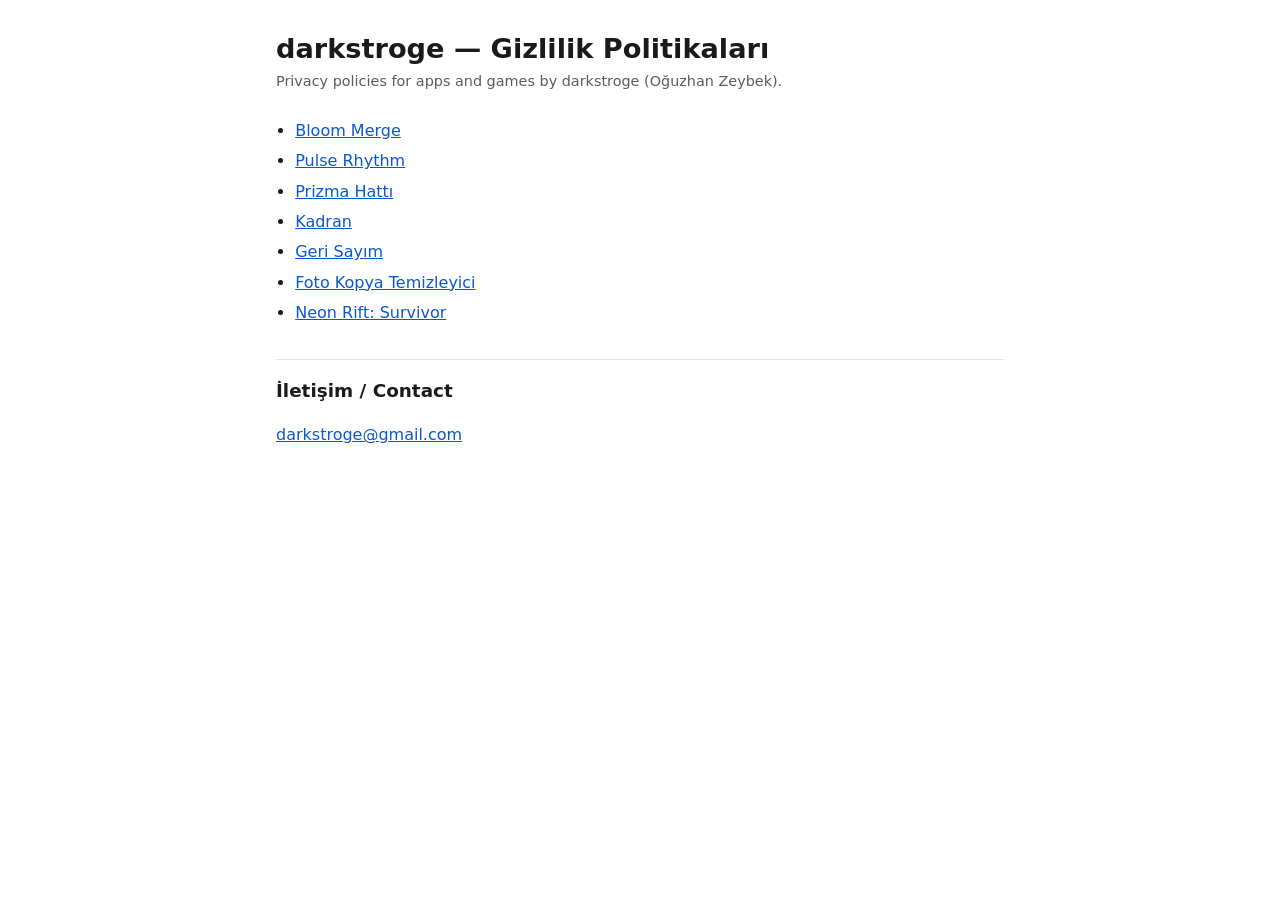
<file: index.html>
<!doctype html>
<html lang="tr"><head><meta charset="utf-8"><meta name="viewport" content="width=device-width,initial-scale=1">
<title>darkstroge — Gizlilik Politikaları</title><link rel="stylesheet" href="style.css"></head>
<body><main>
<h1>darkstroge — Gizlilik Politikaları</h1>
<p class="meta">Privacy policies for apps and games by darkstroge (Oğuzhan Zeybek).</p>
<ul id="apps">
<!-- APPS -->
<li><a href="bloom/">Bloom Merge</a></li>
<li><a href="pulse/">Pulse Rhythm</a></li>
<li><a href="prizma/">Prizma Hattı</a></li>
<li><a href="kadran/">Kadran</a></li>
<li><a href="gerisayim/">Geri Sayım</a></li>
<li><a href="fotokopya/">Foto Kopya Temizleyici</a></li>
<li><a href="neonrift/">Neon Rift: Survivor</a></li>
</ul>
<h2>İletişim / Contact</h2>
<p><a href="mailto:darkstroge@gmail.com">darkstroge@gmail.com</a></p>
</main></body></html>
</file>
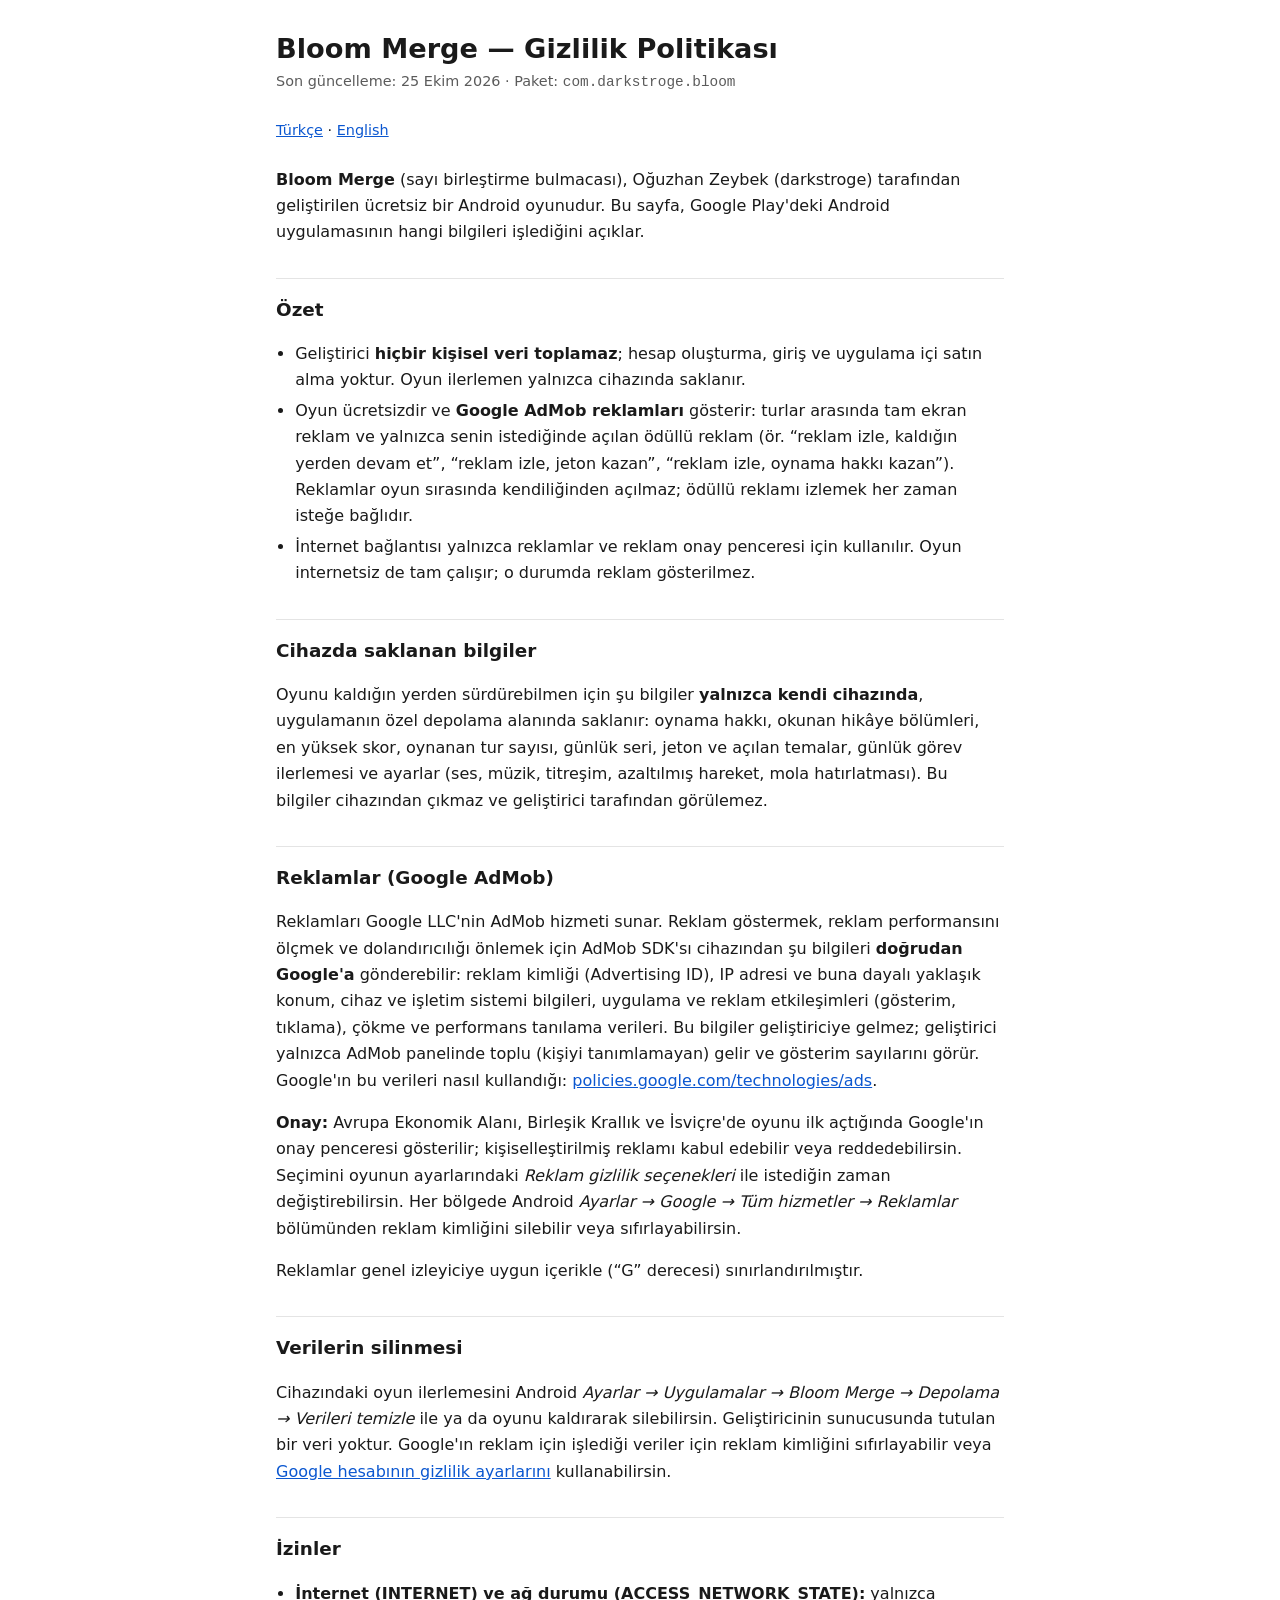
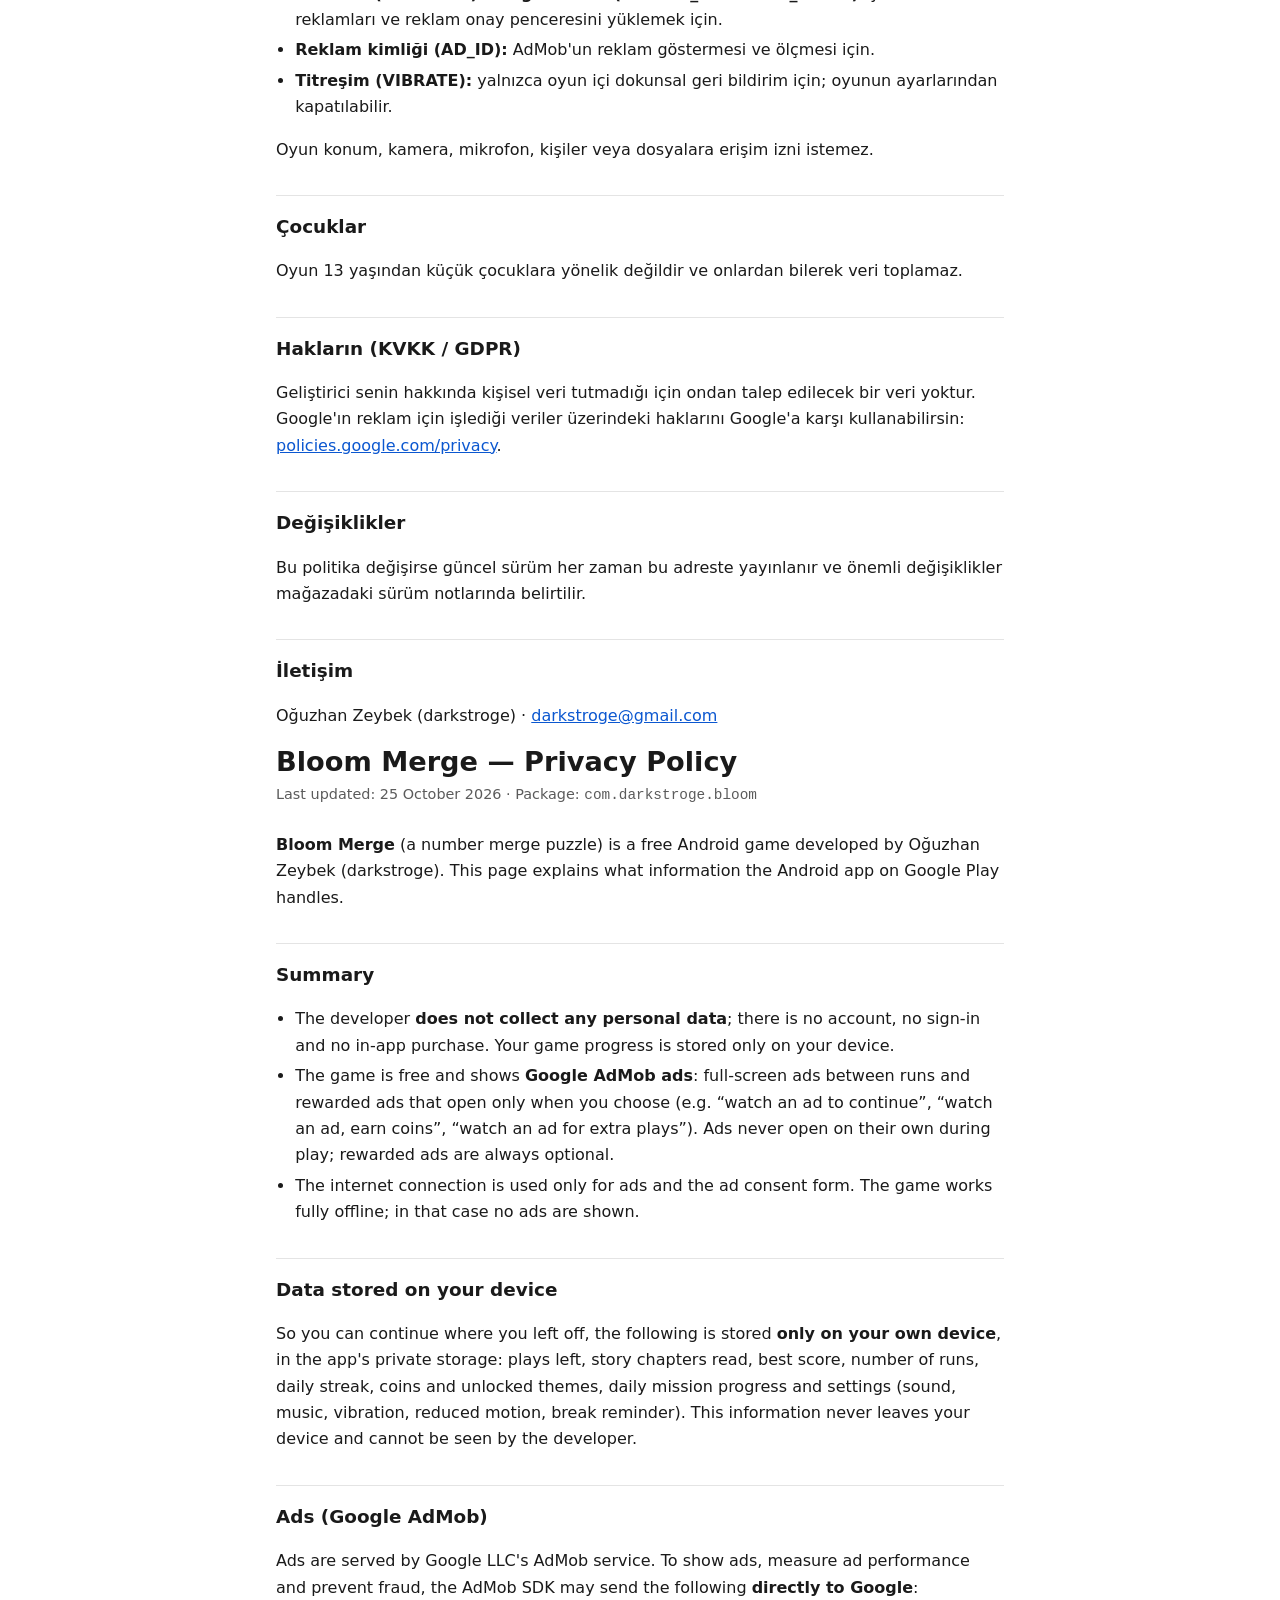
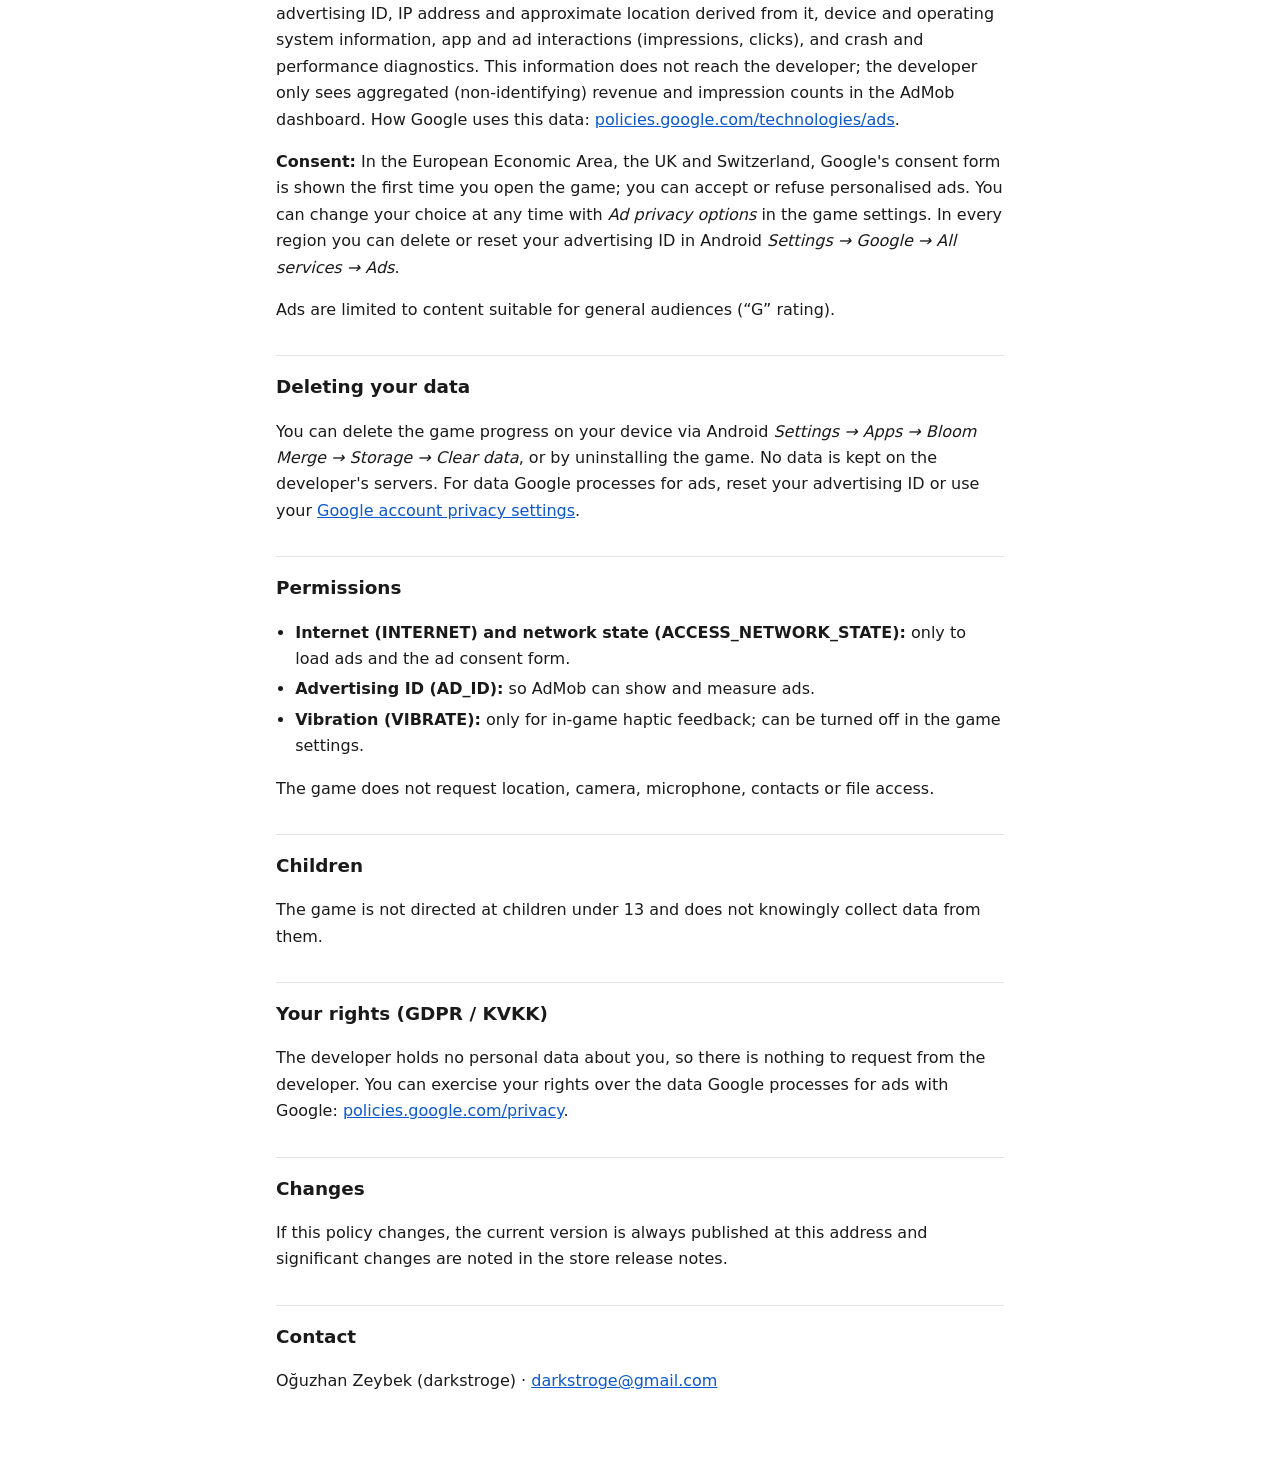
<file: bloom/index.html>
<!doctype html>
<html lang="tr">
<head>
<meta charset="utf-8">
<meta name="viewport" content="width=device-width,initial-scale=1">
<title>Bloom Merge — Gizlilik Politikası / Privacy Policy</title>
<link rel="stylesheet" href="../style.css">
</head>
<body><main>
<h1>Bloom Merge — Gizlilik Politikası</h1>
<p class="meta">Son güncelleme: 25 Ekim 2026 · Paket: <code>com.darkstroge.bloom</code></p>
<nav class="lang"><a href="#tr">Türkçe</a> · <a href="#en">English</a></nav>

<section id="tr" lang="tr">
<p><strong>Bloom Merge</strong> (sayı birleştirme bulmacası), Oğuzhan Zeybek (darkstroge) tarafından geliştirilen ücretsiz bir Android oyunudur. Bu sayfa, Google Play'deki Android uygulamasının hangi bilgileri işlediğini açıklar.</p>

<h2>Özet</h2>
<ul>
<li>Geliştirici <strong>hiçbir kişisel veri toplamaz</strong>; hesap oluşturma, giriş ve uygulama içi satın alma yoktur. Oyun ilerlemen yalnızca cihazında saklanır.</li>
<li>Oyun ücretsizdir ve <strong>Google AdMob reklamları</strong> gösterir: turlar arasında tam ekran reklam ve yalnızca senin istediğinde açılan ödüllü reklam (ör. “reklam izle, kaldığın yerden devam et”, “reklam izle, jeton kazan”, “reklam izle, oynama hakkı kazan”). Reklamlar oyun sırasında kendiliğinden açılmaz; ödüllü reklamı izlemek her zaman isteğe bağlıdır.</li>
<li>İnternet bağlantısı yalnızca reklamlar ve reklam onay penceresi için kullanılır. Oyun internetsiz de tam çalışır; o durumda reklam gösterilmez.</li>
</ul>

<h2>Cihazda saklanan bilgiler</h2>
<p>Oyunu kaldığın yerden sürdürebilmen için şu bilgiler <strong>yalnızca kendi cihazında</strong>, uygulamanın özel depolama alanında saklanır: oynama hakkı, okunan hikâye bölümleri, en yüksek skor, oynanan tur sayısı, günlük seri, jeton ve açılan temalar, günlük görev ilerlemesi ve ayarlar (ses, müzik, titreşim, azaltılmış hareket, mola hatırlatması). Bu bilgiler cihazından çıkmaz ve geliştirici tarafından görülemez.</p>

<h2>Reklamlar (Google AdMob)</h2>
<p>Reklamları Google LLC'nin AdMob hizmeti sunar. Reklam göstermek, reklam performansını ölçmek ve dolandırıcılığı önlemek için AdMob SDK'sı cihazından şu bilgileri <strong>doğrudan Google'a</strong> gönderebilir: reklam kimliği (Advertising ID), IP adresi ve buna dayalı yaklaşık konum, cihaz ve işletim sistemi bilgileri, uygulama ve reklam etkileşimleri (gösterim, tıklama), çökme ve performans tanılama verileri. Bu bilgiler geliştiriciye gelmez; geliştirici yalnızca AdMob panelinde toplu (kişiyi tanımlamayan) gelir ve gösterim sayılarını görür. Google'ın bu verileri nasıl kullandığı: <a href="https://policies.google.com/technologies/ads">policies.google.com/technologies/ads</a>.</p>
<p><strong>Onay:</strong> Avrupa Ekonomik Alanı, Birleşik Krallık ve İsviçre'de oyunu ilk açtığında Google'ın onay penceresi gösterilir; kişiselleştirilmiş reklamı kabul edebilir veya reddedebilirsin. Seçimini oyunun ayarlarındaki <em>Reklam gizlilik seçenekleri</em> ile istediğin zaman değiştirebilirsin. Her bölgede Android <em>Ayarlar → Google → Tüm hizmetler → Reklamlar</em> bölümünden reklam kimliğini silebilir veya sıfırlayabilirsin.</p>
<p>Reklamlar genel izleyiciye uygun içerikle (“G” derecesi) sınırlandırılmıştır.</p>

<h2>Verilerin silinmesi</h2>
<p>Cihazındaki oyun ilerlemesini Android <em>Ayarlar → Uygulamalar → Bloom Merge → Depolama → Verileri temizle</em> ile ya da oyunu kaldırarak silebilirsin. Geliştiricinin sunucusunda tutulan bir veri yoktur. Google'ın reklam için işlediği veriler için reklam kimliğini sıfırlayabilir veya <a href="https://myaccount.google.com/data-and-privacy">Google hesabının gizlilik ayarlarını</a> kullanabilirsin.</p>

<h2>İzinler</h2>
<ul>
<li><strong>İnternet (INTERNET) ve ağ durumu (ACCESS_NETWORK_STATE):</strong> yalnızca reklamları ve reklam onay penceresini yüklemek için.</li>
<li><strong>Reklam kimliği (AD_ID):</strong> AdMob'un reklam göstermesi ve ölçmesi için.</li>
<li><strong>Titreşim (VIBRATE):</strong> yalnızca oyun içi dokunsal geri bildirim için; oyunun ayarlarından kapatılabilir.</li>
</ul>
<p>Oyun konum, kamera, mikrofon, kişiler veya dosyalara erişim izni istemez.</p>

<h2>Çocuklar</h2>
<p>Oyun 13 yaşından küçük çocuklara yönelik değildir ve onlardan bilerek veri toplamaz.</p>

<h2>Hakların (KVKK / GDPR)</h2>
<p>Geliştirici senin hakkında kişisel veri tutmadığı için ondan talep edilecek bir veri yoktur. Google'ın reklam için işlediği veriler üzerindeki haklarını Google'a karşı kullanabilirsin: <a href="https://policies.google.com/privacy">policies.google.com/privacy</a>.</p>

<h2>Değişiklikler</h2>
<p>Bu politika değişirse güncel sürüm her zaman bu adreste yayınlanır ve önemli değişiklikler mağazadaki sürüm notlarında belirtilir.</p>

<h2>İletişim</h2>
<p>Oğuzhan Zeybek (darkstroge) · <a href="mailto:darkstroge@gmail.com">darkstroge@gmail.com</a></p>
</section>

<section id="en" lang="en">
<h1>Bloom Merge — Privacy Policy</h1>
<p class="meta">Last updated: 25 October 2026 · Package: <code>com.darkstroge.bloom</code></p>
<p><strong>Bloom Merge</strong> (a number merge puzzle) is a free Android game developed by Oğuzhan Zeybek (darkstroge). This page explains what information the Android app on Google Play handles.</p>

<h2>Summary</h2>
<ul>
<li>The developer <strong>does not collect any personal data</strong>; there is no account, no sign-in and no in-app purchase. Your game progress is stored only on your device.</li>
<li>The game is free and shows <strong>Google AdMob ads</strong>: full-screen ads between runs and rewarded ads that open only when you choose (e.g. “watch an ad to continue”, “watch an ad, earn coins”, “watch an ad for extra plays”). Ads never open on their own during play; rewarded ads are always optional.</li>
<li>The internet connection is used only for ads and the ad consent form. The game works fully offline; in that case no ads are shown.</li>
</ul>

<h2>Data stored on your device</h2>
<p>So you can continue where you left off, the following is stored <strong>only on your own device</strong>, in the app's private storage: plays left, story chapters read, best score, number of runs, daily streak, coins and unlocked themes, daily mission progress and settings (sound, music, vibration, reduced motion, break reminder). This information never leaves your device and cannot be seen by the developer.</p>

<h2>Ads (Google AdMob)</h2>
<p>Ads are served by Google LLC's AdMob service. To show ads, measure ad performance and prevent fraud, the AdMob SDK may send the following <strong>directly to Google</strong>: advertising ID, IP address and approximate location derived from it, device and operating system information, app and ad interactions (impressions, clicks), and crash and performance diagnostics. This information does not reach the developer; the developer only sees aggregated (non-identifying) revenue and impression counts in the AdMob dashboard. How Google uses this data: <a href="https://policies.google.com/technologies/ads">policies.google.com/technologies/ads</a>.</p>
<p><strong>Consent:</strong> In the European Economic Area, the UK and Switzerland, Google's consent form is shown the first time you open the game; you can accept or refuse personalised ads. You can change your choice at any time with <em>Ad privacy options</em> in the game settings. In every region you can delete or reset your advertising ID in Android <em>Settings → Google → All services → Ads</em>.</p>
<p>Ads are limited to content suitable for general audiences (“G” rating).</p>

<h2>Deleting your data</h2>
<p>You can delete the game progress on your device via Android <em>Settings → Apps → Bloom Merge → Storage → Clear data</em>, or by uninstalling the game. No data is kept on the developer's servers. For data Google processes for ads, reset your advertising ID or use your <a href="https://myaccount.google.com/data-and-privacy">Google account privacy settings</a>.</p>

<h2>Permissions</h2>
<ul>
<li><strong>Internet (INTERNET) and network state (ACCESS_NETWORK_STATE):</strong> only to load ads and the ad consent form.</li>
<li><strong>Advertising ID (AD_ID):</strong> so AdMob can show and measure ads.</li>
<li><strong>Vibration (VIBRATE):</strong> only for in-game haptic feedback; can be turned off in the game settings.</li>
</ul>
<p>The game does not request location, camera, microphone, contacts or file access.</p>

<h2>Children</h2>
<p>The game is not directed at children under 13 and does not knowingly collect data from them.</p>

<h2>Your rights (GDPR / KVKK)</h2>
<p>The developer holds no personal data about you, so there is nothing to request from the developer. You can exercise your rights over the data Google processes for ads with Google: <a href="https://policies.google.com/privacy">policies.google.com/privacy</a>.</p>

<h2>Changes</h2>
<p>If this policy changes, the current version is always published at this address and significant changes are noted in the store release notes.</p>

<h2>Contact</h2>
<p>Oğuzhan Zeybek (darkstroge) · <a href="mailto:darkstroge@gmail.com">darkstroge@gmail.com</a></p>
</section>
</main></body>
</html>
</file>
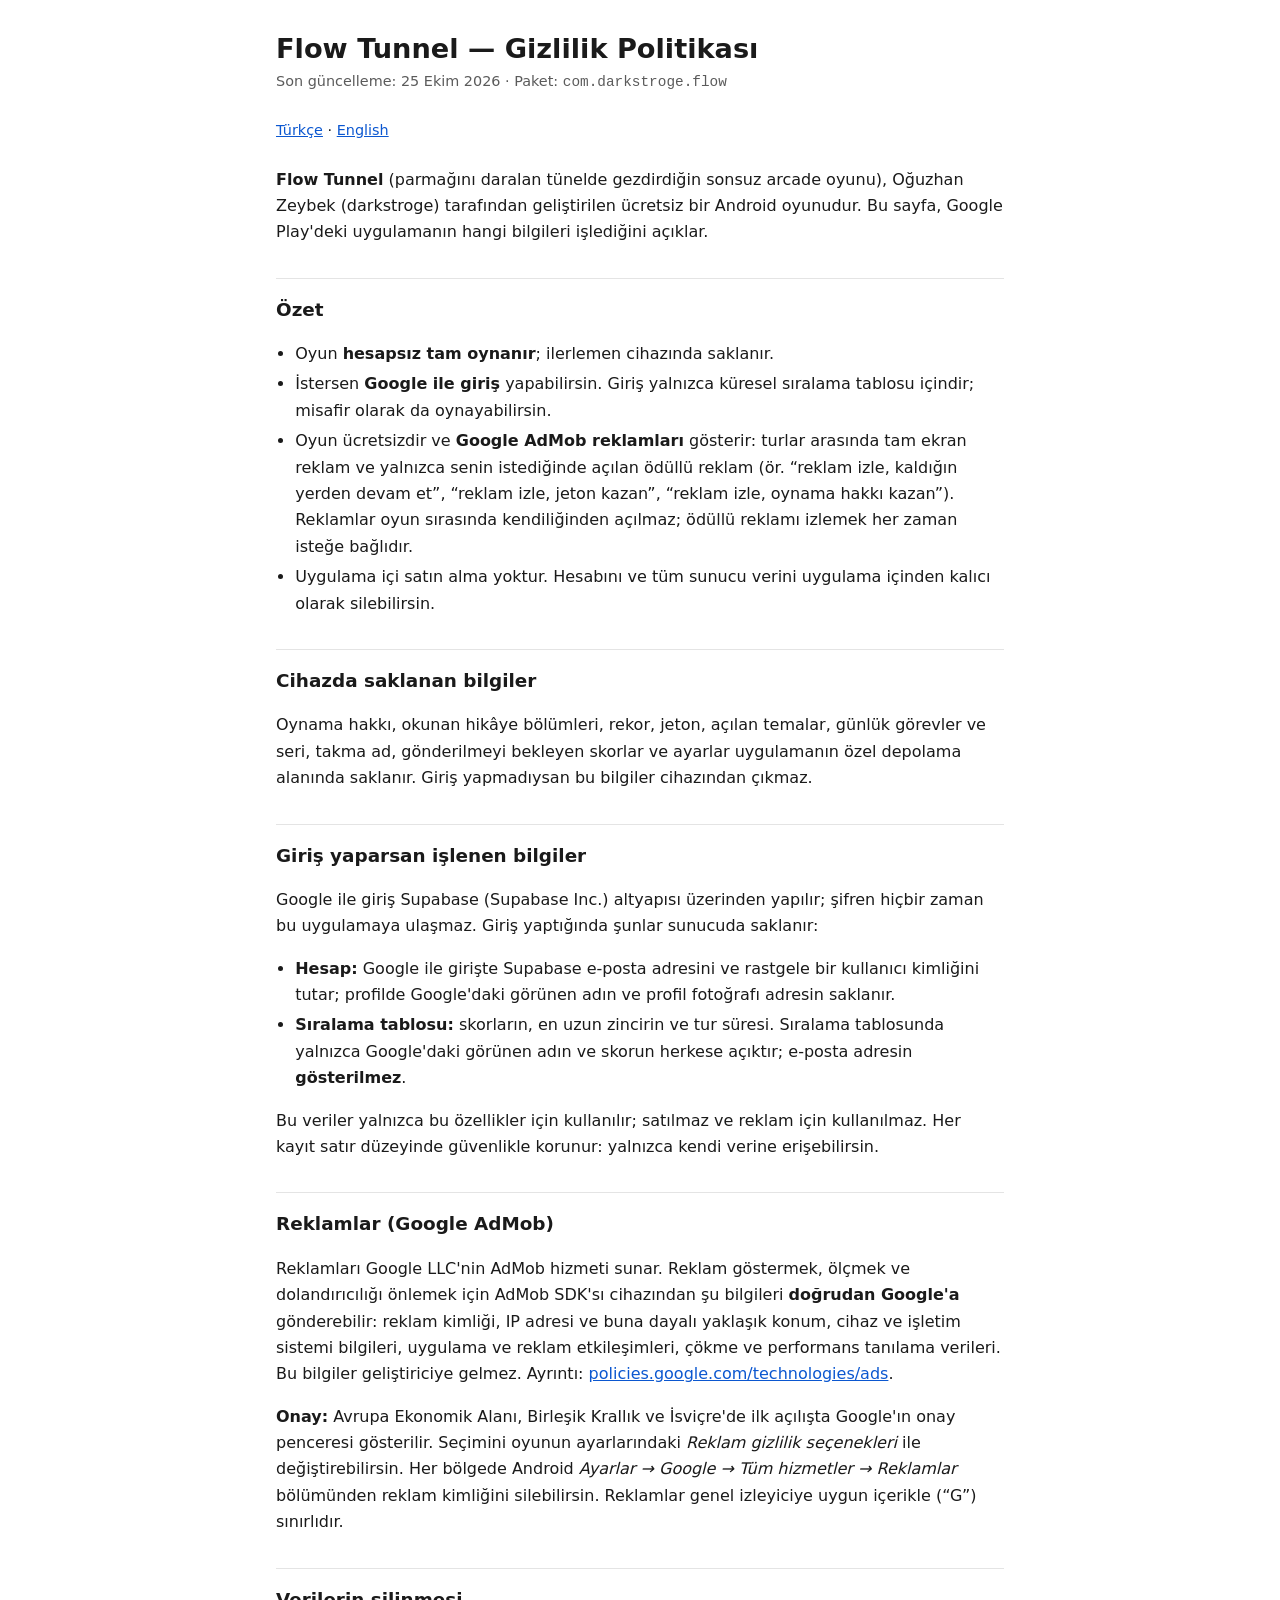
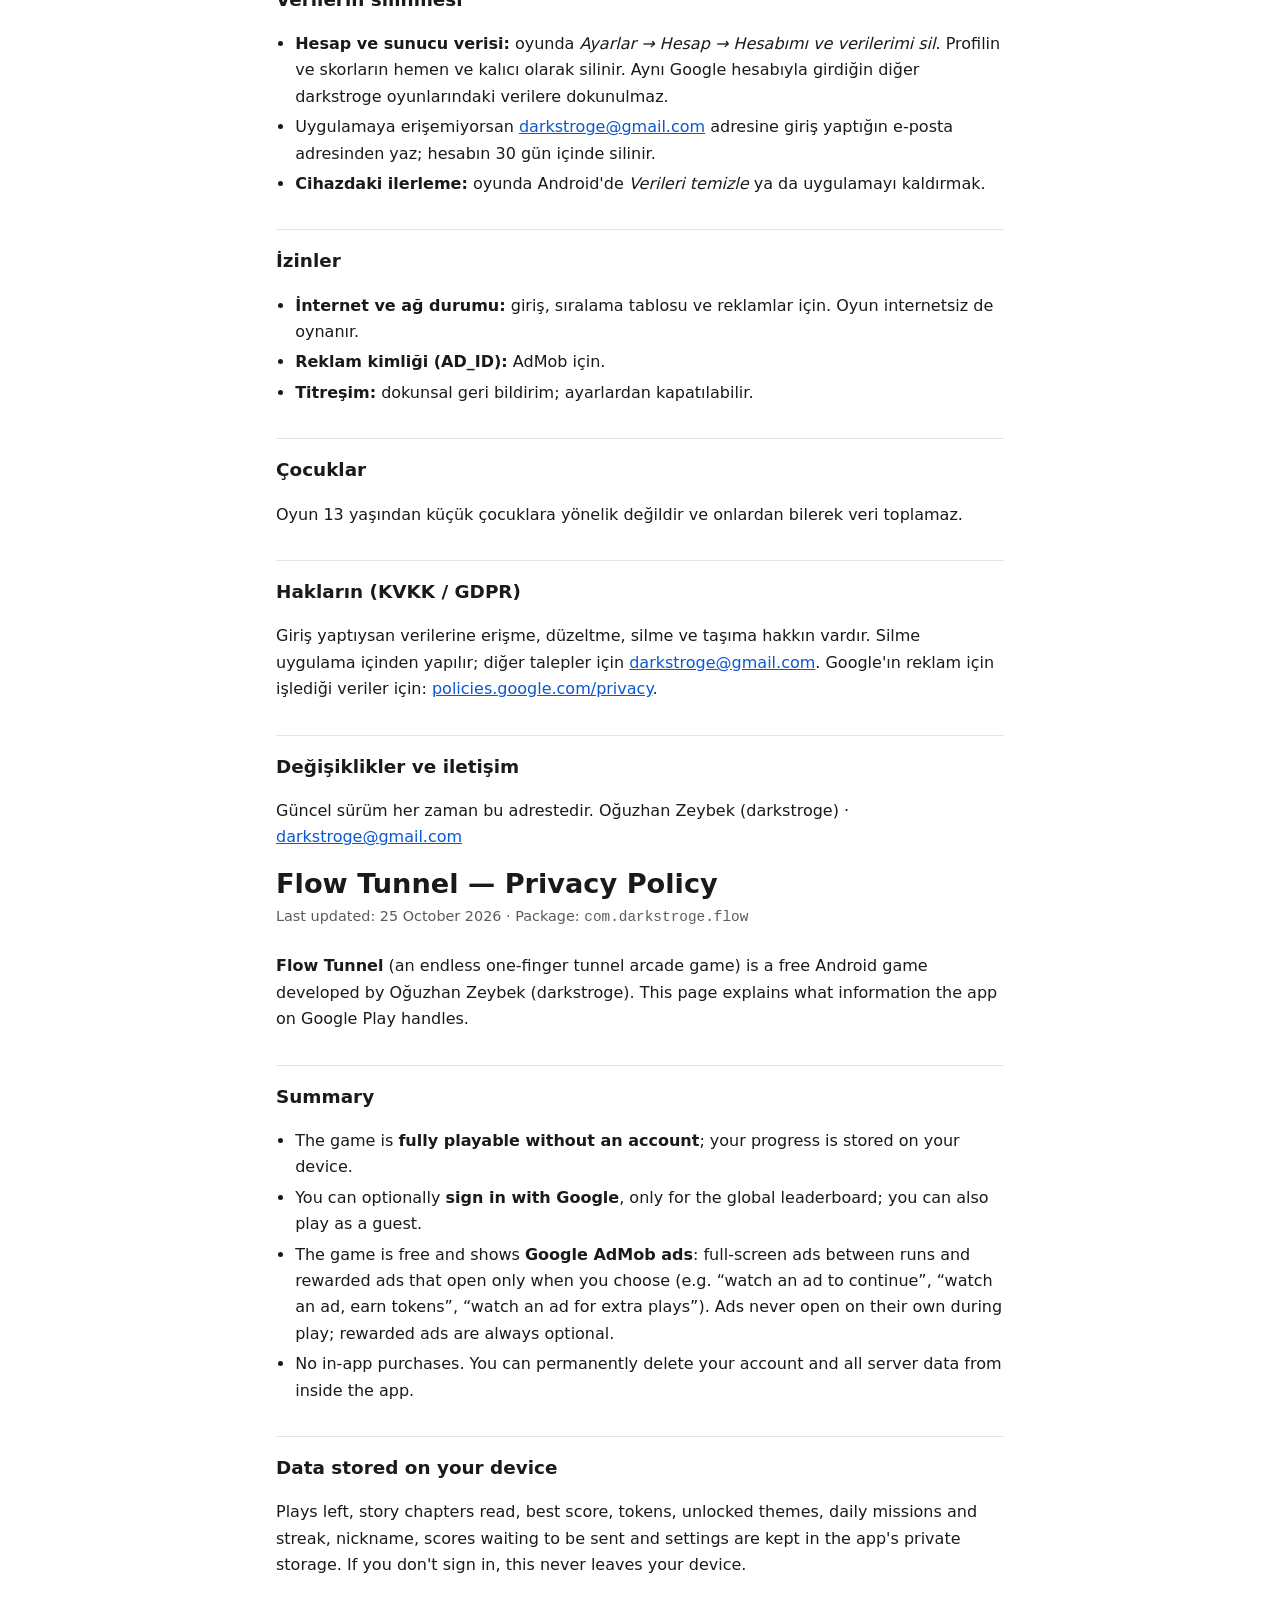
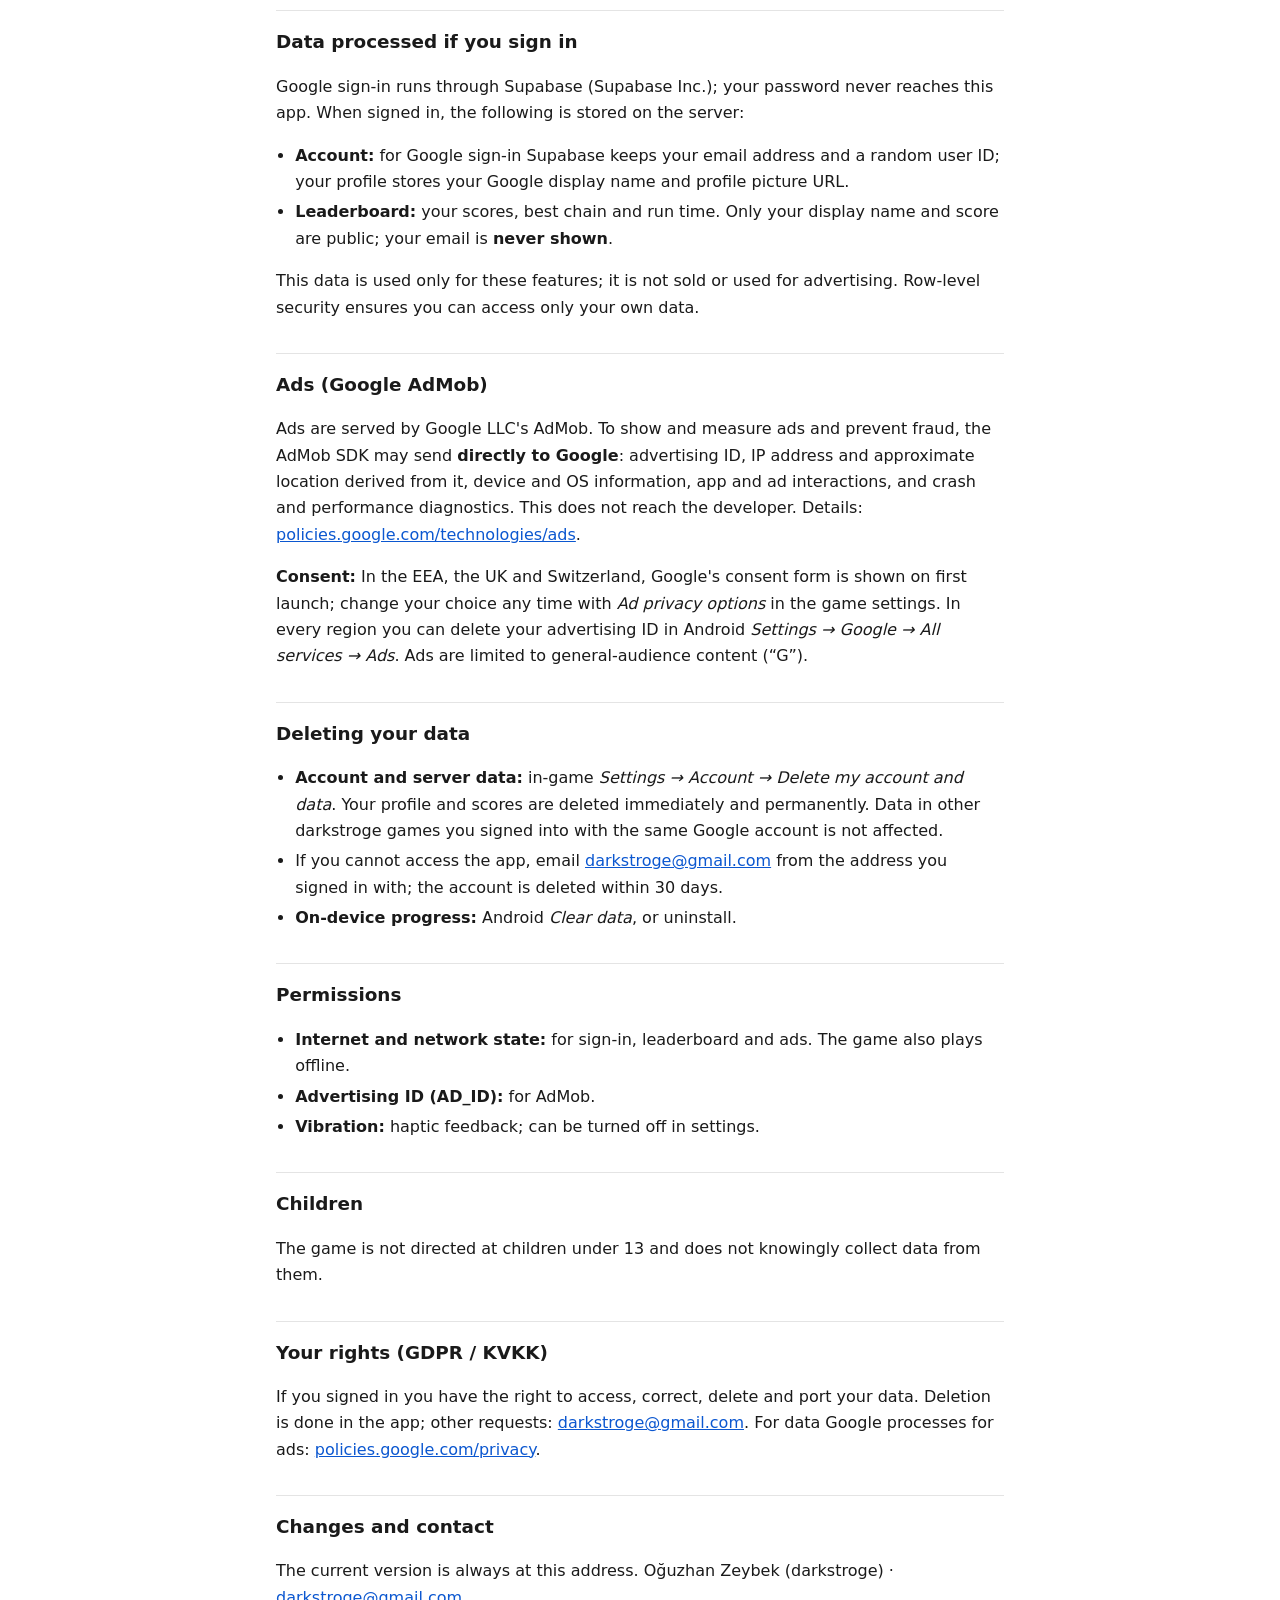
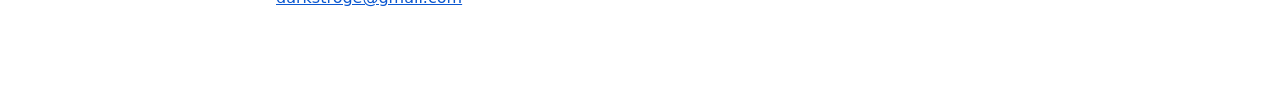
<file: flow/index.html>
<!doctype html>
<html lang="tr">
<head>
<meta charset="utf-8">
<meta name="viewport" content="width=device-width,initial-scale=1">
<title>Flow Tunnel — Gizlilik Politikası / Privacy Policy</title>
<link rel="stylesheet" href="../style.css">
</head>
<body><main>
<h1>Flow Tunnel — Gizlilik Politikası</h1>
<p class="meta">Son güncelleme: 25 Ekim 2026 · Paket: <code>com.darkstroge.flow</code></p>
<nav class="lang"><a href="#tr">Türkçe</a> · <a href="#en">English</a></nav>

<section id="tr" lang="tr">
<p><strong>Flow Tunnel</strong> (parmağını daralan tünelde gezdirdiğin sonsuz arcade oyunu), Oğuzhan Zeybek (darkstroge) tarafından geliştirilen ücretsiz bir Android oyunudur. Bu sayfa, Google Play'deki uygulamanın hangi bilgileri işlediğini açıklar.</p>

<h2>Özet</h2>
<ul>
<li>Oyun <strong>hesapsız tam oynanır</strong>; ilerlemen cihazında saklanır.</li>
<li>İstersen <strong>Google ile giriş</strong> yapabilirsin. Giriş yalnızca küresel sıralama tablosu içindir; misafir olarak da oynayabilirsin.</li>
<li>Oyun ücretsizdir ve <strong>Google AdMob reklamları</strong> gösterir: turlar arasında tam ekran reklam ve yalnızca senin istediğinde açılan ödüllü reklam (ör. “reklam izle, kaldığın yerden devam et”, “reklam izle, jeton kazan”, “reklam izle, oynama hakkı kazan”). Reklamlar oyun sırasında kendiliğinden açılmaz; ödüllü reklamı izlemek her zaman isteğe bağlıdır.</li>
<li>Uygulama içi satın alma yoktur. Hesabını ve tüm sunucu verini uygulama içinden kalıcı olarak silebilirsin.</li>
</ul>

<h2>Cihazda saklanan bilgiler</h2>
<p>Oynama hakkı, okunan hikâye bölümleri, rekor, jeton, açılan temalar, günlük görevler ve seri, takma ad, gönderilmeyi bekleyen skorlar ve ayarlar uygulamanın özel depolama alanında saklanır. Giriş yapmadıysan bu bilgiler cihazından çıkmaz.</p>

<h2>Giriş yaparsan işlenen bilgiler</h2>
<p>Google ile giriş Supabase (Supabase Inc.) altyapısı üzerinden yapılır; şifren hiçbir zaman bu uygulamaya ulaşmaz. Giriş yaptığında şunlar sunucuda saklanır:</p>
<ul>
<li><strong>Hesap:</strong> Google ile girişte Supabase e-posta adresini ve rastgele bir kullanıcı kimliğini tutar; profilde Google'daki görünen adın ve profil fotoğrafı adresin saklanır.</li>
<li><strong>Sıralama tablosu:</strong> skorların, en uzun zincirin ve tur süresi. Sıralama tablosunda yalnızca Google'daki görünen adın ve skorun herkese açıktır; e-posta adresin <strong>gösterilmez</strong>.</li>
</ul>
<p>Bu veriler yalnızca bu özellikler için kullanılır; satılmaz ve reklam için kullanılmaz. Her kayıt satır düzeyinde güvenlikle korunur: yalnızca kendi verine erişebilirsin.</p>

<h2>Reklamlar (Google AdMob)</h2>
<p>Reklamları Google LLC'nin AdMob hizmeti sunar. Reklam göstermek, ölçmek ve dolandırıcılığı önlemek için AdMob SDK'sı cihazından şu bilgileri <strong>doğrudan Google'a</strong> gönderebilir: reklam kimliği, IP adresi ve buna dayalı yaklaşık konum, cihaz ve işletim sistemi bilgileri, uygulama ve reklam etkileşimleri, çökme ve performans tanılama verileri. Bu bilgiler geliştiriciye gelmez. Ayrıntı: <a href="https://policies.google.com/technologies/ads">policies.google.com/technologies/ads</a>.</p>
<p><strong>Onay:</strong> Avrupa Ekonomik Alanı, Birleşik Krallık ve İsviçre'de ilk açılışta Google'ın onay penceresi gösterilir. Seçimini oyunun ayarlarındaki <em>Reklam gizlilik seçenekleri</em> ile değiştirebilirsin. Her bölgede Android <em>Ayarlar → Google → Tüm hizmetler → Reklamlar</em> bölümünden reklam kimliğini silebilirsin. Reklamlar genel izleyiciye uygun içerikle (“G”) sınırlıdır.</p>

<h2>Verilerin silinmesi</h2>
<ul>
<li><strong>Hesap ve sunucu verisi:</strong> oyunda <em>Ayarlar → Hesap → Hesabımı ve verilerimi sil</em>. Profilin ve skorların hemen ve kalıcı olarak silinir. Aynı Google hesabıyla girdiğin diğer darkstroge oyunlarındaki verilere dokunulmaz.</li>
<li>Uygulamaya erişemiyorsan <a href="mailto:darkstroge@gmail.com?subject=Flow%20Tunnel%20hesap%20silme">darkstroge@gmail.com</a> adresine giriş yaptığın e-posta adresinden yaz; hesabın 30 gün içinde silinir.</li>
<li><strong>Cihazdaki ilerleme:</strong> oyunda Android'de <em>Verileri temizle</em> ya da uygulamayı kaldırmak.</li>
</ul>

<h2>İzinler</h2>
<ul>
<li><strong>İnternet ve ağ durumu:</strong> giriş, sıralama tablosu ve reklamlar için. Oyun internetsiz de oynanır.</li>
<li><strong>Reklam kimliği (AD_ID):</strong> AdMob için.</li>
<li><strong>Titreşim:</strong> dokunsal geri bildirim; ayarlardan kapatılabilir.</li>
</ul>

<h2>Çocuklar</h2>
<p>Oyun 13 yaşından küçük çocuklara yönelik değildir ve onlardan bilerek veri toplamaz.</p>

<h2>Hakların (KVKK / GDPR)</h2>
<p>Giriş yaptıysan verilerine erişme, düzeltme, silme ve taşıma hakkın vardır. Silme uygulama içinden yapılır; diğer talepler için <a href="mailto:darkstroge@gmail.com">darkstroge@gmail.com</a>. Google'ın reklam için işlediği veriler için: <a href="https://policies.google.com/privacy">policies.google.com/privacy</a>.</p>

<h2>Değişiklikler ve iletişim</h2>
<p>Güncel sürüm her zaman bu adrestedir. Oğuzhan Zeybek (darkstroge) · <a href="mailto:darkstroge@gmail.com">darkstroge@gmail.com</a></p>
</section>

<section id="en" lang="en">
<h1>Flow Tunnel — Privacy Policy</h1>
<p class="meta">Last updated: 25 October 2026 · Package: <code>com.darkstroge.flow</code></p>
<p><strong>Flow Tunnel</strong> (an endless one-finger tunnel arcade game) is a free Android game developed by Oğuzhan Zeybek (darkstroge). This page explains what information the app on Google Play handles.</p>

<h2>Summary</h2>
<ul>
<li>The game is <strong>fully playable without an account</strong>; your progress is stored on your device.</li>
<li>You can optionally <strong>sign in with Google</strong>, only for the global leaderboard; you can also play as a guest.</li>
<li>The game is free and shows <strong>Google AdMob ads</strong>: full-screen ads between runs and rewarded ads that open only when you choose (e.g. “watch an ad to continue”, “watch an ad, earn tokens”, “watch an ad for extra plays”). Ads never open on their own during play; rewarded ads are always optional.</li>
<li>No in-app purchases. You can permanently delete your account and all server data from inside the app.</li>
</ul>

<h2>Data stored on your device</h2>
<p>Plays left, story chapters read, best score, tokens, unlocked themes, daily missions and streak, nickname, scores waiting to be sent and settings are kept in the app's private storage. If you don't sign in, this never leaves your device.</p>

<h2>Data processed if you sign in</h2>
<p>Google sign-in runs through Supabase (Supabase Inc.); your password never reaches this app. When signed in, the following is stored on the server:</p>
<ul>
<li><strong>Account:</strong> for Google sign-in Supabase keeps your email address and a random user ID; your profile stores your Google display name and profile picture URL.</li>
<li><strong>Leaderboard:</strong> your scores, best chain and run time. Only your display name and score are public; your email is <strong>never shown</strong>.</li>
</ul>
<p>This data is used only for these features; it is not sold or used for advertising. Row-level security ensures you can access only your own data.</p>

<h2>Ads (Google AdMob)</h2>
<p>Ads are served by Google LLC's AdMob. To show and measure ads and prevent fraud, the AdMob SDK may send <strong>directly to Google</strong>: advertising ID, IP address and approximate location derived from it, device and OS information, app and ad interactions, and crash and performance diagnostics. This does not reach the developer. Details: <a href="https://policies.google.com/technologies/ads">policies.google.com/technologies/ads</a>.</p>
<p><strong>Consent:</strong> In the EEA, the UK and Switzerland, Google's consent form is shown on first launch; change your choice any time with <em>Ad privacy options</em> in the game settings. In every region you can delete your advertising ID in Android <em>Settings → Google → All services → Ads</em>. Ads are limited to general-audience content (“G”).</p>

<h2>Deleting your data</h2>
<ul>
<li><strong>Account and server data:</strong> in-game <em>Settings → Account → Delete my account and data</em>. Your profile and scores are deleted immediately and permanently. Data in other darkstroge games you signed into with the same Google account is not affected.</li>
<li>If you cannot access the app, email <a href="mailto:darkstroge@gmail.com?subject=Flow%20Tunnel%20account%20deletion">darkstroge@gmail.com</a> from the address you signed in with; the account is deleted within 30 days.</li>
<li><strong>On-device progress:</strong> Android <em>Clear data</em>, or uninstall.</li>
</ul>

<h2>Permissions</h2>
<ul>
<li><strong>Internet and network state:</strong> for sign-in, leaderboard and ads. The game also plays offline.</li>
<li><strong>Advertising ID (AD_ID):</strong> for AdMob.</li>
<li><strong>Vibration:</strong> haptic feedback; can be turned off in settings.</li>
</ul>

<h2>Children</h2>
<p>The game is not directed at children under 13 and does not knowingly collect data from them.</p>

<h2>Your rights (GDPR / KVKK)</h2>
<p>If you signed in you have the right to access, correct, delete and port your data. Deletion is done in the app; other requests: <a href="mailto:darkstroge@gmail.com">darkstroge@gmail.com</a>. For data Google processes for ads: <a href="https://policies.google.com/privacy">policies.google.com/privacy</a>.</p>

<h2>Changes and contact</h2>
<p>The current version is always at this address. Oğuzhan Zeybek (darkstroge) · <a href="mailto:darkstroge@gmail.com">darkstroge@gmail.com</a></p>
</section>
</main></body>
</html>
</file>
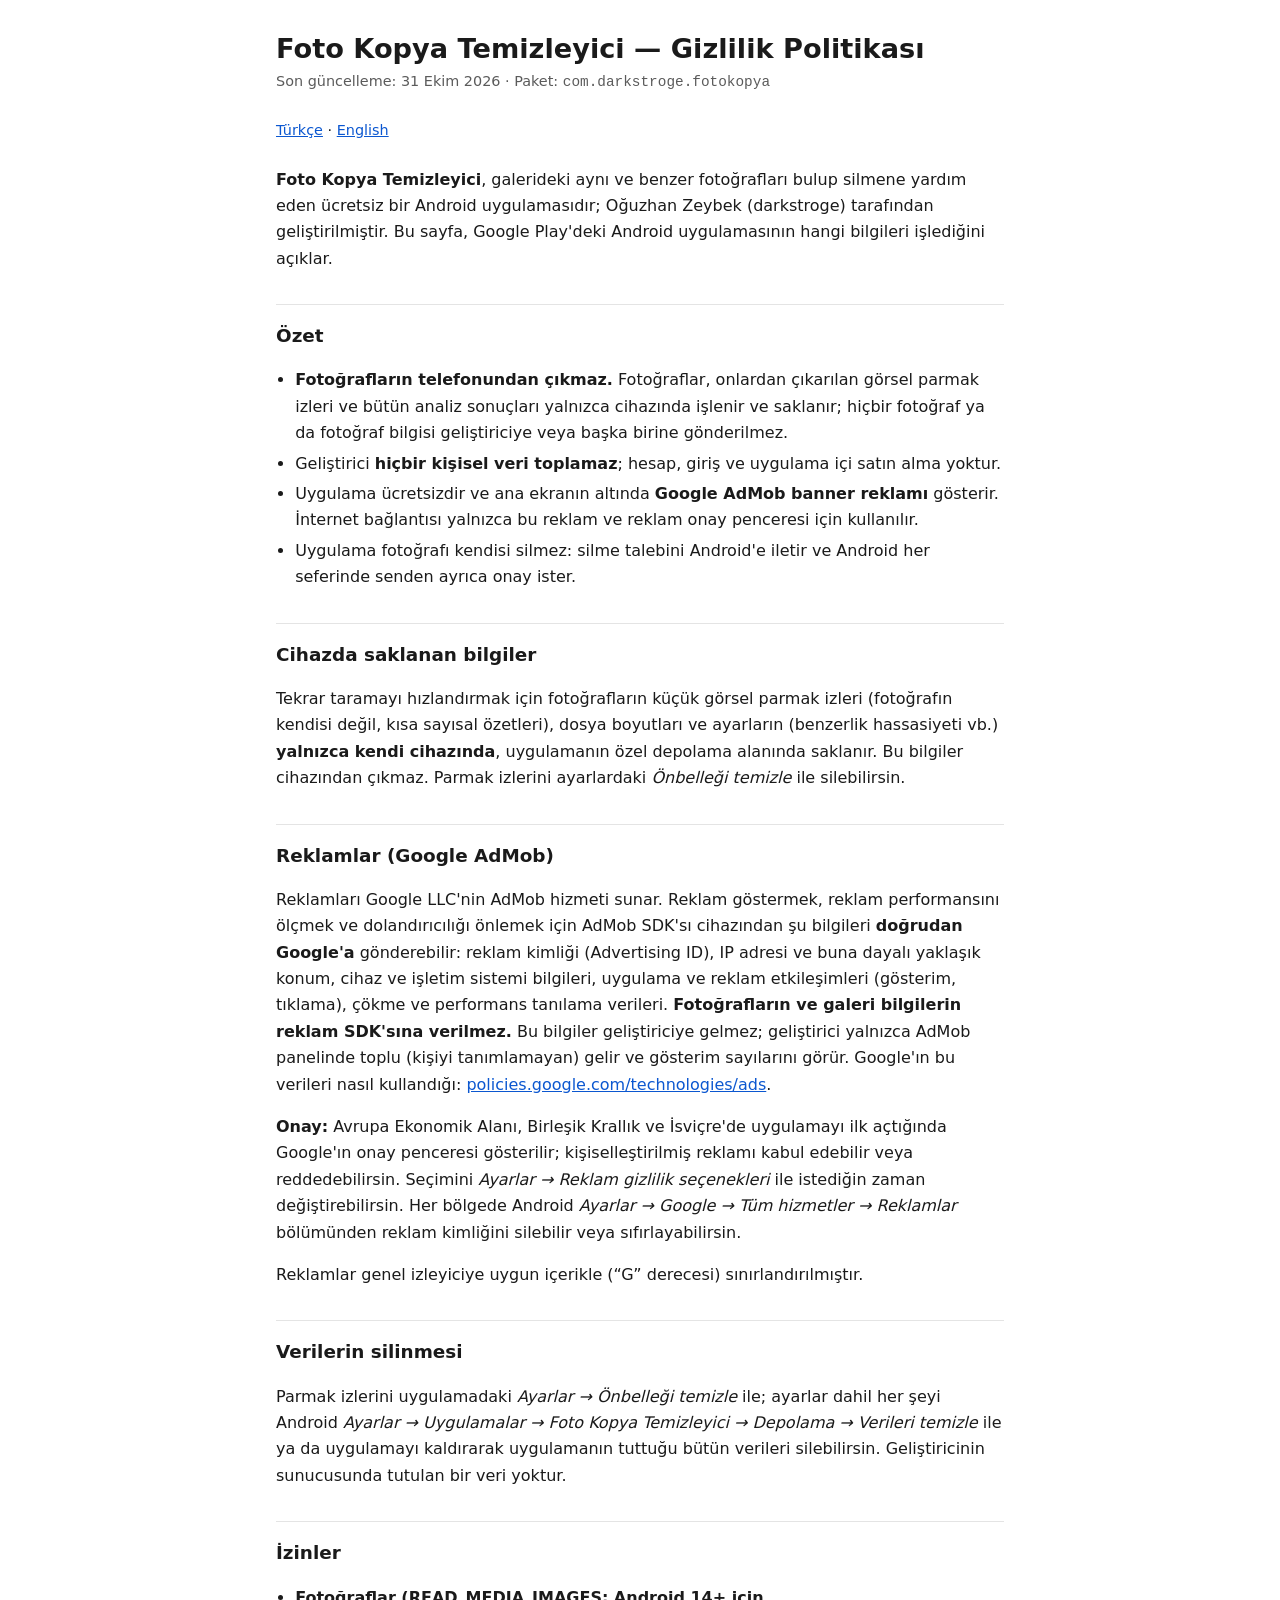
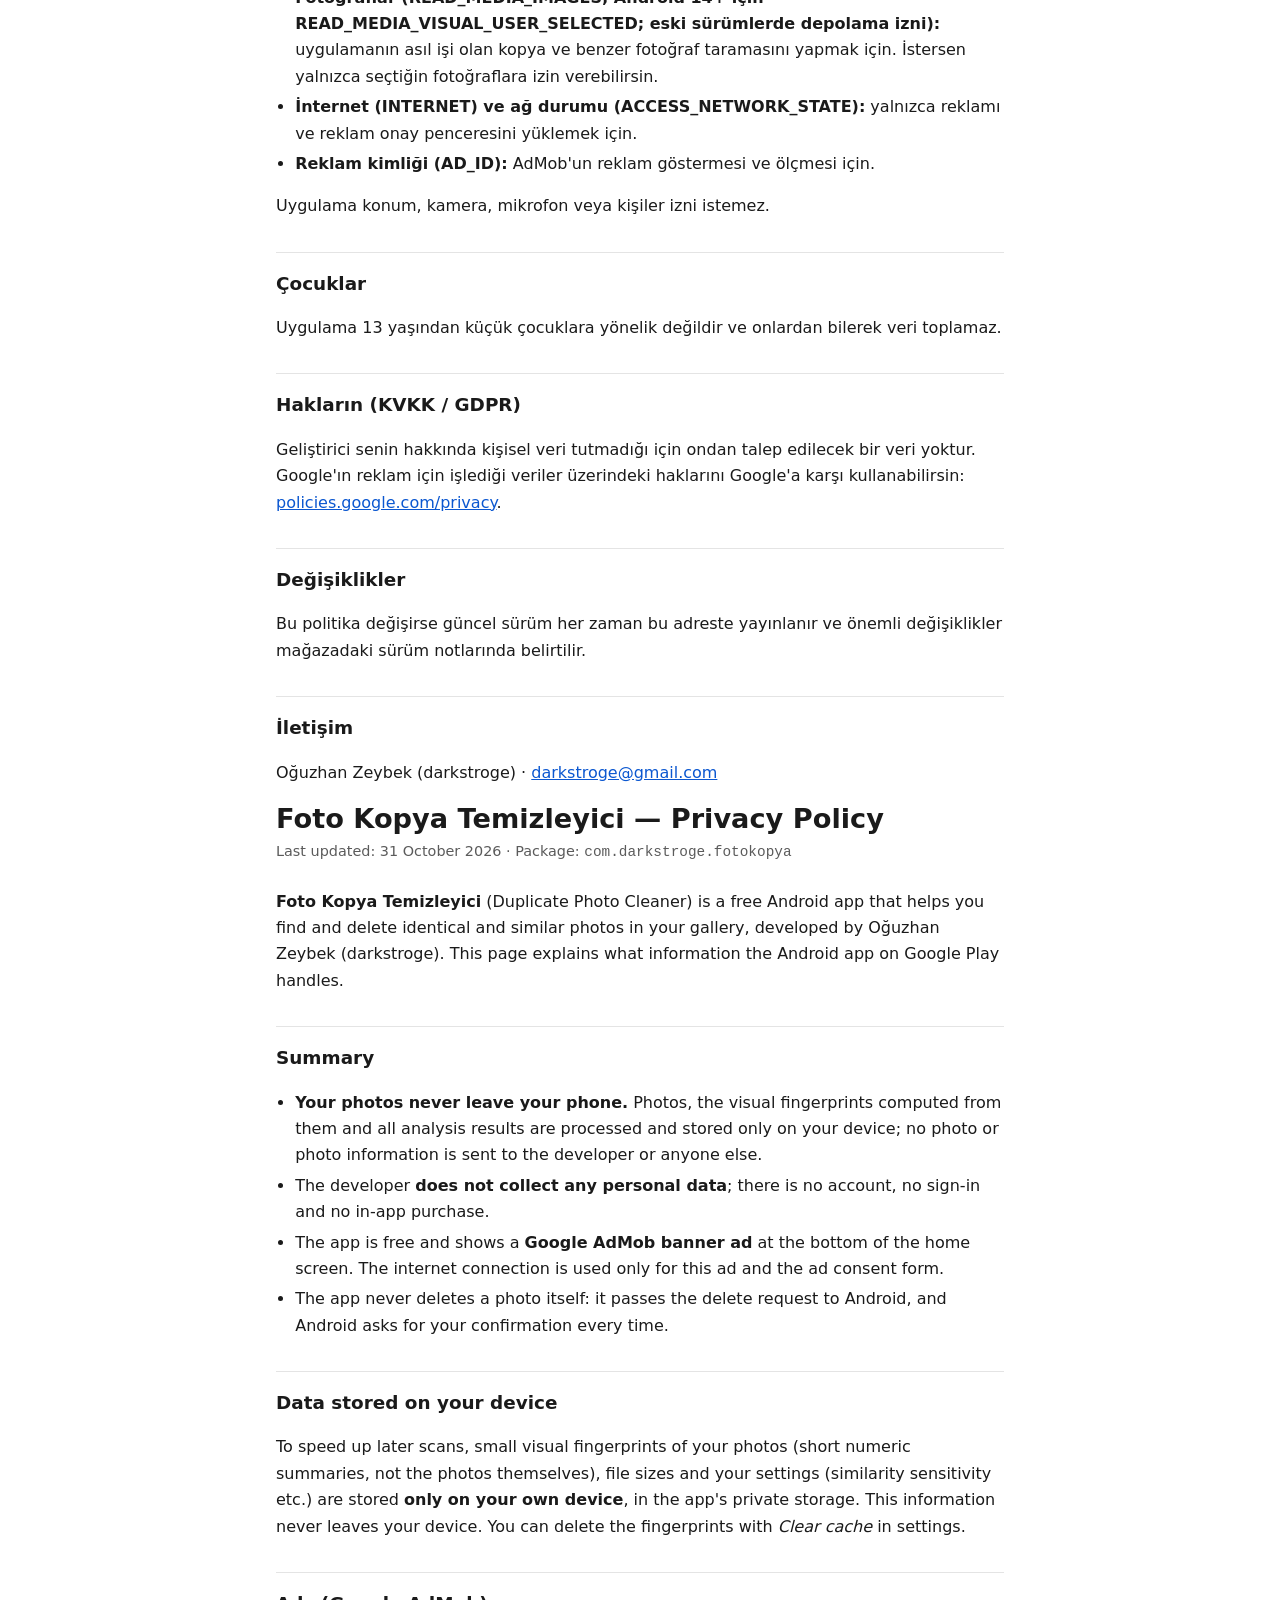
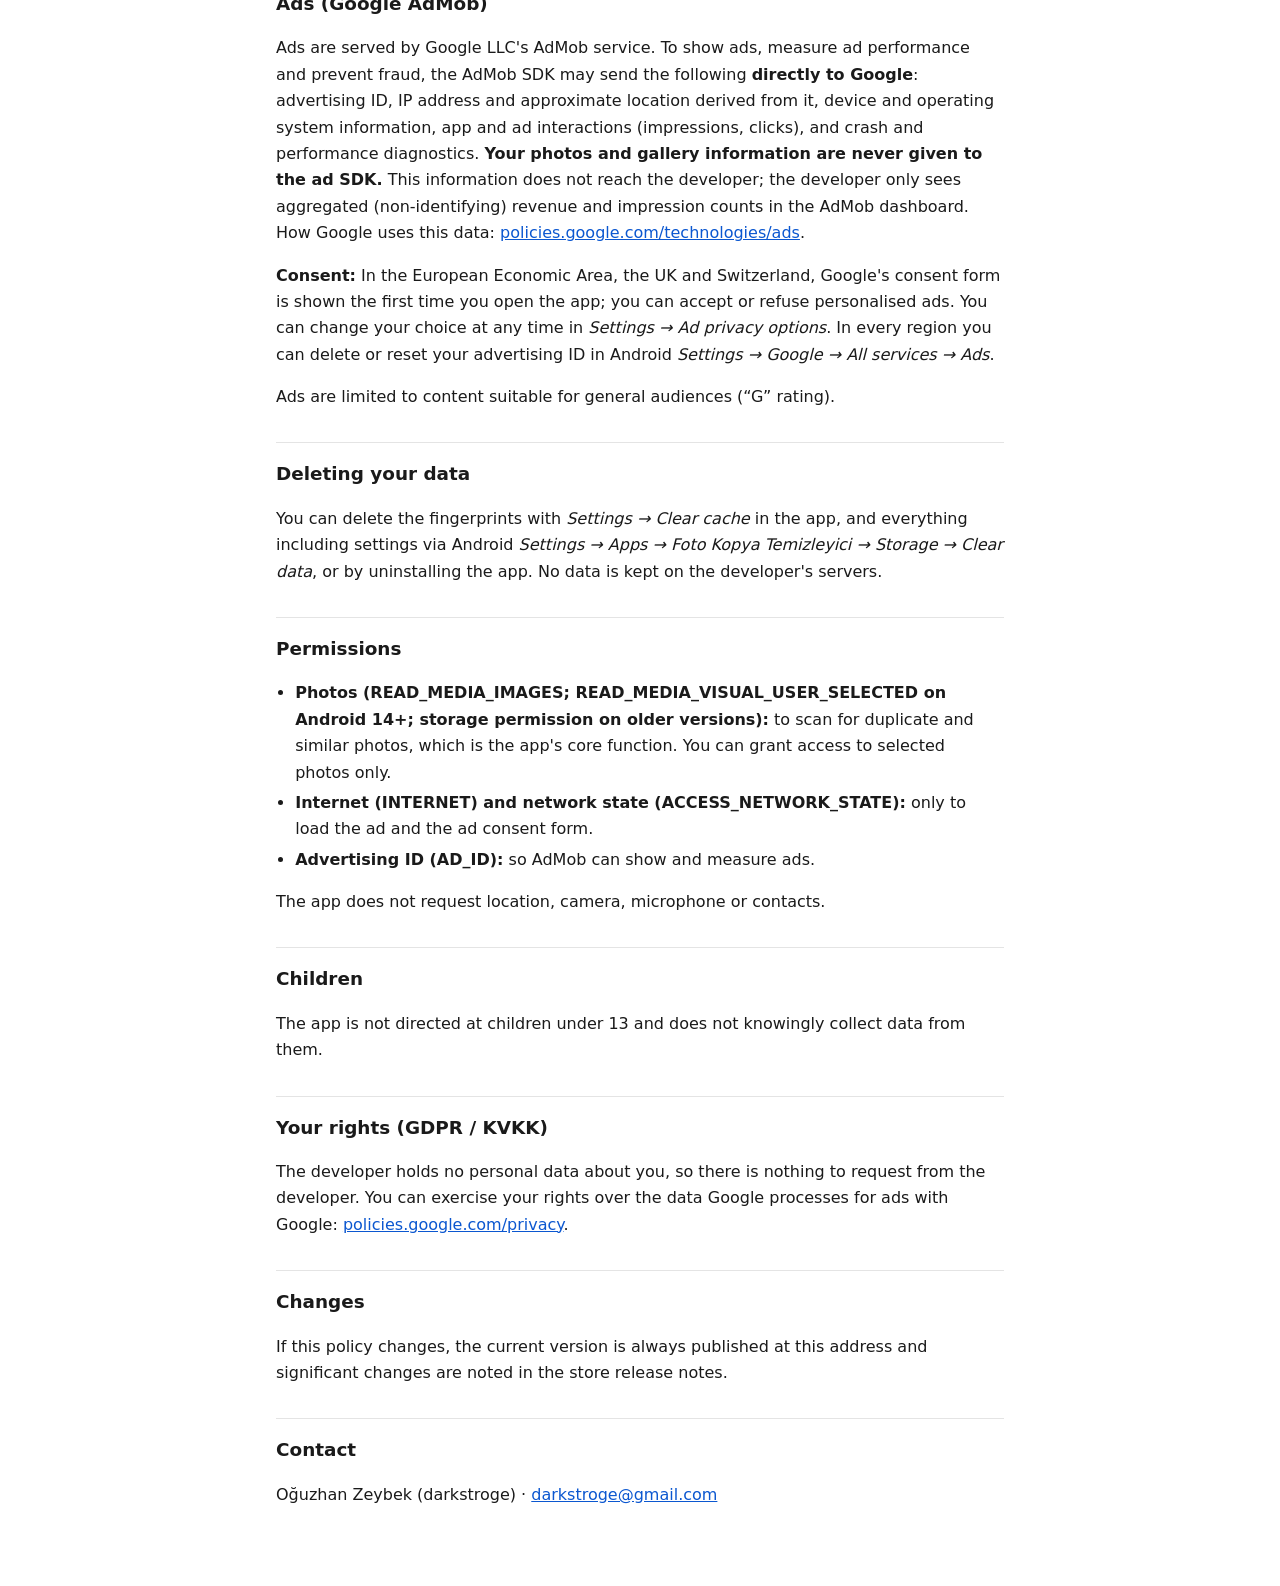
<file: fotokopya/index.html>
<!doctype html>
<html lang="tr">
<head>
<meta charset="utf-8">
<meta name="viewport" content="width=device-width,initial-scale=1">
<title>Foto Kopya Temizleyici — Gizlilik Politikası / Privacy Policy</title>
<link rel="stylesheet" href="../style.css">
</head>
<body><main>
<h1>Foto Kopya Temizleyici — Gizlilik Politikası</h1>
<p class="meta">Son güncelleme: 31 Ekim 2026 · Paket: <code>com.darkstroge.fotokopya</code></p>
<nav class="lang"><a href="#tr">Türkçe</a> · <a href="#en">English</a></nav>

<section id="tr" lang="tr">
<p><strong>Foto Kopya Temizleyici</strong>, galerideki aynı ve benzer fotoğrafları bulup silmene yardım eden ücretsiz bir Android uygulamasıdır; Oğuzhan Zeybek (darkstroge) tarafından geliştirilmiştir. Bu sayfa, Google Play'deki Android uygulamasının hangi bilgileri işlediğini açıklar.</p>

<h2>Özet</h2>
<ul>
<li><strong>Fotoğrafların telefonundan çıkmaz.</strong> Fotoğraflar, onlardan çıkarılan görsel parmak izleri ve bütün analiz sonuçları yalnızca cihazında işlenir ve saklanır; hiçbir fotoğraf ya da fotoğraf bilgisi geliştiriciye veya başka birine gönderilmez.</li>
<li>Geliştirici <strong>hiçbir kişisel veri toplamaz</strong>; hesap, giriş ve uygulama içi satın alma yoktur.</li>
<li>Uygulama ücretsizdir ve ana ekranın altında <strong>Google AdMob banner reklamı</strong> gösterir. İnternet bağlantısı yalnızca bu reklam ve reklam onay penceresi için kullanılır.</li>
<li>Uygulama fotoğrafı kendisi silmez: silme talebini Android'e iletir ve Android her seferinde senden ayrıca onay ister.</li>
</ul>

<h2>Cihazda saklanan bilgiler</h2>
<p>Tekrar taramayı hızlandırmak için fotoğrafların küçük görsel parmak izleri (fotoğrafın kendisi değil, kısa sayısal özetleri), dosya boyutları ve ayarların (benzerlik hassasiyeti vb.) <strong>yalnızca kendi cihazında</strong>, uygulamanın özel depolama alanında saklanır. Bu bilgiler cihazından çıkmaz. Parmak izlerini ayarlardaki <em>Önbelleği temizle</em> ile silebilirsin.</p>

<h2>Reklamlar (Google AdMob)</h2>
<p>Reklamları Google LLC'nin AdMob hizmeti sunar. Reklam göstermek, reklam performansını ölçmek ve dolandırıcılığı önlemek için AdMob SDK'sı cihazından şu bilgileri <strong>doğrudan Google'a</strong> gönderebilir: reklam kimliği (Advertising ID), IP adresi ve buna dayalı yaklaşık konum, cihaz ve işletim sistemi bilgileri, uygulama ve reklam etkileşimleri (gösterim, tıklama), çökme ve performans tanılama verileri. <strong>Fotoğrafların ve galeri bilgilerin reklam SDK'sına verilmez.</strong> Bu bilgiler geliştiriciye gelmez; geliştirici yalnızca AdMob panelinde toplu (kişiyi tanımlamayan) gelir ve gösterim sayılarını görür. Google'ın bu verileri nasıl kullandığı: <a href="https://policies.google.com/technologies/ads">policies.google.com/technologies/ads</a>.</p>
<p><strong>Onay:</strong> Avrupa Ekonomik Alanı, Birleşik Krallık ve İsviçre'de uygulamayı ilk açtığında Google'ın onay penceresi gösterilir; kişiselleştirilmiş reklamı kabul edebilir veya reddedebilirsin. Seçimini <em>Ayarlar → Reklam gizlilik seçenekleri</em> ile istediğin zaman değiştirebilirsin. Her bölgede Android <em>Ayarlar → Google → Tüm hizmetler → Reklamlar</em> bölümünden reklam kimliğini silebilir veya sıfırlayabilirsin.</p>
<p>Reklamlar genel izleyiciye uygun içerikle (“G” derecesi) sınırlandırılmıştır.</p>

<h2>Verilerin silinmesi</h2>
<p>Parmak izlerini uygulamadaki <em>Ayarlar → Önbelleği temizle</em> ile; ayarlar dahil her şeyi Android <em>Ayarlar → Uygulamalar → Foto Kopya Temizleyici → Depolama → Verileri temizle</em> ile ya da uygulamayı kaldırarak uygulamanın tuttuğu bütün verileri silebilirsin. Geliştiricinin sunucusunda tutulan bir veri yoktur.</p>

<h2>İzinler</h2>
<ul>
<li><strong>Fotoğraflar (READ_MEDIA_IMAGES; Android 14+ için READ_MEDIA_VISUAL_USER_SELECTED; eski sürümlerde depolama izni):</strong> uygulamanın asıl işi olan kopya ve benzer fotoğraf taramasını yapmak için. İstersen yalnızca seçtiğin fotoğraflara izin verebilirsin.</li>
<li><strong>İnternet (INTERNET) ve ağ durumu (ACCESS_NETWORK_STATE):</strong> yalnızca reklamı ve reklam onay penceresini yüklemek için.</li>
<li><strong>Reklam kimliği (AD_ID):</strong> AdMob'un reklam göstermesi ve ölçmesi için.</li>
</ul>
<p>Uygulama konum, kamera, mikrofon veya kişiler izni istemez.</p>

<h2>Çocuklar</h2>
<p>Uygulama 13 yaşından küçük çocuklara yönelik değildir ve onlardan bilerek veri toplamaz.</p>

<h2>Hakların (KVKK / GDPR)</h2>
<p>Geliştirici senin hakkında kişisel veri tutmadığı için ondan talep edilecek bir veri yoktur. Google'ın reklam için işlediği veriler üzerindeki haklarını Google'a karşı kullanabilirsin: <a href="https://policies.google.com/privacy">policies.google.com/privacy</a>.</p>

<h2>Değişiklikler</h2>
<p>Bu politika değişirse güncel sürüm her zaman bu adreste yayınlanır ve önemli değişiklikler mağazadaki sürüm notlarında belirtilir.</p>

<h2>İletişim</h2>
<p>Oğuzhan Zeybek (darkstroge) · <a href="mailto:darkstroge@gmail.com">darkstroge@gmail.com</a></p>
</section>

<section id="en" lang="en">
<h1>Foto Kopya Temizleyici — Privacy Policy</h1>
<p class="meta">Last updated: 31 October 2026 · Package: <code>com.darkstroge.fotokopya</code></p>
<p><strong>Foto Kopya Temizleyici</strong> (Duplicate Photo Cleaner) is a free Android app that helps you find and delete identical and similar photos in your gallery, developed by Oğuzhan Zeybek (darkstroge). This page explains what information the Android app on Google Play handles.</p>

<h2>Summary</h2>
<ul>
<li><strong>Your photos never leave your phone.</strong> Photos, the visual fingerprints computed from them and all analysis results are processed and stored only on your device; no photo or photo information is sent to the developer or anyone else.</li>
<li>The developer <strong>does not collect any personal data</strong>; there is no account, no sign-in and no in-app purchase.</li>
<li>The app is free and shows a <strong>Google AdMob banner ad</strong> at the bottom of the home screen. The internet connection is used only for this ad and the ad consent form.</li>
<li>The app never deletes a photo itself: it passes the delete request to Android, and Android asks for your confirmation every time.</li>
</ul>

<h2>Data stored on your device</h2>
<p>To speed up later scans, small visual fingerprints of your photos (short numeric summaries, not the photos themselves), file sizes and your settings (similarity sensitivity etc.) are stored <strong>only on your own device</strong>, in the app's private storage. This information never leaves your device. You can delete the fingerprints with <em>Clear cache</em> in settings.</p>

<h2>Ads (Google AdMob)</h2>
<p>Ads are served by Google LLC's AdMob service. To show ads, measure ad performance and prevent fraud, the AdMob SDK may send the following <strong>directly to Google</strong>: advertising ID, IP address and approximate location derived from it, device and operating system information, app and ad interactions (impressions, clicks), and crash and performance diagnostics. <strong>Your photos and gallery information are never given to the ad SDK.</strong> This information does not reach the developer; the developer only sees aggregated (non-identifying) revenue and impression counts in the AdMob dashboard. How Google uses this data: <a href="https://policies.google.com/technologies/ads">policies.google.com/technologies/ads</a>.</p>
<p><strong>Consent:</strong> In the European Economic Area, the UK and Switzerland, Google's consent form is shown the first time you open the app; you can accept or refuse personalised ads. You can change your choice at any time in <em>Settings → Ad privacy options</em>. In every region you can delete or reset your advertising ID in Android <em>Settings → Google → All services → Ads</em>.</p>
<p>Ads are limited to content suitable for general audiences (“G” rating).</p>

<h2>Deleting your data</h2>
<p>You can delete the fingerprints with <em>Settings → Clear cache</em> in the app, and everything including settings via Android <em>Settings → Apps → Foto Kopya Temizleyici → Storage → Clear data</em>, or by uninstalling the app. No data is kept on the developer's servers.</p>

<h2>Permissions</h2>
<ul>
<li><strong>Photos (READ_MEDIA_IMAGES; READ_MEDIA_VISUAL_USER_SELECTED on Android 14+; storage permission on older versions):</strong> to scan for duplicate and similar photos, which is the app's core function. You can grant access to selected photos only.</li>
<li><strong>Internet (INTERNET) and network state (ACCESS_NETWORK_STATE):</strong> only to load the ad and the ad consent form.</li>
<li><strong>Advertising ID (AD_ID):</strong> so AdMob can show and measure ads.</li>
</ul>
<p>The app does not request location, camera, microphone or contacts.</p>

<h2>Children</h2>
<p>The app is not directed at children under 13 and does not knowingly collect data from them.</p>

<h2>Your rights (GDPR / KVKK)</h2>
<p>The developer holds no personal data about you, so there is nothing to request from the developer. You can exercise your rights over the data Google processes for ads with Google: <a href="https://policies.google.com/privacy">policies.google.com/privacy</a>.</p>

<h2>Changes</h2>
<p>If this policy changes, the current version is always published at this address and significant changes are noted in the store release notes.</p>

<h2>Contact</h2>
<p>Oğuzhan Zeybek (darkstroge) · <a href="mailto:darkstroge@gmail.com">darkstroge@gmail.com</a></p>
</section>
</main></body>
</html>
</file>
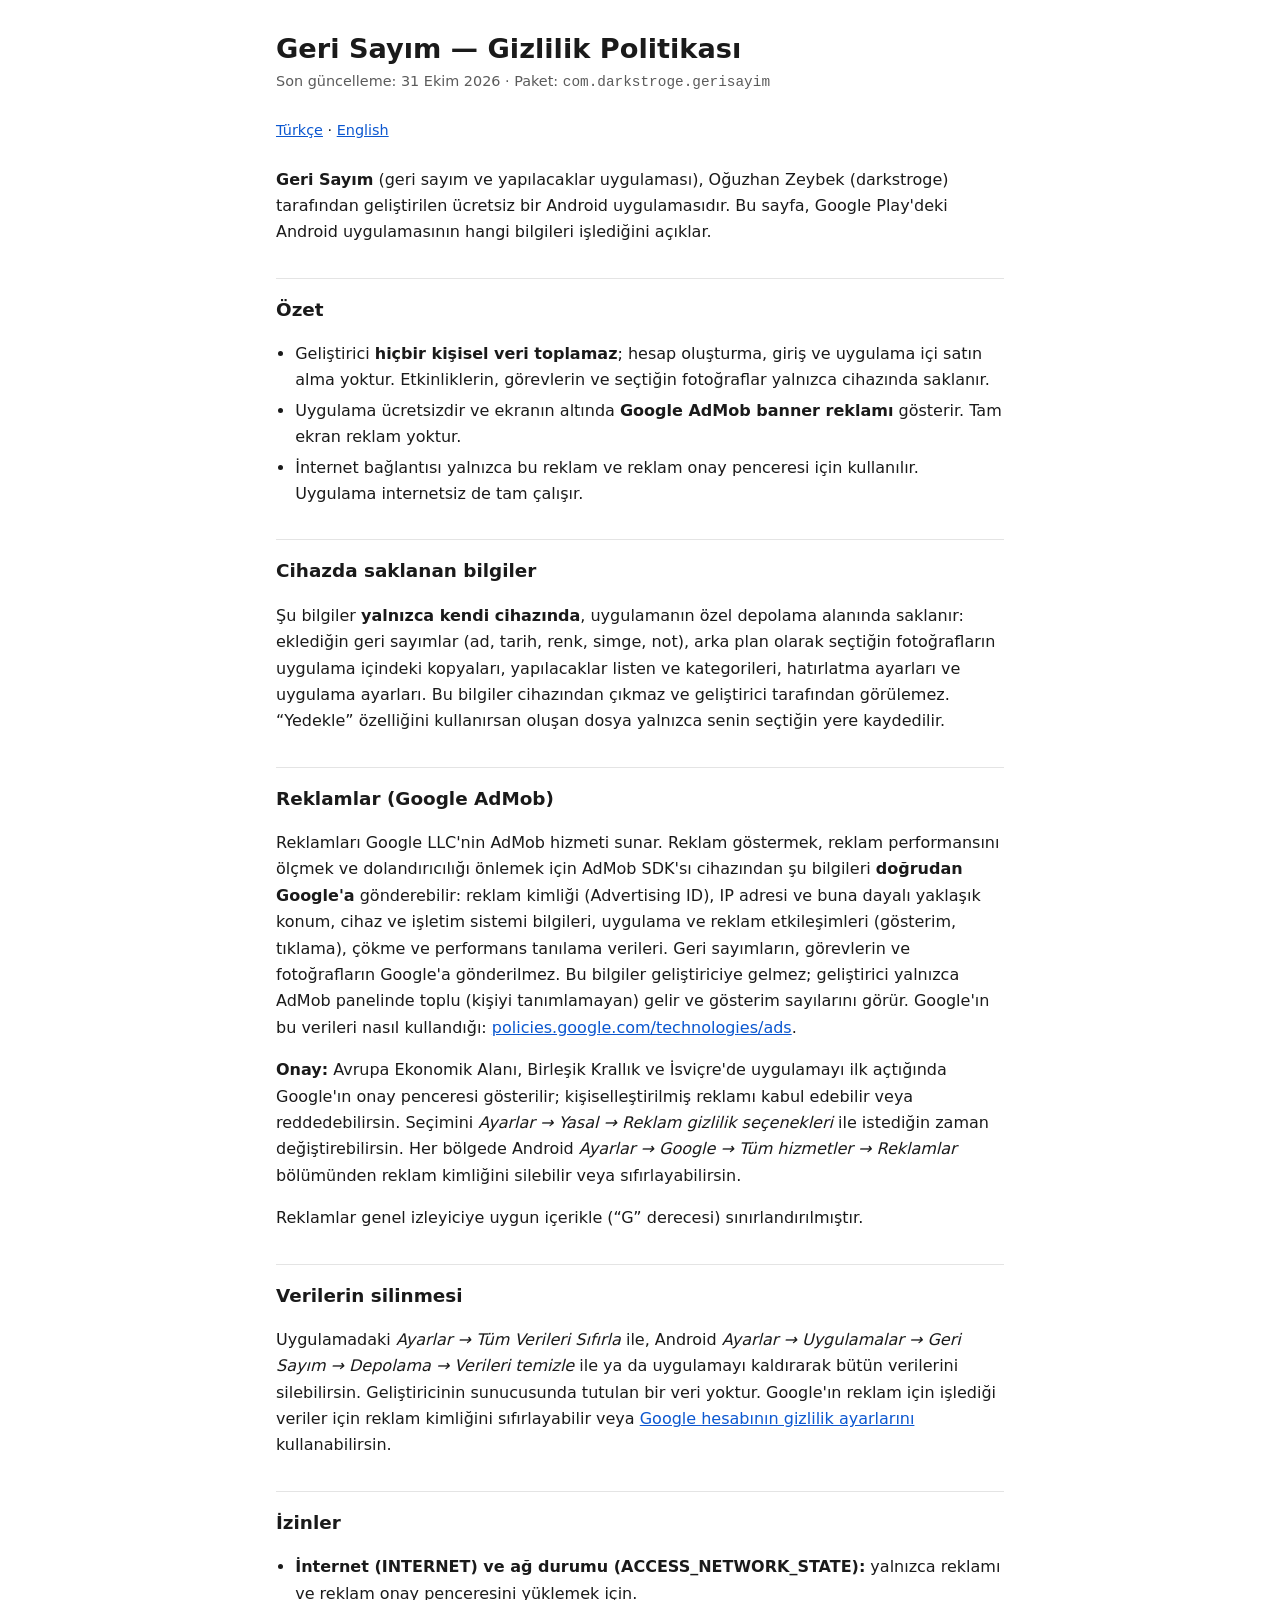
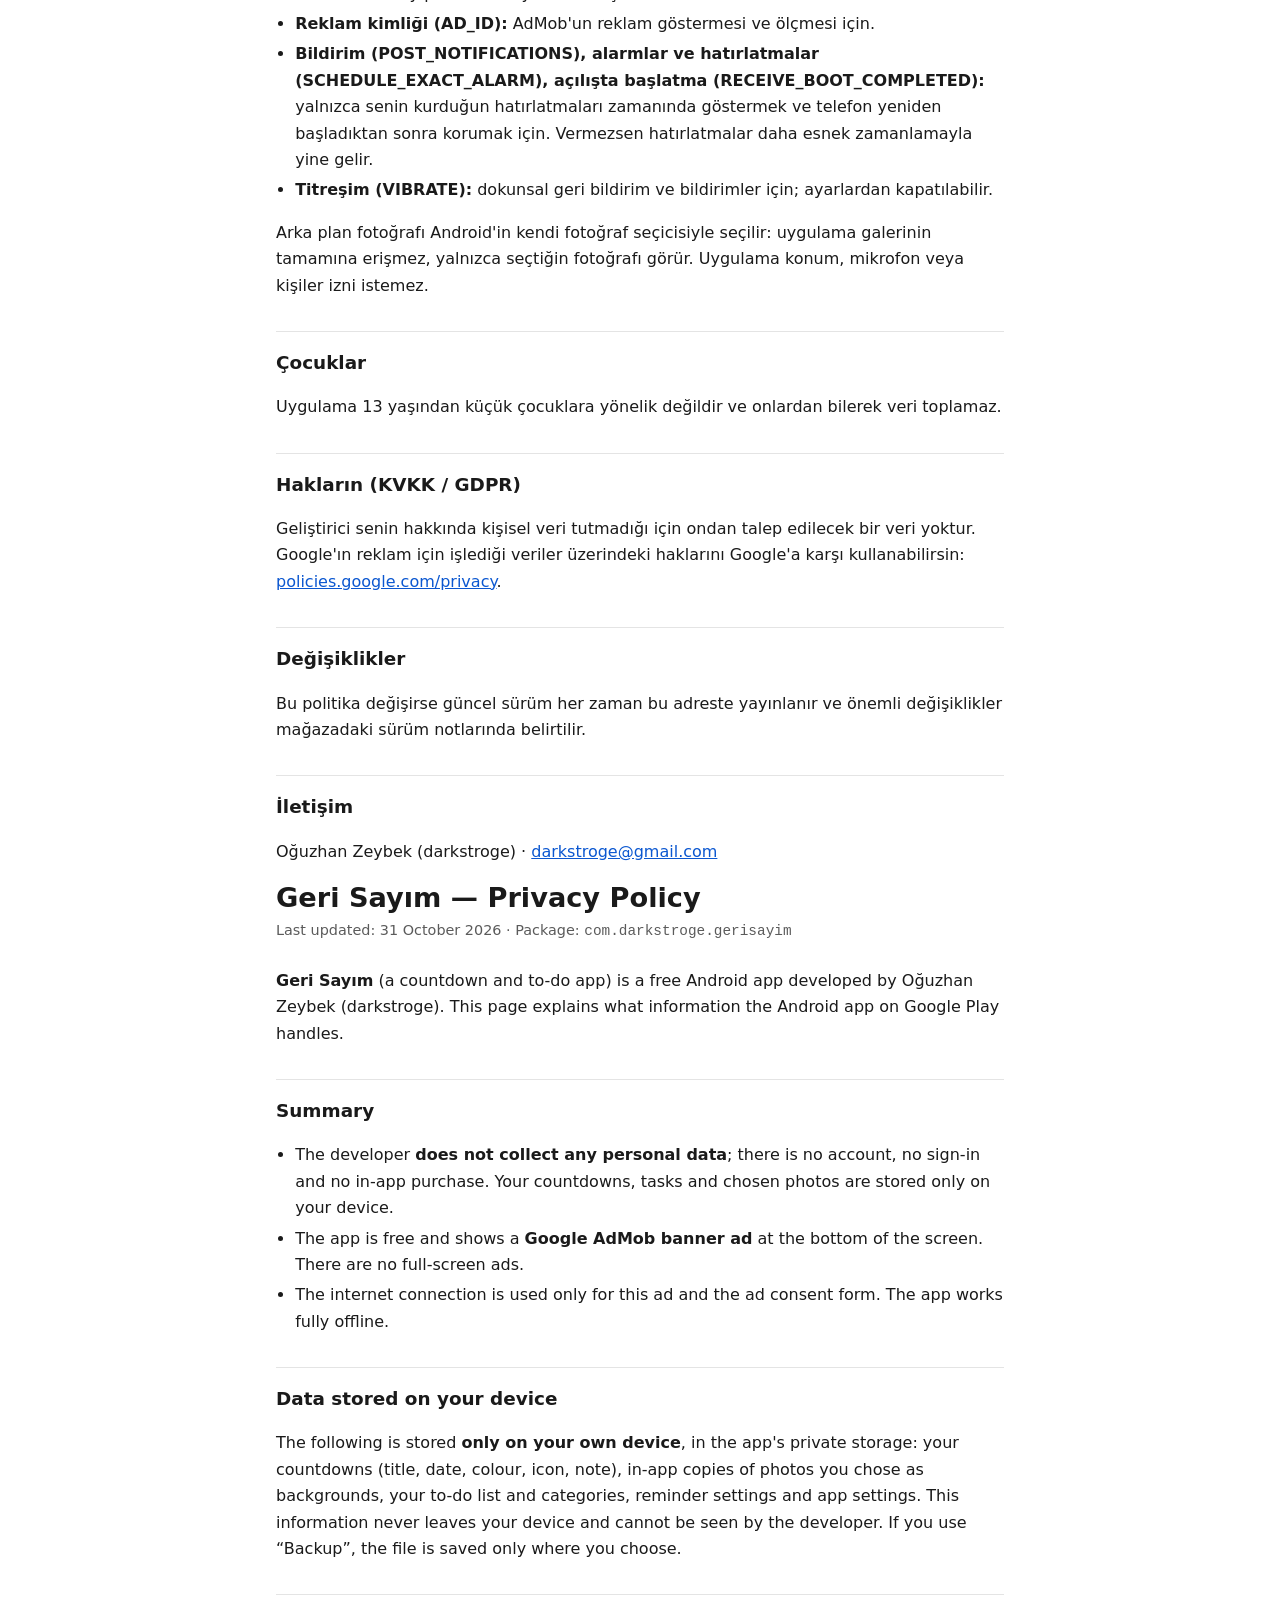
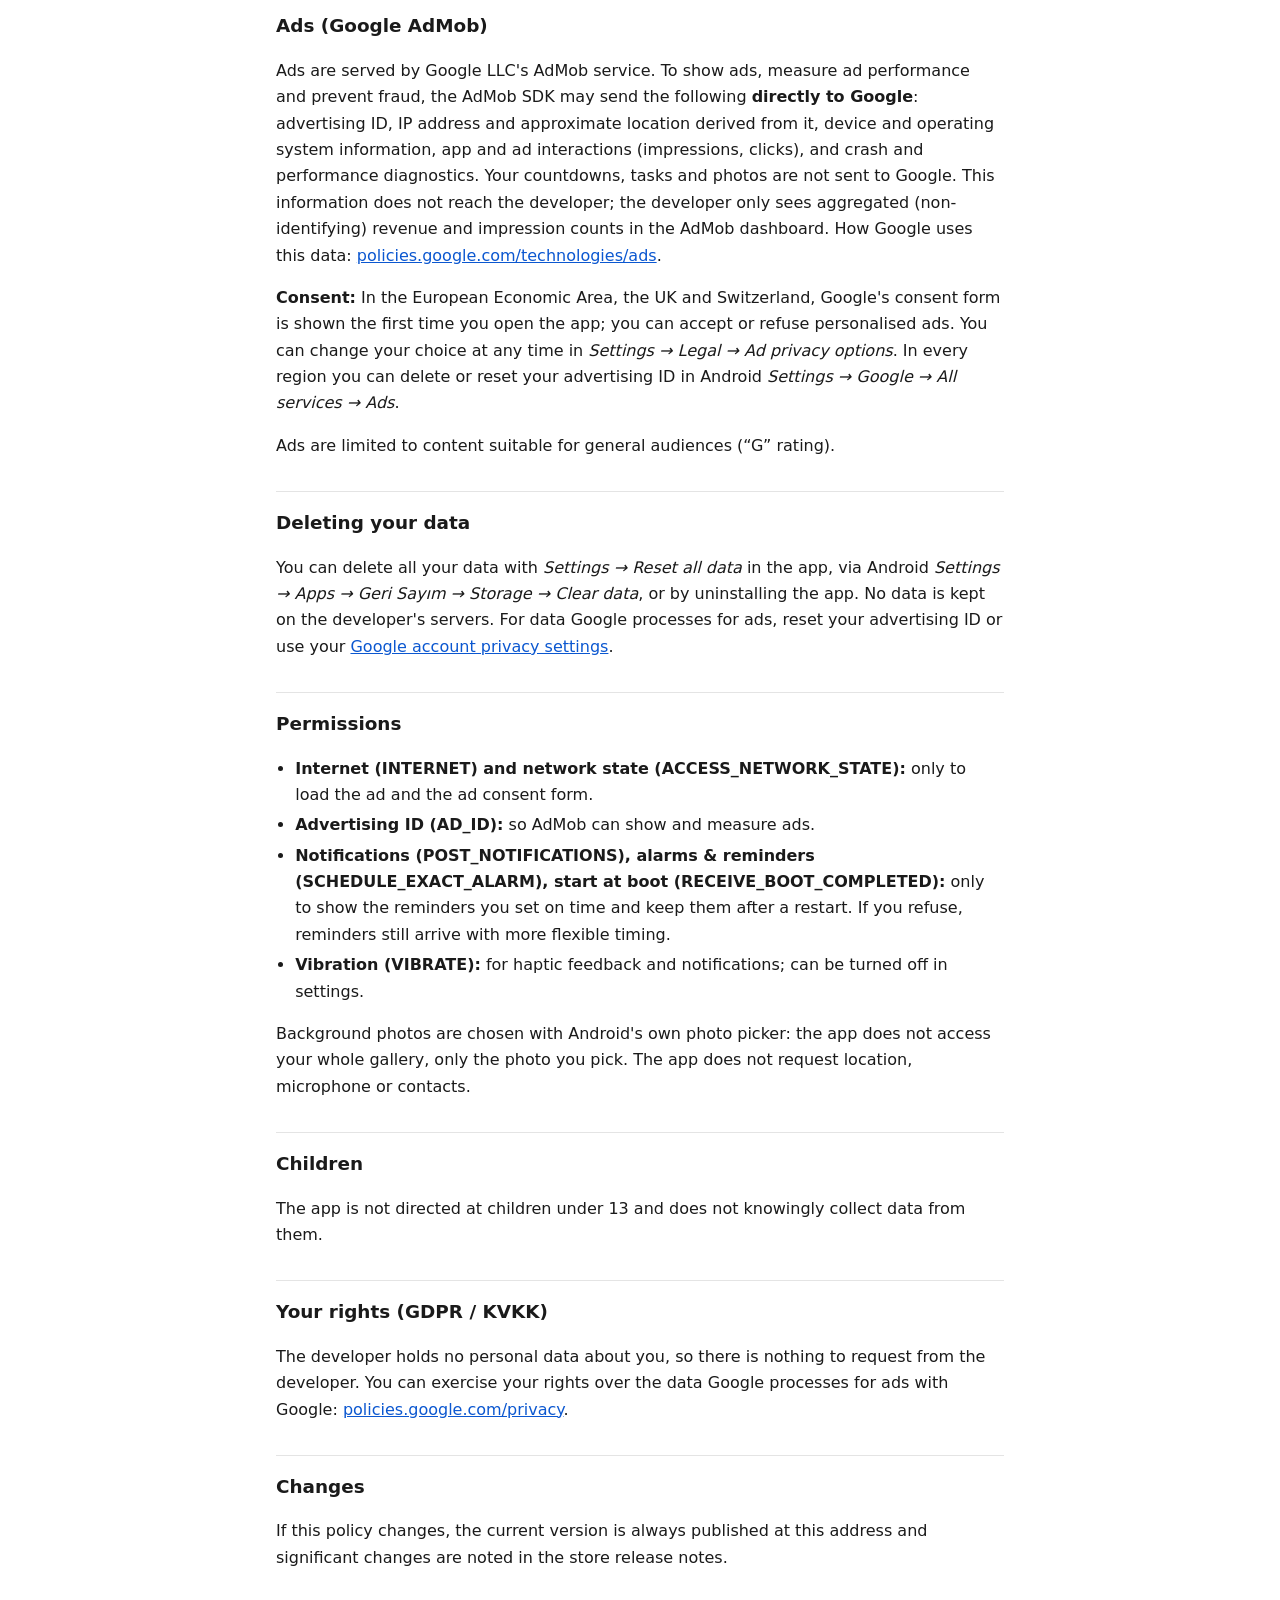
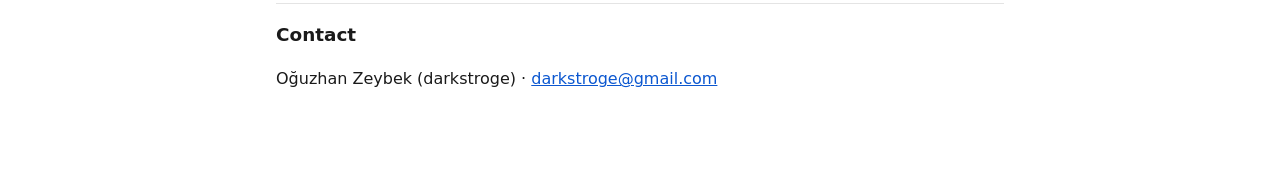
<file: gerisayim/index.html>
<!doctype html>
<html lang="tr">
<head>
<meta charset="utf-8">
<meta name="viewport" content="width=device-width,initial-scale=1">
<title>Geri Sayım — Gizlilik Politikası / Privacy Policy</title>
<link rel="stylesheet" href="../style.css">
</head>
<body><main>
<h1>Geri Sayım — Gizlilik Politikası</h1>
<p class="meta">Son güncelleme: 31 Ekim 2026 · Paket: <code>com.darkstroge.gerisayim</code></p>
<nav class="lang"><a href="#tr">Türkçe</a> · <a href="#en">English</a></nav>

<section id="tr" lang="tr">
<p><strong>Geri Sayım</strong> (geri sayım ve yapılacaklar uygulaması), Oğuzhan Zeybek (darkstroge) tarafından geliştirilen ücretsiz bir Android uygulamasıdır. Bu sayfa, Google Play'deki Android uygulamasının hangi bilgileri işlediğini açıklar.</p>

<h2>Özet</h2>
<ul>
<li>Geliştirici <strong>hiçbir kişisel veri toplamaz</strong>; hesap oluşturma, giriş ve uygulama içi satın alma yoktur. Etkinliklerin, görevlerin ve seçtiğin fotoğraflar yalnızca cihazında saklanır.</li>
<li>Uygulama ücretsizdir ve ekranın altında <strong>Google AdMob banner reklamı</strong> gösterir. Tam ekran reklam yoktur.</li>
<li>İnternet bağlantısı yalnızca bu reklam ve reklam onay penceresi için kullanılır. Uygulama internetsiz de tam çalışır.</li>
</ul>

<h2>Cihazda saklanan bilgiler</h2>
<p>Şu bilgiler <strong>yalnızca kendi cihazında</strong>, uygulamanın özel depolama alanında saklanır: eklediğin geri sayımlar (ad, tarih, renk, simge, not), arka plan olarak seçtiğin fotoğrafların uygulama içindeki kopyaları, yapılacaklar listen ve kategorileri, hatırlatma ayarları ve uygulama ayarları. Bu bilgiler cihazından çıkmaz ve geliştirici tarafından görülemez. “Yedekle” özelliğini kullanırsan oluşan dosya yalnızca senin seçtiğin yere kaydedilir.</p>

<h2>Reklamlar (Google AdMob)</h2>
<p>Reklamları Google LLC'nin AdMob hizmeti sunar. Reklam göstermek, reklam performansını ölçmek ve dolandırıcılığı önlemek için AdMob SDK'sı cihazından şu bilgileri <strong>doğrudan Google'a</strong> gönderebilir: reklam kimliği (Advertising ID), IP adresi ve buna dayalı yaklaşık konum, cihaz ve işletim sistemi bilgileri, uygulama ve reklam etkileşimleri (gösterim, tıklama), çökme ve performans tanılama verileri. Geri sayımların, görevlerin ve fotoğrafların Google'a gönderilmez. Bu bilgiler geliştiriciye gelmez; geliştirici yalnızca AdMob panelinde toplu (kişiyi tanımlamayan) gelir ve gösterim sayılarını görür. Google'ın bu verileri nasıl kullandığı: <a href="https://policies.google.com/technologies/ads">policies.google.com/technologies/ads</a>.</p>
<p><strong>Onay:</strong> Avrupa Ekonomik Alanı, Birleşik Krallık ve İsviçre'de uygulamayı ilk açtığında Google'ın onay penceresi gösterilir; kişiselleştirilmiş reklamı kabul edebilir veya reddedebilirsin. Seçimini <em>Ayarlar → Yasal → Reklam gizlilik seçenekleri</em> ile istediğin zaman değiştirebilirsin. Her bölgede Android <em>Ayarlar → Google → Tüm hizmetler → Reklamlar</em> bölümünden reklam kimliğini silebilir veya sıfırlayabilirsin.</p>
<p>Reklamlar genel izleyiciye uygun içerikle (“G” derecesi) sınırlandırılmıştır.</p>

<h2>Verilerin silinmesi</h2>
<p>Uygulamadaki <em>Ayarlar → Tüm Verileri Sıfırla</em> ile, Android <em>Ayarlar → Uygulamalar → Geri Sayım → Depolama → Verileri temizle</em> ile ya da uygulamayı kaldırarak bütün verilerini silebilirsin. Geliştiricinin sunucusunda tutulan bir veri yoktur. Google'ın reklam için işlediği veriler için reklam kimliğini sıfırlayabilir veya <a href="https://myaccount.google.com/data-and-privacy">Google hesabının gizlilik ayarlarını</a> kullanabilirsin.</p>

<h2>İzinler</h2>
<ul>
<li><strong>İnternet (INTERNET) ve ağ durumu (ACCESS_NETWORK_STATE):</strong> yalnızca reklamı ve reklam onay penceresini yüklemek için.</li>
<li><strong>Reklam kimliği (AD_ID):</strong> AdMob'un reklam göstermesi ve ölçmesi için.</li>
<li><strong>Bildirim (POST_NOTIFICATIONS), alarmlar ve hatırlatmalar (SCHEDULE_EXACT_ALARM), açılışta başlatma (RECEIVE_BOOT_COMPLETED):</strong> yalnızca senin kurduğun hatırlatmaları zamanında göstermek ve telefon yeniden başladıktan sonra korumak için. Vermezsen hatırlatmalar daha esnek zamanlamayla yine gelir.</li>
<li><strong>Titreşim (VIBRATE):</strong> dokunsal geri bildirim ve bildirimler için; ayarlardan kapatılabilir.</li>
</ul>
<p>Arka plan fotoğrafı Android'in kendi fotoğraf seçicisiyle seçilir: uygulama galerinin tamamına erişmez, yalnızca seçtiğin fotoğrafı görür. Uygulama konum, mikrofon veya kişiler izni istemez.</p>

<h2>Çocuklar</h2>
<p>Uygulama 13 yaşından küçük çocuklara yönelik değildir ve onlardan bilerek veri toplamaz.</p>

<h2>Hakların (KVKK / GDPR)</h2>
<p>Geliştirici senin hakkında kişisel veri tutmadığı için ondan talep edilecek bir veri yoktur. Google'ın reklam için işlediği veriler üzerindeki haklarını Google'a karşı kullanabilirsin: <a href="https://policies.google.com/privacy">policies.google.com/privacy</a>.</p>

<h2>Değişiklikler</h2>
<p>Bu politika değişirse güncel sürüm her zaman bu adreste yayınlanır ve önemli değişiklikler mağazadaki sürüm notlarında belirtilir.</p>

<h2>İletişim</h2>
<p>Oğuzhan Zeybek (darkstroge) · <a href="mailto:darkstroge@gmail.com">darkstroge@gmail.com</a></p>
</section>

<section id="en" lang="en">
<h1>Geri Sayım — Privacy Policy</h1>
<p class="meta">Last updated: 31 October 2026 · Package: <code>com.darkstroge.gerisayim</code></p>
<p><strong>Geri Sayım</strong> (a countdown and to-do app) is a free Android app developed by Oğuzhan Zeybek (darkstroge). This page explains what information the Android app on Google Play handles.</p>

<h2>Summary</h2>
<ul>
<li>The developer <strong>does not collect any personal data</strong>; there is no account, no sign-in and no in-app purchase. Your countdowns, tasks and chosen photos are stored only on your device.</li>
<li>The app is free and shows a <strong>Google AdMob banner ad</strong> at the bottom of the screen. There are no full-screen ads.</li>
<li>The internet connection is used only for this ad and the ad consent form. The app works fully offline.</li>
</ul>

<h2>Data stored on your device</h2>
<p>The following is stored <strong>only on your own device</strong>, in the app's private storage: your countdowns (title, date, colour, icon, note), in-app copies of photos you chose as backgrounds, your to-do list and categories, reminder settings and app settings. This information never leaves your device and cannot be seen by the developer. If you use “Backup”, the file is saved only where you choose.</p>

<h2>Ads (Google AdMob)</h2>
<p>Ads are served by Google LLC's AdMob service. To show ads, measure ad performance and prevent fraud, the AdMob SDK may send the following <strong>directly to Google</strong>: advertising ID, IP address and approximate location derived from it, device and operating system information, app and ad interactions (impressions, clicks), and crash and performance diagnostics. Your countdowns, tasks and photos are not sent to Google. This information does not reach the developer; the developer only sees aggregated (non-identifying) revenue and impression counts in the AdMob dashboard. How Google uses this data: <a href="https://policies.google.com/technologies/ads">policies.google.com/technologies/ads</a>.</p>
<p><strong>Consent:</strong> In the European Economic Area, the UK and Switzerland, Google's consent form is shown the first time you open the app; you can accept or refuse personalised ads. You can change your choice at any time in <em>Settings → Legal → Ad privacy options</em>. In every region you can delete or reset your advertising ID in Android <em>Settings → Google → All services → Ads</em>.</p>
<p>Ads are limited to content suitable for general audiences (“G” rating).</p>

<h2>Deleting your data</h2>
<p>You can delete all your data with <em>Settings → Reset all data</em> in the app, via Android <em>Settings → Apps → Geri Sayım → Storage → Clear data</em>, or by uninstalling the app. No data is kept on the developer's servers. For data Google processes for ads, reset your advertising ID or use your <a href="https://myaccount.google.com/data-and-privacy">Google account privacy settings</a>.</p>

<h2>Permissions</h2>
<ul>
<li><strong>Internet (INTERNET) and network state (ACCESS_NETWORK_STATE):</strong> only to load the ad and the ad consent form.</li>
<li><strong>Advertising ID (AD_ID):</strong> so AdMob can show and measure ads.</li>
<li><strong>Notifications (POST_NOTIFICATIONS), alarms &amp; reminders (SCHEDULE_EXACT_ALARM), start at boot (RECEIVE_BOOT_COMPLETED):</strong> only to show the reminders you set on time and keep them after a restart. If you refuse, reminders still arrive with more flexible timing.</li>
<li><strong>Vibration (VIBRATE):</strong> for haptic feedback and notifications; can be turned off in settings.</li>
</ul>
<p>Background photos are chosen with Android's own photo picker: the app does not access your whole gallery, only the photo you pick. The app does not request location, microphone or contacts.</p>

<h2>Children</h2>
<p>The app is not directed at children under 13 and does not knowingly collect data from them.</p>

<h2>Your rights (GDPR / KVKK)</h2>
<p>The developer holds no personal data about you, so there is nothing to request from the developer. You can exercise your rights over the data Google processes for ads with Google: <a href="https://policies.google.com/privacy">policies.google.com/privacy</a>.</p>

<h2>Changes</h2>
<p>If this policy changes, the current version is always published at this address and significant changes are noted in the store release notes.</p>

<h2>Contact</h2>
<p>Oğuzhan Zeybek (darkstroge) · <a href="mailto:darkstroge@gmail.com">darkstroge@gmail.com</a></p>
</section>
</main></body>
</html>
</file>
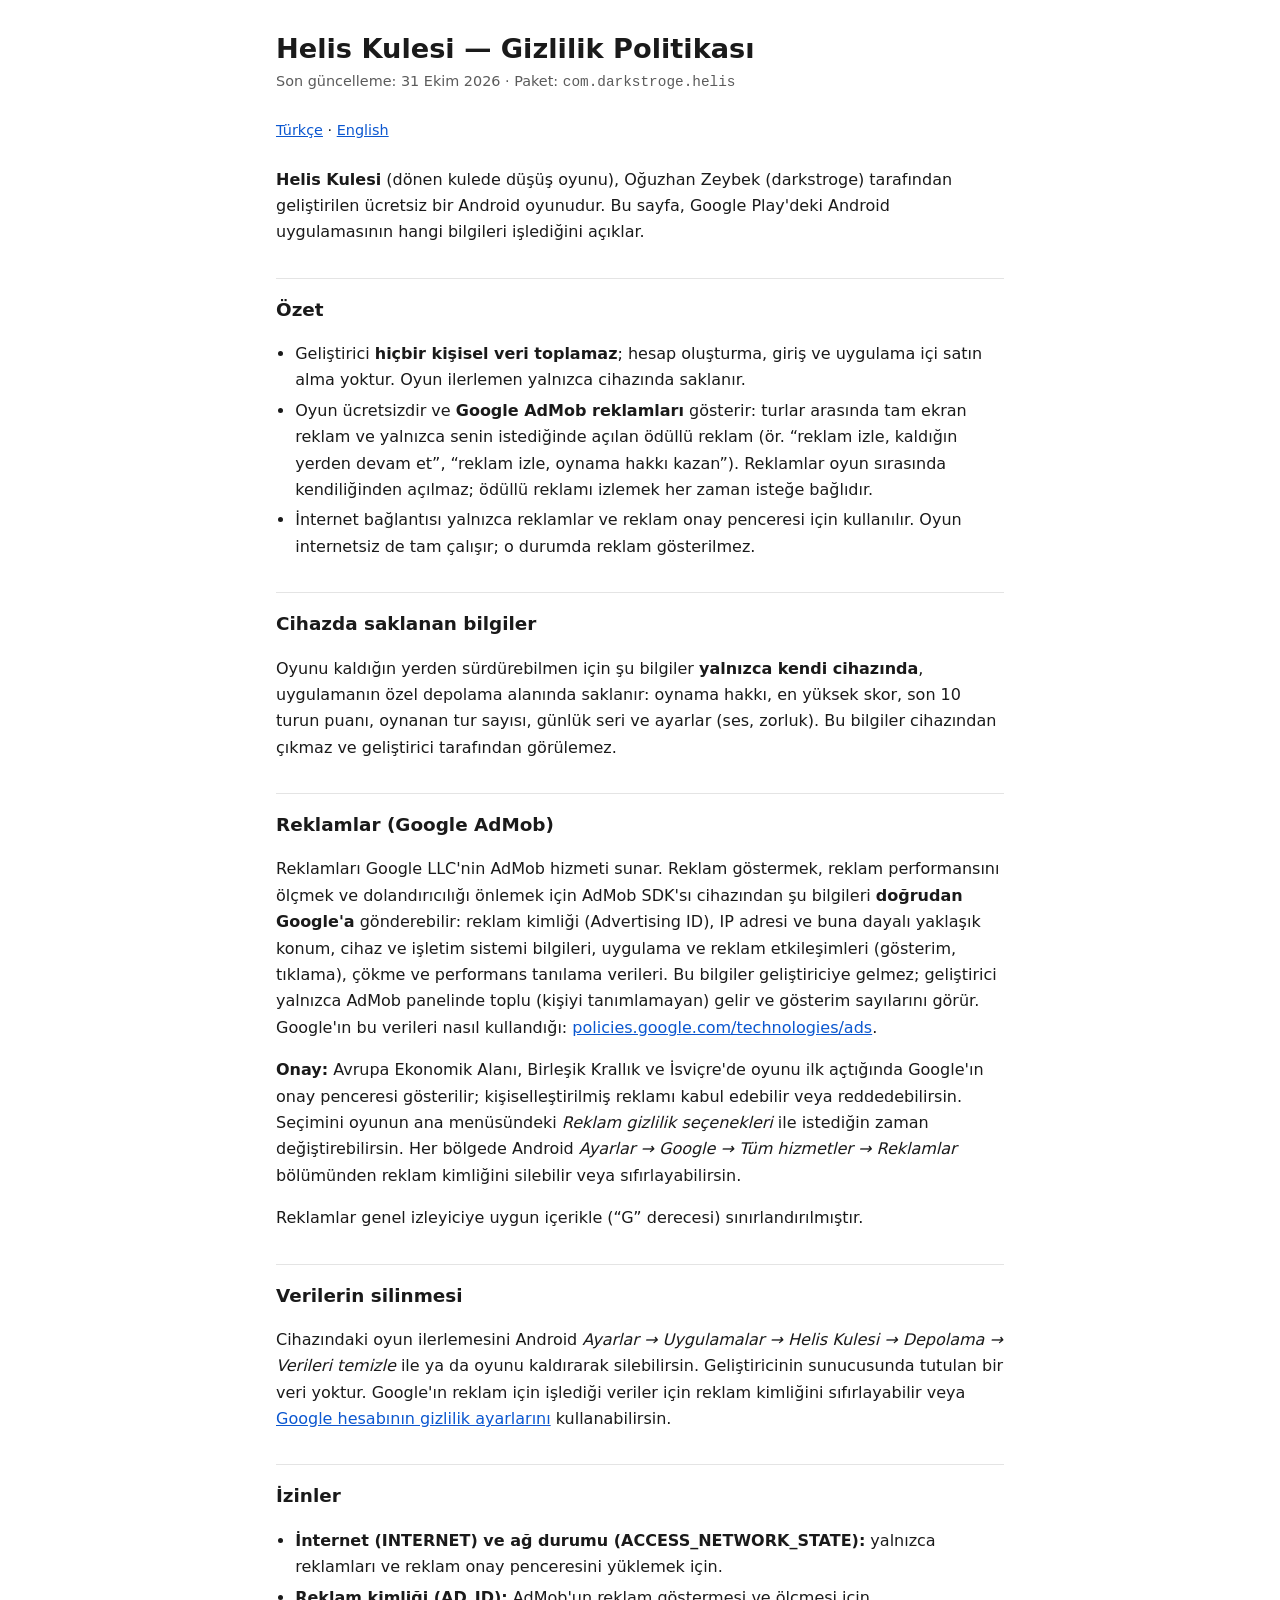
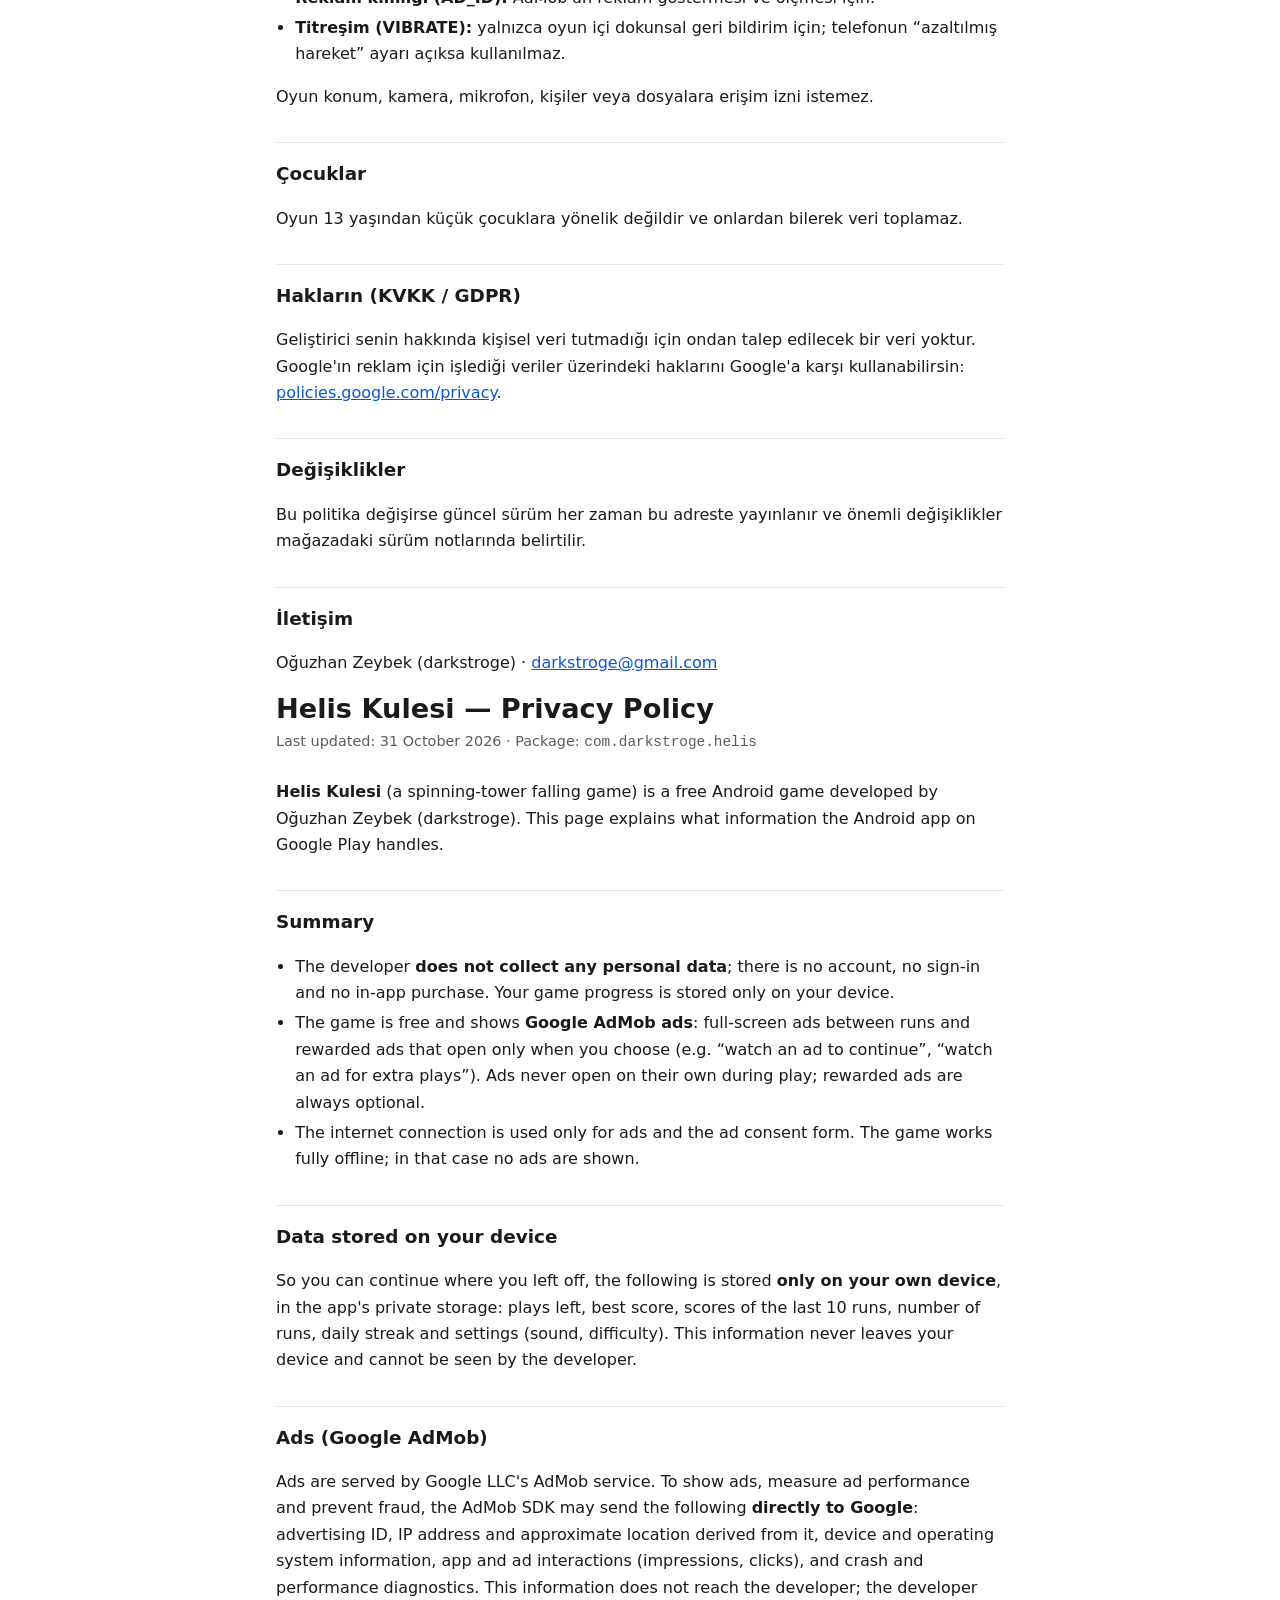
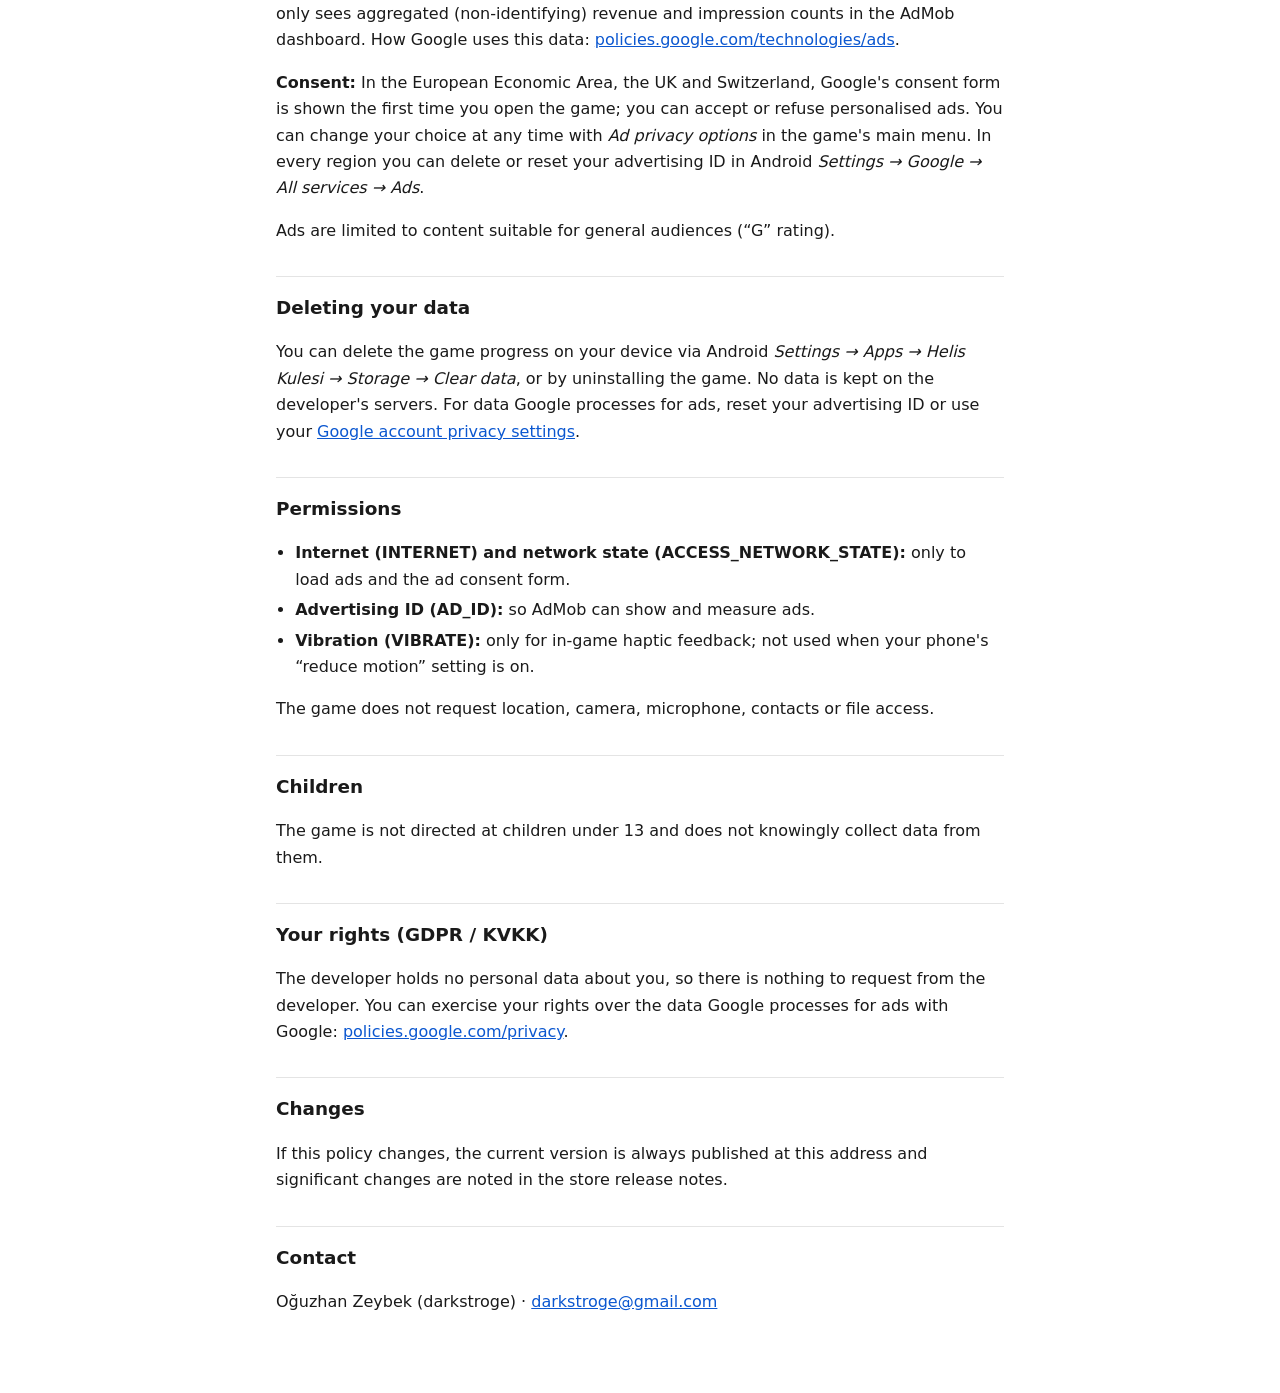
<file: helis/index.html>
<!doctype html>
<html lang="tr">
<head>
<meta charset="utf-8">
<meta name="viewport" content="width=device-width,initial-scale=1">
<title>Helis Kulesi — Gizlilik Politikası / Privacy Policy</title>
<link rel="stylesheet" href="../style.css">
</head>
<body><main>
<h1>Helis Kulesi — Gizlilik Politikası</h1>
<p class="meta">Son güncelleme: 31 Ekim 2026 · Paket: <code>com.darkstroge.helis</code></p>
<nav class="lang"><a href="#tr">Türkçe</a> · <a href="#en">English</a></nav>

<section id="tr" lang="tr">
<p><strong>Helis Kulesi</strong> (dönen kulede düşüş oyunu), Oğuzhan Zeybek (darkstroge) tarafından geliştirilen ücretsiz bir Android oyunudur. Bu sayfa, Google Play'deki Android uygulamasının hangi bilgileri işlediğini açıklar.</p>

<h2>Özet</h2>
<ul>
<li>Geliştirici <strong>hiçbir kişisel veri toplamaz</strong>; hesap oluşturma, giriş ve uygulama içi satın alma yoktur. Oyun ilerlemen yalnızca cihazında saklanır.</li>
<li>Oyun ücretsizdir ve <strong>Google AdMob reklamları</strong> gösterir: turlar arasında tam ekran reklam ve yalnızca senin istediğinde açılan ödüllü reklam (ör. “reklam izle, kaldığın yerden devam et”, “reklam izle, oynama hakkı kazan”). Reklamlar oyun sırasında kendiliğinden açılmaz; ödüllü reklamı izlemek her zaman isteğe bağlıdır.</li>
<li>İnternet bağlantısı yalnızca reklamlar ve reklam onay penceresi için kullanılır. Oyun internetsiz de tam çalışır; o durumda reklam gösterilmez.</li>
</ul>

<h2>Cihazda saklanan bilgiler</h2>
<p>Oyunu kaldığın yerden sürdürebilmen için şu bilgiler <strong>yalnızca kendi cihazında</strong>, uygulamanın özel depolama alanında saklanır: oynama hakkı, en yüksek skor, son 10 turun puanı, oynanan tur sayısı, günlük seri ve ayarlar (ses, zorluk). Bu bilgiler cihazından çıkmaz ve geliştirici tarafından görülemez.</p>

<h2>Reklamlar (Google AdMob)</h2>
<p>Reklamları Google LLC'nin AdMob hizmeti sunar. Reklam göstermek, reklam performansını ölçmek ve dolandırıcılığı önlemek için AdMob SDK'sı cihazından şu bilgileri <strong>doğrudan Google'a</strong> gönderebilir: reklam kimliği (Advertising ID), IP adresi ve buna dayalı yaklaşık konum, cihaz ve işletim sistemi bilgileri, uygulama ve reklam etkileşimleri (gösterim, tıklama), çökme ve performans tanılama verileri. Bu bilgiler geliştiriciye gelmez; geliştirici yalnızca AdMob panelinde toplu (kişiyi tanımlamayan) gelir ve gösterim sayılarını görür. Google'ın bu verileri nasıl kullandığı: <a href="https://policies.google.com/technologies/ads">policies.google.com/technologies/ads</a>.</p>
<p><strong>Onay:</strong> Avrupa Ekonomik Alanı, Birleşik Krallık ve İsviçre'de oyunu ilk açtığında Google'ın onay penceresi gösterilir; kişiselleştirilmiş reklamı kabul edebilir veya reddedebilirsin. Seçimini oyunun ana menüsündeki <em>Reklam gizlilik seçenekleri</em> ile istediğin zaman değiştirebilirsin. Her bölgede Android <em>Ayarlar → Google → Tüm hizmetler → Reklamlar</em> bölümünden reklam kimliğini silebilir veya sıfırlayabilirsin.</p>
<p>Reklamlar genel izleyiciye uygun içerikle (“G” derecesi) sınırlandırılmıştır.</p>

<h2>Verilerin silinmesi</h2>
<p>Cihazındaki oyun ilerlemesini Android <em>Ayarlar → Uygulamalar → Helis Kulesi → Depolama → Verileri temizle</em> ile ya da oyunu kaldırarak silebilirsin. Geliştiricinin sunucusunda tutulan bir veri yoktur. Google'ın reklam için işlediği veriler için reklam kimliğini sıfırlayabilir veya <a href="https://myaccount.google.com/data-and-privacy">Google hesabının gizlilik ayarlarını</a> kullanabilirsin.</p>

<h2>İzinler</h2>
<ul>
<li><strong>İnternet (INTERNET) ve ağ durumu (ACCESS_NETWORK_STATE):</strong> yalnızca reklamları ve reklam onay penceresini yüklemek için.</li>
<li><strong>Reklam kimliği (AD_ID):</strong> AdMob'un reklam göstermesi ve ölçmesi için.</li>
<li><strong>Titreşim (VIBRATE):</strong> yalnızca oyun içi dokunsal geri bildirim için; telefonun “azaltılmış hareket” ayarı açıksa kullanılmaz.</li>
</ul>
<p>Oyun konum, kamera, mikrofon, kişiler veya dosyalara erişim izni istemez.</p>

<h2>Çocuklar</h2>
<p>Oyun 13 yaşından küçük çocuklara yönelik değildir ve onlardan bilerek veri toplamaz.</p>

<h2>Hakların (KVKK / GDPR)</h2>
<p>Geliştirici senin hakkında kişisel veri tutmadığı için ondan talep edilecek bir veri yoktur. Google'ın reklam için işlediği veriler üzerindeki haklarını Google'a karşı kullanabilirsin: <a href="https://policies.google.com/privacy">policies.google.com/privacy</a>.</p>

<h2>Değişiklikler</h2>
<p>Bu politika değişirse güncel sürüm her zaman bu adreste yayınlanır ve önemli değişiklikler mağazadaki sürüm notlarında belirtilir.</p>

<h2>İletişim</h2>
<p>Oğuzhan Zeybek (darkstroge) · <a href="mailto:darkstroge@gmail.com">darkstroge@gmail.com</a></p>
</section>

<section id="en" lang="en">
<h1>Helis Kulesi — Privacy Policy</h1>
<p class="meta">Last updated: 31 October 2026 · Package: <code>com.darkstroge.helis</code></p>
<p><strong>Helis Kulesi</strong> (a spinning-tower falling game) is a free Android game developed by Oğuzhan Zeybek (darkstroge). This page explains what information the Android app on Google Play handles.</p>

<h2>Summary</h2>
<ul>
<li>The developer <strong>does not collect any personal data</strong>; there is no account, no sign-in and no in-app purchase. Your game progress is stored only on your device.</li>
<li>The game is free and shows <strong>Google AdMob ads</strong>: full-screen ads between runs and rewarded ads that open only when you choose (e.g. “watch an ad to continue”, “watch an ad for extra plays”). Ads never open on their own during play; rewarded ads are always optional.</li>
<li>The internet connection is used only for ads and the ad consent form. The game works fully offline; in that case no ads are shown.</li>
</ul>

<h2>Data stored on your device</h2>
<p>So you can continue where you left off, the following is stored <strong>only on your own device</strong>, in the app's private storage: plays left, best score, scores of the last 10 runs, number of runs, daily streak and settings (sound, difficulty). This information never leaves your device and cannot be seen by the developer.</p>

<h2>Ads (Google AdMob)</h2>
<p>Ads are served by Google LLC's AdMob service. To show ads, measure ad performance and prevent fraud, the AdMob SDK may send the following <strong>directly to Google</strong>: advertising ID, IP address and approximate location derived from it, device and operating system information, app and ad interactions (impressions, clicks), and crash and performance diagnostics. This information does not reach the developer; the developer only sees aggregated (non-identifying) revenue and impression counts in the AdMob dashboard. How Google uses this data: <a href="https://policies.google.com/technologies/ads">policies.google.com/technologies/ads</a>.</p>
<p><strong>Consent:</strong> In the European Economic Area, the UK and Switzerland, Google's consent form is shown the first time you open the game; you can accept or refuse personalised ads. You can change your choice at any time with <em>Ad privacy options</em> in the game's main menu. In every region you can delete or reset your advertising ID in Android <em>Settings → Google → All services → Ads</em>.</p>
<p>Ads are limited to content suitable for general audiences (“G” rating).</p>

<h2>Deleting your data</h2>
<p>You can delete the game progress on your device via Android <em>Settings → Apps → Helis Kulesi → Storage → Clear data</em>, or by uninstalling the game. No data is kept on the developer's servers. For data Google processes for ads, reset your advertising ID or use your <a href="https://myaccount.google.com/data-and-privacy">Google account privacy settings</a>.</p>

<h2>Permissions</h2>
<ul>
<li><strong>Internet (INTERNET) and network state (ACCESS_NETWORK_STATE):</strong> only to load ads and the ad consent form.</li>
<li><strong>Advertising ID (AD_ID):</strong> so AdMob can show and measure ads.</li>
<li><strong>Vibration (VIBRATE):</strong> only for in-game haptic feedback; not used when your phone's “reduce motion” setting is on.</li>
</ul>
<p>The game does not request location, camera, microphone, contacts or file access.</p>

<h2>Children</h2>
<p>The game is not directed at children under 13 and does not knowingly collect data from them.</p>

<h2>Your rights (GDPR / KVKK)</h2>
<p>The developer holds no personal data about you, so there is nothing to request from the developer. You can exercise your rights over the data Google processes for ads with Google: <a href="https://policies.google.com/privacy">policies.google.com/privacy</a>.</p>

<h2>Changes</h2>
<p>If this policy changes, the current version is always published at this address and significant changes are noted in the store release notes.</p>

<h2>Contact</h2>
<p>Oğuzhan Zeybek (darkstroge) · <a href="mailto:darkstroge@gmail.com">darkstroge@gmail.com</a></p>
</section>
</main></body>
</html>
</file>
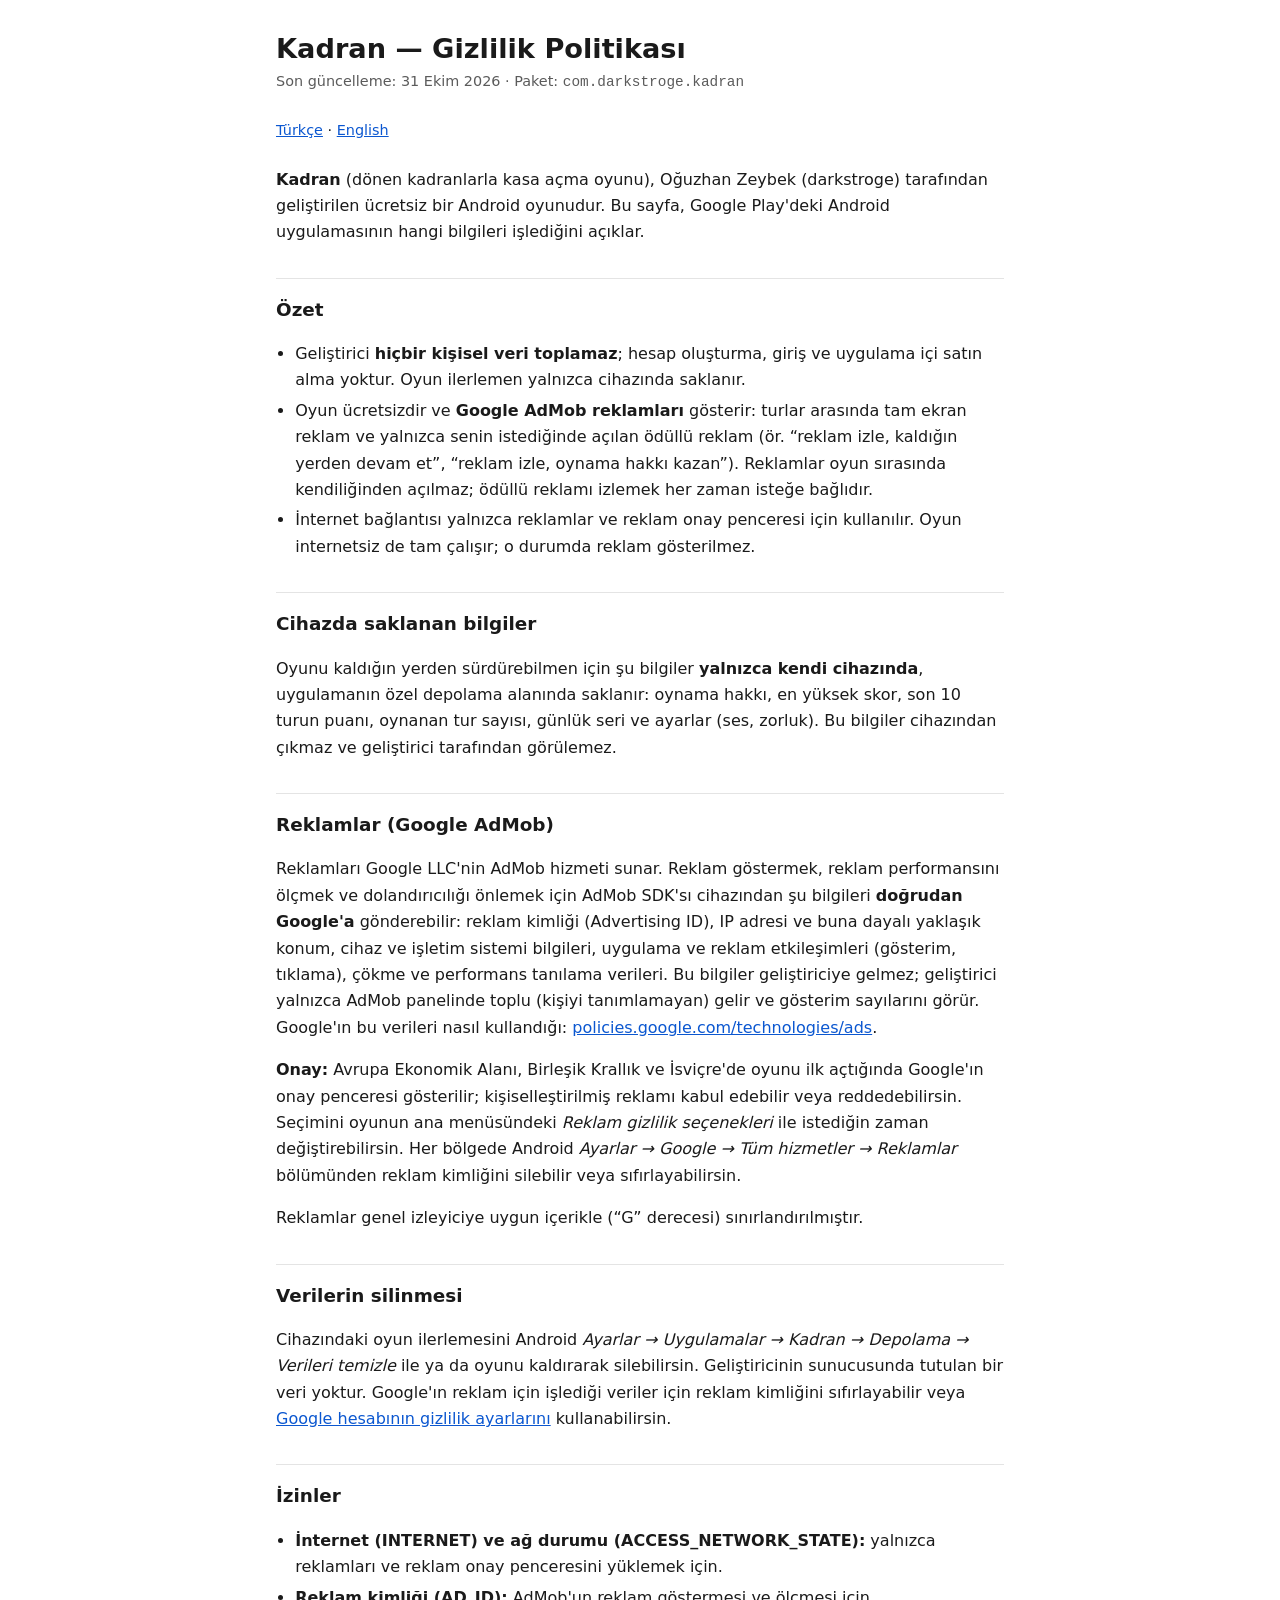
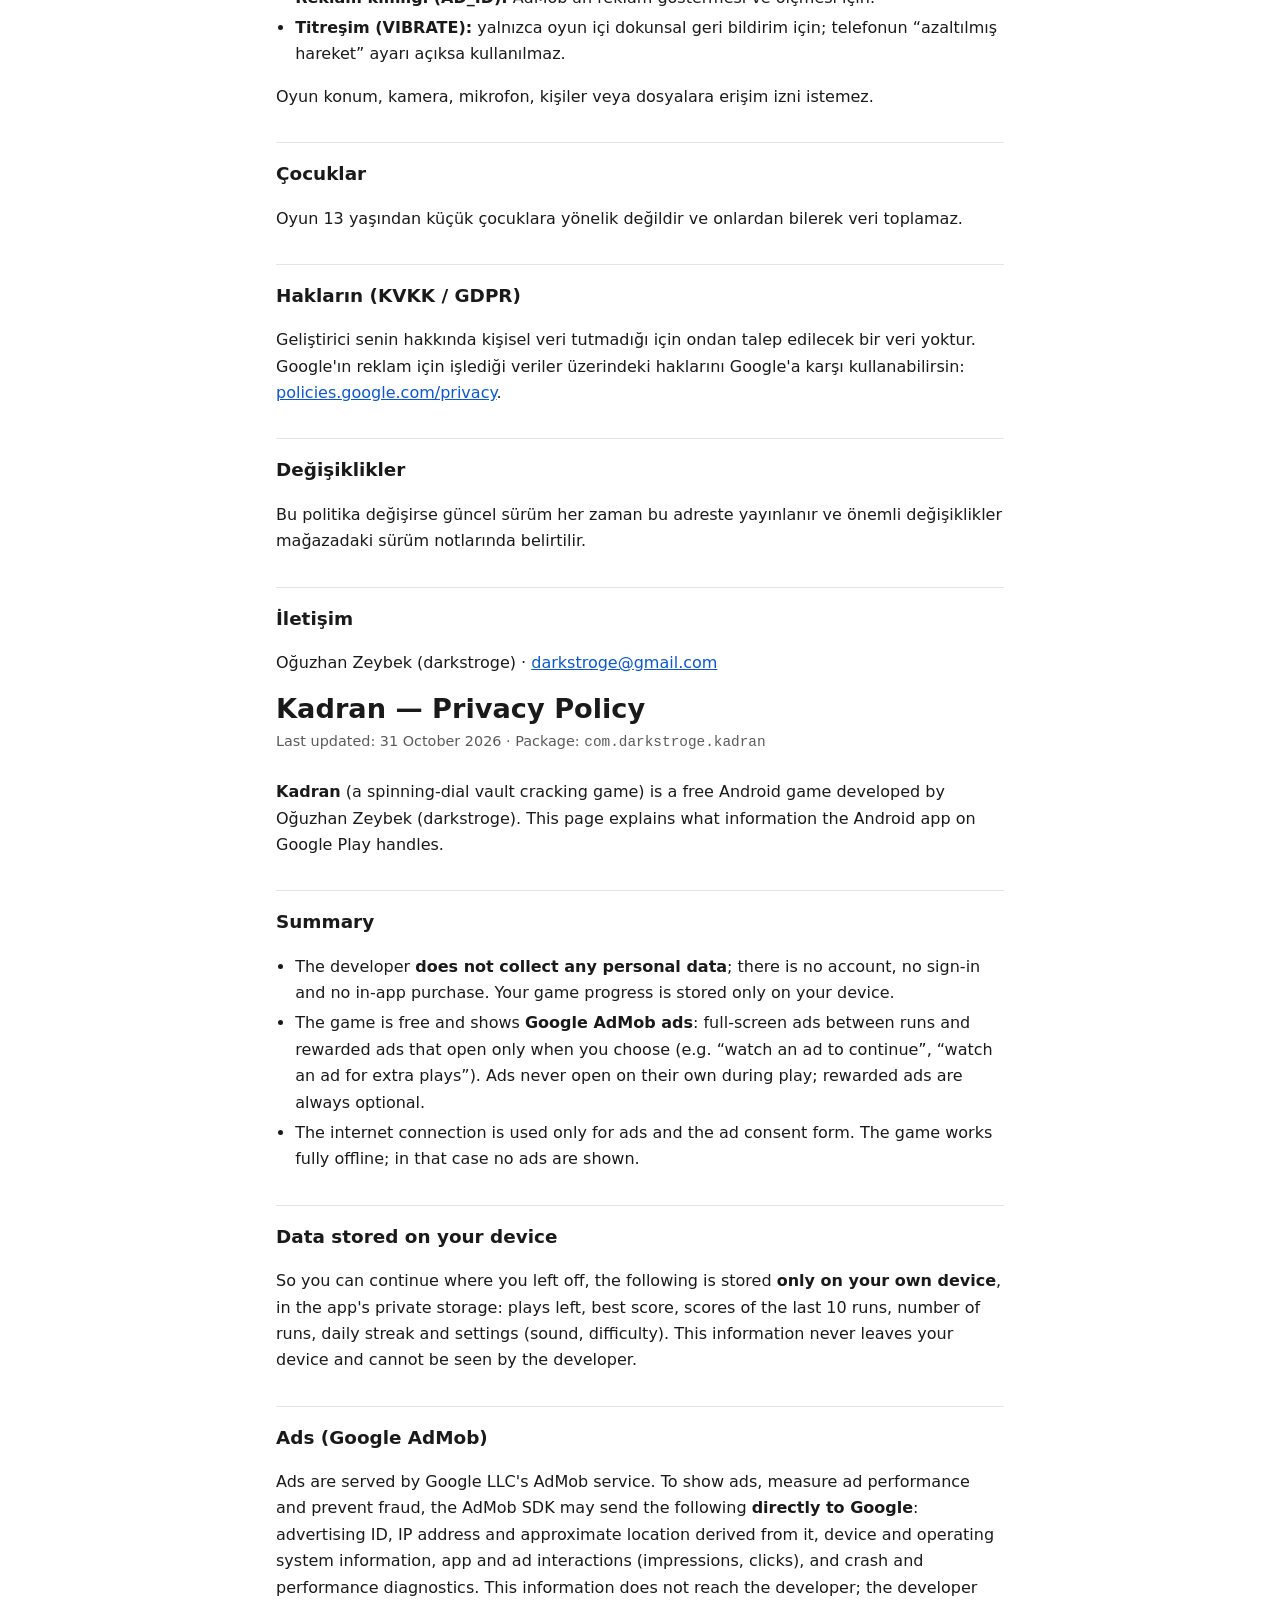
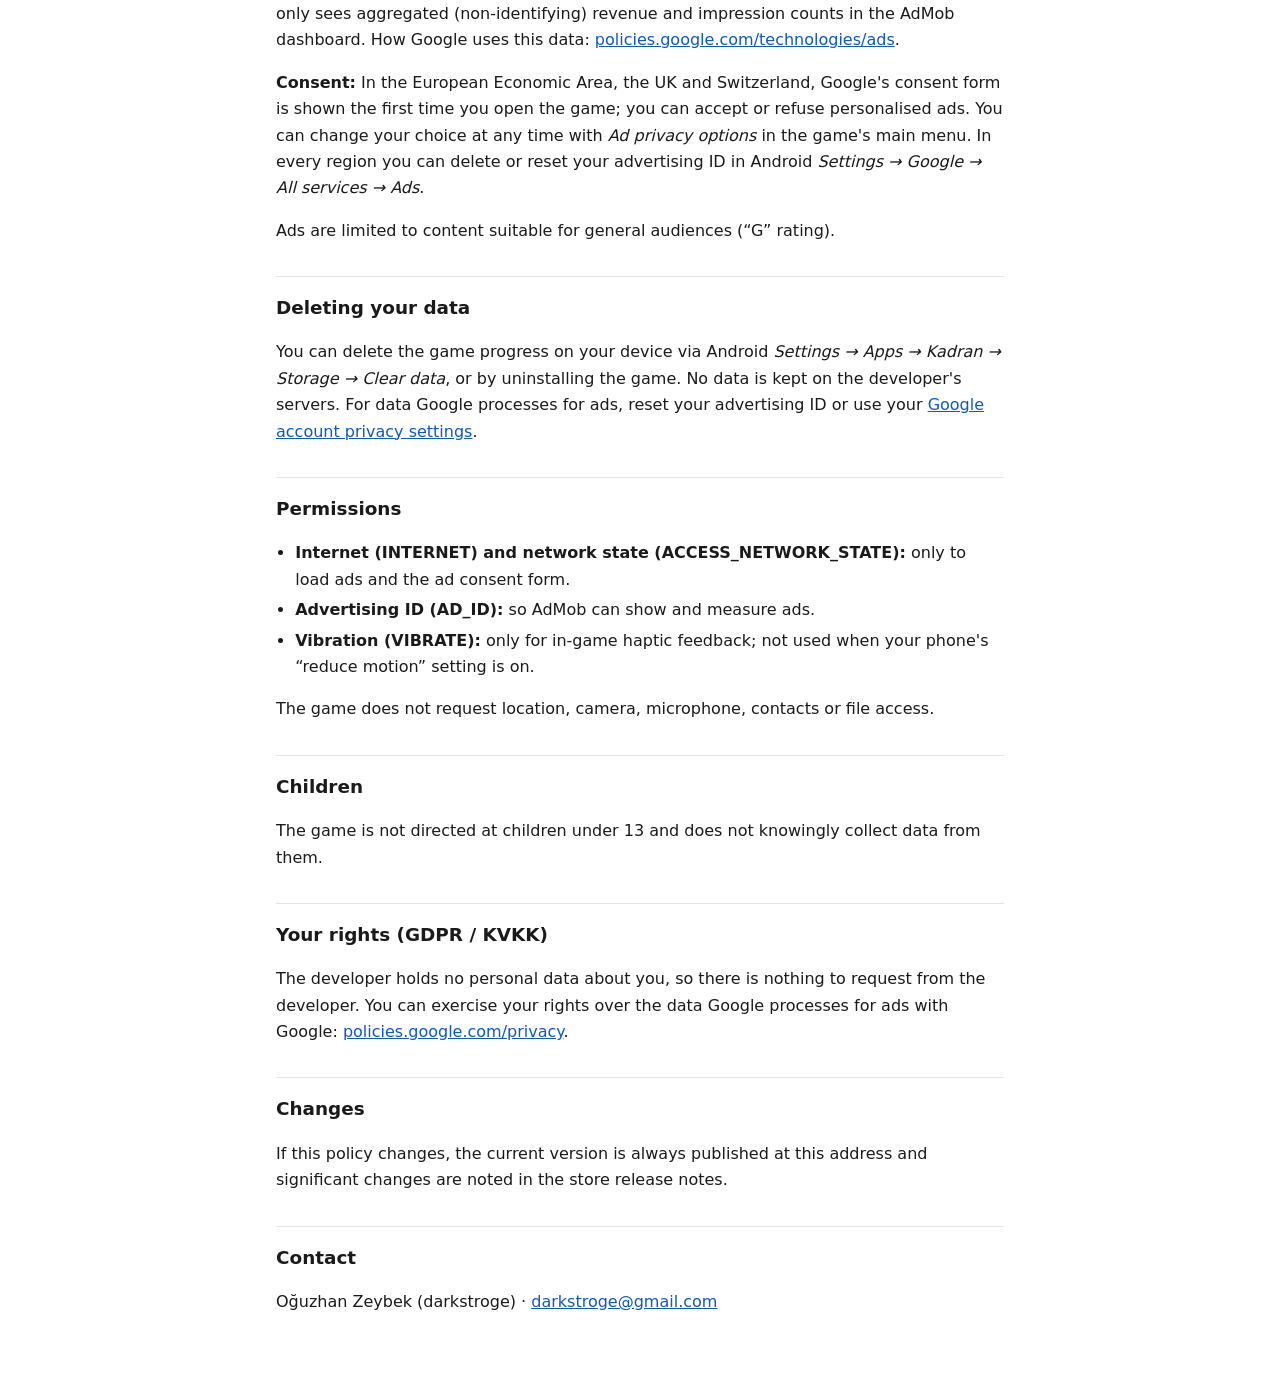
<file: kadran/index.html>
<!doctype html>
<html lang="tr">
<head>
<meta charset="utf-8">
<meta name="viewport" content="width=device-width,initial-scale=1">
<title>Kadran — Gizlilik Politikası / Privacy Policy</title>
<link rel="stylesheet" href="../style.css">
</head>
<body><main>
<h1>Kadran — Gizlilik Politikası</h1>
<p class="meta">Son güncelleme: 31 Ekim 2026 · Paket: <code>com.darkstroge.kadran</code></p>
<nav class="lang"><a href="#tr">Türkçe</a> · <a href="#en">English</a></nav>

<section id="tr" lang="tr">
<p><strong>Kadran</strong> (dönen kadranlarla kasa açma oyunu), Oğuzhan Zeybek (darkstroge) tarafından geliştirilen ücretsiz bir Android oyunudur. Bu sayfa, Google Play'deki Android uygulamasının hangi bilgileri işlediğini açıklar.</p>

<h2>Özet</h2>
<ul>
<li>Geliştirici <strong>hiçbir kişisel veri toplamaz</strong>; hesap oluşturma, giriş ve uygulama içi satın alma yoktur. Oyun ilerlemen yalnızca cihazında saklanır.</li>
<li>Oyun ücretsizdir ve <strong>Google AdMob reklamları</strong> gösterir: turlar arasında tam ekran reklam ve yalnızca senin istediğinde açılan ödüllü reklam (ör. “reklam izle, kaldığın yerden devam et”, “reklam izle, oynama hakkı kazan”). Reklamlar oyun sırasında kendiliğinden açılmaz; ödüllü reklamı izlemek her zaman isteğe bağlıdır.</li>
<li>İnternet bağlantısı yalnızca reklamlar ve reklam onay penceresi için kullanılır. Oyun internetsiz de tam çalışır; o durumda reklam gösterilmez.</li>
</ul>

<h2>Cihazda saklanan bilgiler</h2>
<p>Oyunu kaldığın yerden sürdürebilmen için şu bilgiler <strong>yalnızca kendi cihazında</strong>, uygulamanın özel depolama alanında saklanır: oynama hakkı, en yüksek skor, son 10 turun puanı, oynanan tur sayısı, günlük seri ve ayarlar (ses, zorluk). Bu bilgiler cihazından çıkmaz ve geliştirici tarafından görülemez.</p>

<h2>Reklamlar (Google AdMob)</h2>
<p>Reklamları Google LLC'nin AdMob hizmeti sunar. Reklam göstermek, reklam performansını ölçmek ve dolandırıcılığı önlemek için AdMob SDK'sı cihazından şu bilgileri <strong>doğrudan Google'a</strong> gönderebilir: reklam kimliği (Advertising ID), IP adresi ve buna dayalı yaklaşık konum, cihaz ve işletim sistemi bilgileri, uygulama ve reklam etkileşimleri (gösterim, tıklama), çökme ve performans tanılama verileri. Bu bilgiler geliştiriciye gelmez; geliştirici yalnızca AdMob panelinde toplu (kişiyi tanımlamayan) gelir ve gösterim sayılarını görür. Google'ın bu verileri nasıl kullandığı: <a href="https://policies.google.com/technologies/ads">policies.google.com/technologies/ads</a>.</p>
<p><strong>Onay:</strong> Avrupa Ekonomik Alanı, Birleşik Krallık ve İsviçre'de oyunu ilk açtığında Google'ın onay penceresi gösterilir; kişiselleştirilmiş reklamı kabul edebilir veya reddedebilirsin. Seçimini oyunun ana menüsündeki <em>Reklam gizlilik seçenekleri</em> ile istediğin zaman değiştirebilirsin. Her bölgede Android <em>Ayarlar → Google → Tüm hizmetler → Reklamlar</em> bölümünden reklam kimliğini silebilir veya sıfırlayabilirsin.</p>
<p>Reklamlar genel izleyiciye uygun içerikle (“G” derecesi) sınırlandırılmıştır.</p>

<h2>Verilerin silinmesi</h2>
<p>Cihazındaki oyun ilerlemesini Android <em>Ayarlar → Uygulamalar → Kadran → Depolama → Verileri temizle</em> ile ya da oyunu kaldırarak silebilirsin. Geliştiricinin sunucusunda tutulan bir veri yoktur. Google'ın reklam için işlediği veriler için reklam kimliğini sıfırlayabilir veya <a href="https://myaccount.google.com/data-and-privacy">Google hesabının gizlilik ayarlarını</a> kullanabilirsin.</p>

<h2>İzinler</h2>
<ul>
<li><strong>İnternet (INTERNET) ve ağ durumu (ACCESS_NETWORK_STATE):</strong> yalnızca reklamları ve reklam onay penceresini yüklemek için.</li>
<li><strong>Reklam kimliği (AD_ID):</strong> AdMob'un reklam göstermesi ve ölçmesi için.</li>
<li><strong>Titreşim (VIBRATE):</strong> yalnızca oyun içi dokunsal geri bildirim için; telefonun “azaltılmış hareket” ayarı açıksa kullanılmaz.</li>
</ul>
<p>Oyun konum, kamera, mikrofon, kişiler veya dosyalara erişim izni istemez.</p>

<h2>Çocuklar</h2>
<p>Oyun 13 yaşından küçük çocuklara yönelik değildir ve onlardan bilerek veri toplamaz.</p>

<h2>Hakların (KVKK / GDPR)</h2>
<p>Geliştirici senin hakkında kişisel veri tutmadığı için ondan talep edilecek bir veri yoktur. Google'ın reklam için işlediği veriler üzerindeki haklarını Google'a karşı kullanabilirsin: <a href="https://policies.google.com/privacy">policies.google.com/privacy</a>.</p>

<h2>Değişiklikler</h2>
<p>Bu politika değişirse güncel sürüm her zaman bu adreste yayınlanır ve önemli değişiklikler mağazadaki sürüm notlarında belirtilir.</p>

<h2>İletişim</h2>
<p>Oğuzhan Zeybek (darkstroge) · <a href="mailto:darkstroge@gmail.com">darkstroge@gmail.com</a></p>
</section>

<section id="en" lang="en">
<h1>Kadran — Privacy Policy</h1>
<p class="meta">Last updated: 31 October 2026 · Package: <code>com.darkstroge.kadran</code></p>
<p><strong>Kadran</strong> (a spinning-dial vault cracking game) is a free Android game developed by Oğuzhan Zeybek (darkstroge). This page explains what information the Android app on Google Play handles.</p>

<h2>Summary</h2>
<ul>
<li>The developer <strong>does not collect any personal data</strong>; there is no account, no sign-in and no in-app purchase. Your game progress is stored only on your device.</li>
<li>The game is free and shows <strong>Google AdMob ads</strong>: full-screen ads between runs and rewarded ads that open only when you choose (e.g. “watch an ad to continue”, “watch an ad for extra plays”). Ads never open on their own during play; rewarded ads are always optional.</li>
<li>The internet connection is used only for ads and the ad consent form. The game works fully offline; in that case no ads are shown.</li>
</ul>

<h2>Data stored on your device</h2>
<p>So you can continue where you left off, the following is stored <strong>only on your own device</strong>, in the app's private storage: plays left, best score, scores of the last 10 runs, number of runs, daily streak and settings (sound, difficulty). This information never leaves your device and cannot be seen by the developer.</p>

<h2>Ads (Google AdMob)</h2>
<p>Ads are served by Google LLC's AdMob service. To show ads, measure ad performance and prevent fraud, the AdMob SDK may send the following <strong>directly to Google</strong>: advertising ID, IP address and approximate location derived from it, device and operating system information, app and ad interactions (impressions, clicks), and crash and performance diagnostics. This information does not reach the developer; the developer only sees aggregated (non-identifying) revenue and impression counts in the AdMob dashboard. How Google uses this data: <a href="https://policies.google.com/technologies/ads">policies.google.com/technologies/ads</a>.</p>
<p><strong>Consent:</strong> In the European Economic Area, the UK and Switzerland, Google's consent form is shown the first time you open the game; you can accept or refuse personalised ads. You can change your choice at any time with <em>Ad privacy options</em> in the game's main menu. In every region you can delete or reset your advertising ID in Android <em>Settings → Google → All services → Ads</em>.</p>
<p>Ads are limited to content suitable for general audiences (“G” rating).</p>

<h2>Deleting your data</h2>
<p>You can delete the game progress on your device via Android <em>Settings → Apps → Kadran → Storage → Clear data</em>, or by uninstalling the game. No data is kept on the developer's servers. For data Google processes for ads, reset your advertising ID or use your <a href="https://myaccount.google.com/data-and-privacy">Google account privacy settings</a>.</p>

<h2>Permissions</h2>
<ul>
<li><strong>Internet (INTERNET) and network state (ACCESS_NETWORK_STATE):</strong> only to load ads and the ad consent form.</li>
<li><strong>Advertising ID (AD_ID):</strong> so AdMob can show and measure ads.</li>
<li><strong>Vibration (VIBRATE):</strong> only for in-game haptic feedback; not used when your phone's “reduce motion” setting is on.</li>
</ul>
<p>The game does not request location, camera, microphone, contacts or file access.</p>

<h2>Children</h2>
<p>The game is not directed at children under 13 and does not knowingly collect data from them.</p>

<h2>Your rights (GDPR / KVKK)</h2>
<p>The developer holds no personal data about you, so there is nothing to request from the developer. You can exercise your rights over the data Google processes for ads with Google: <a href="https://policies.google.com/privacy">policies.google.com/privacy</a>.</p>

<h2>Changes</h2>
<p>If this policy changes, the current version is always published at this address and significant changes are noted in the store release notes.</p>

<h2>Contact</h2>
<p>Oğuzhan Zeybek (darkstroge) · <a href="mailto:darkstroge@gmail.com">darkstroge@gmail.com</a></p>
</section>
</main></body>
</html>
</file>
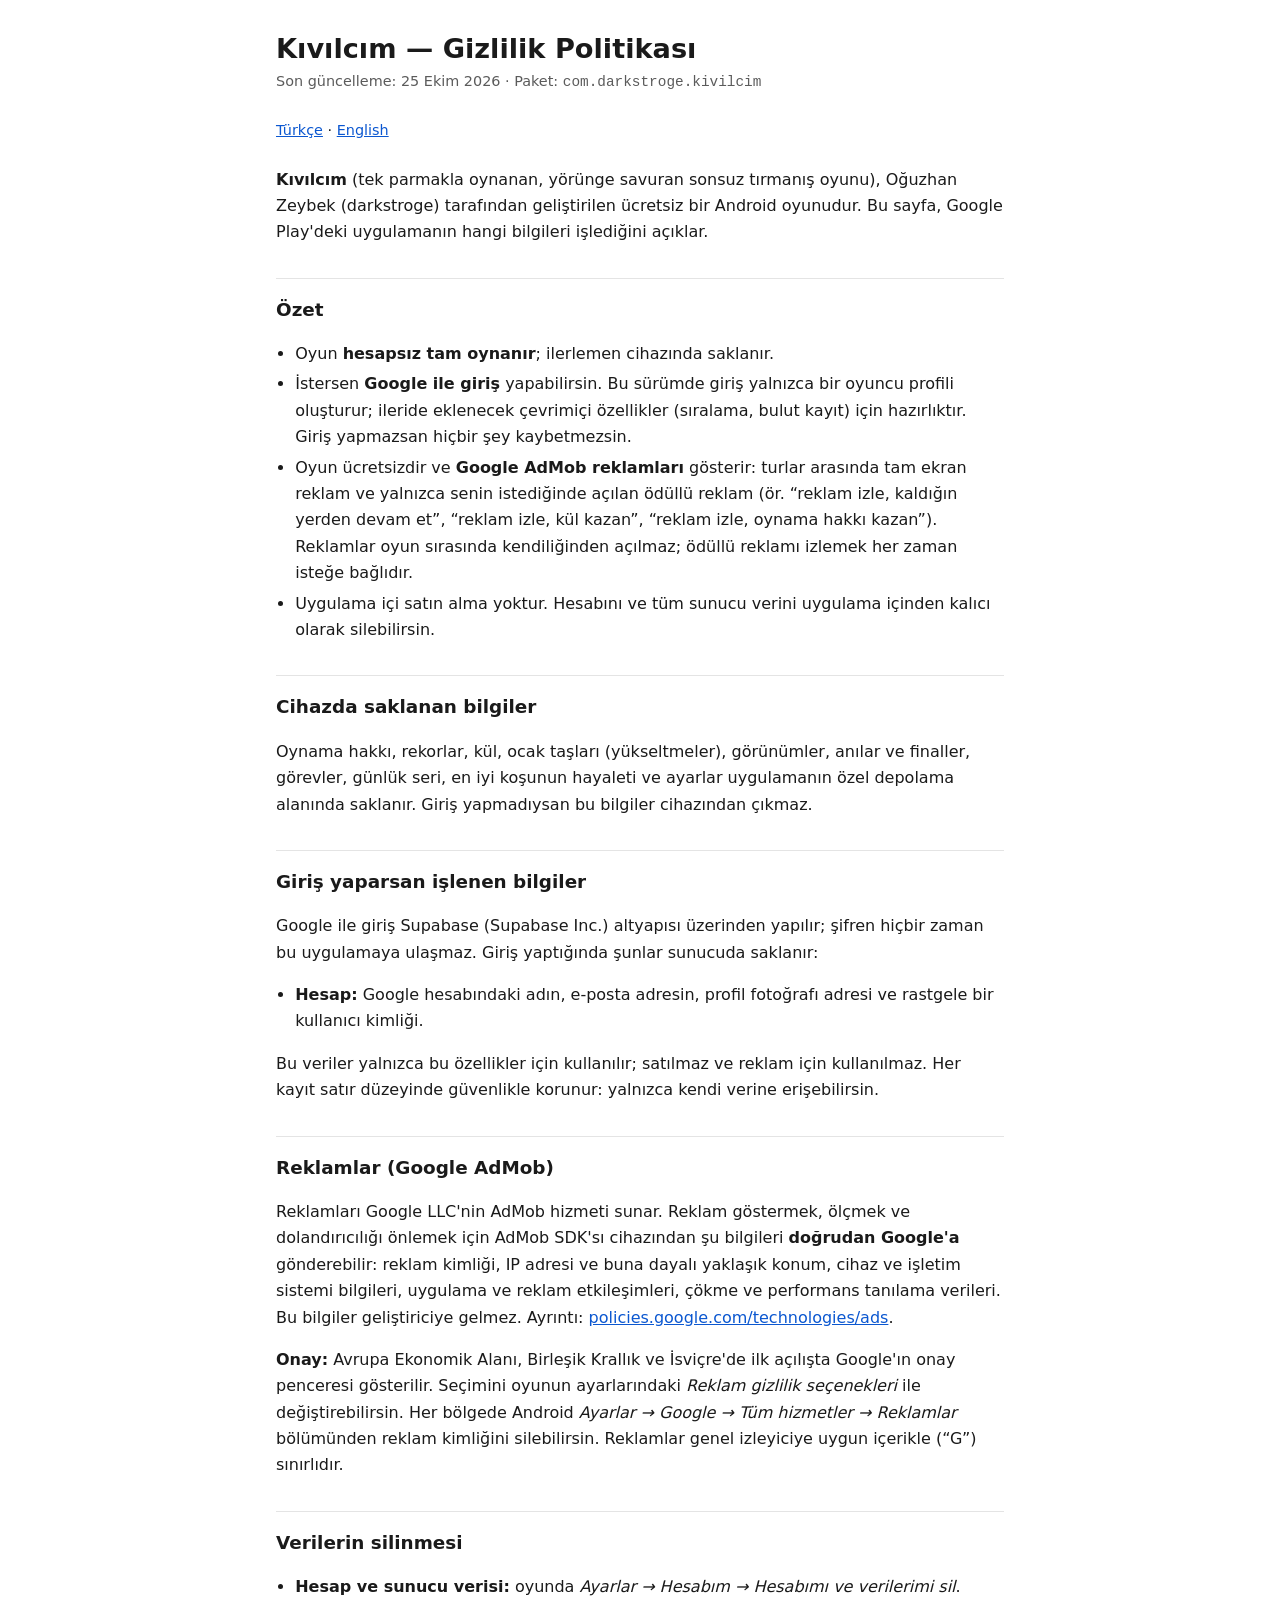
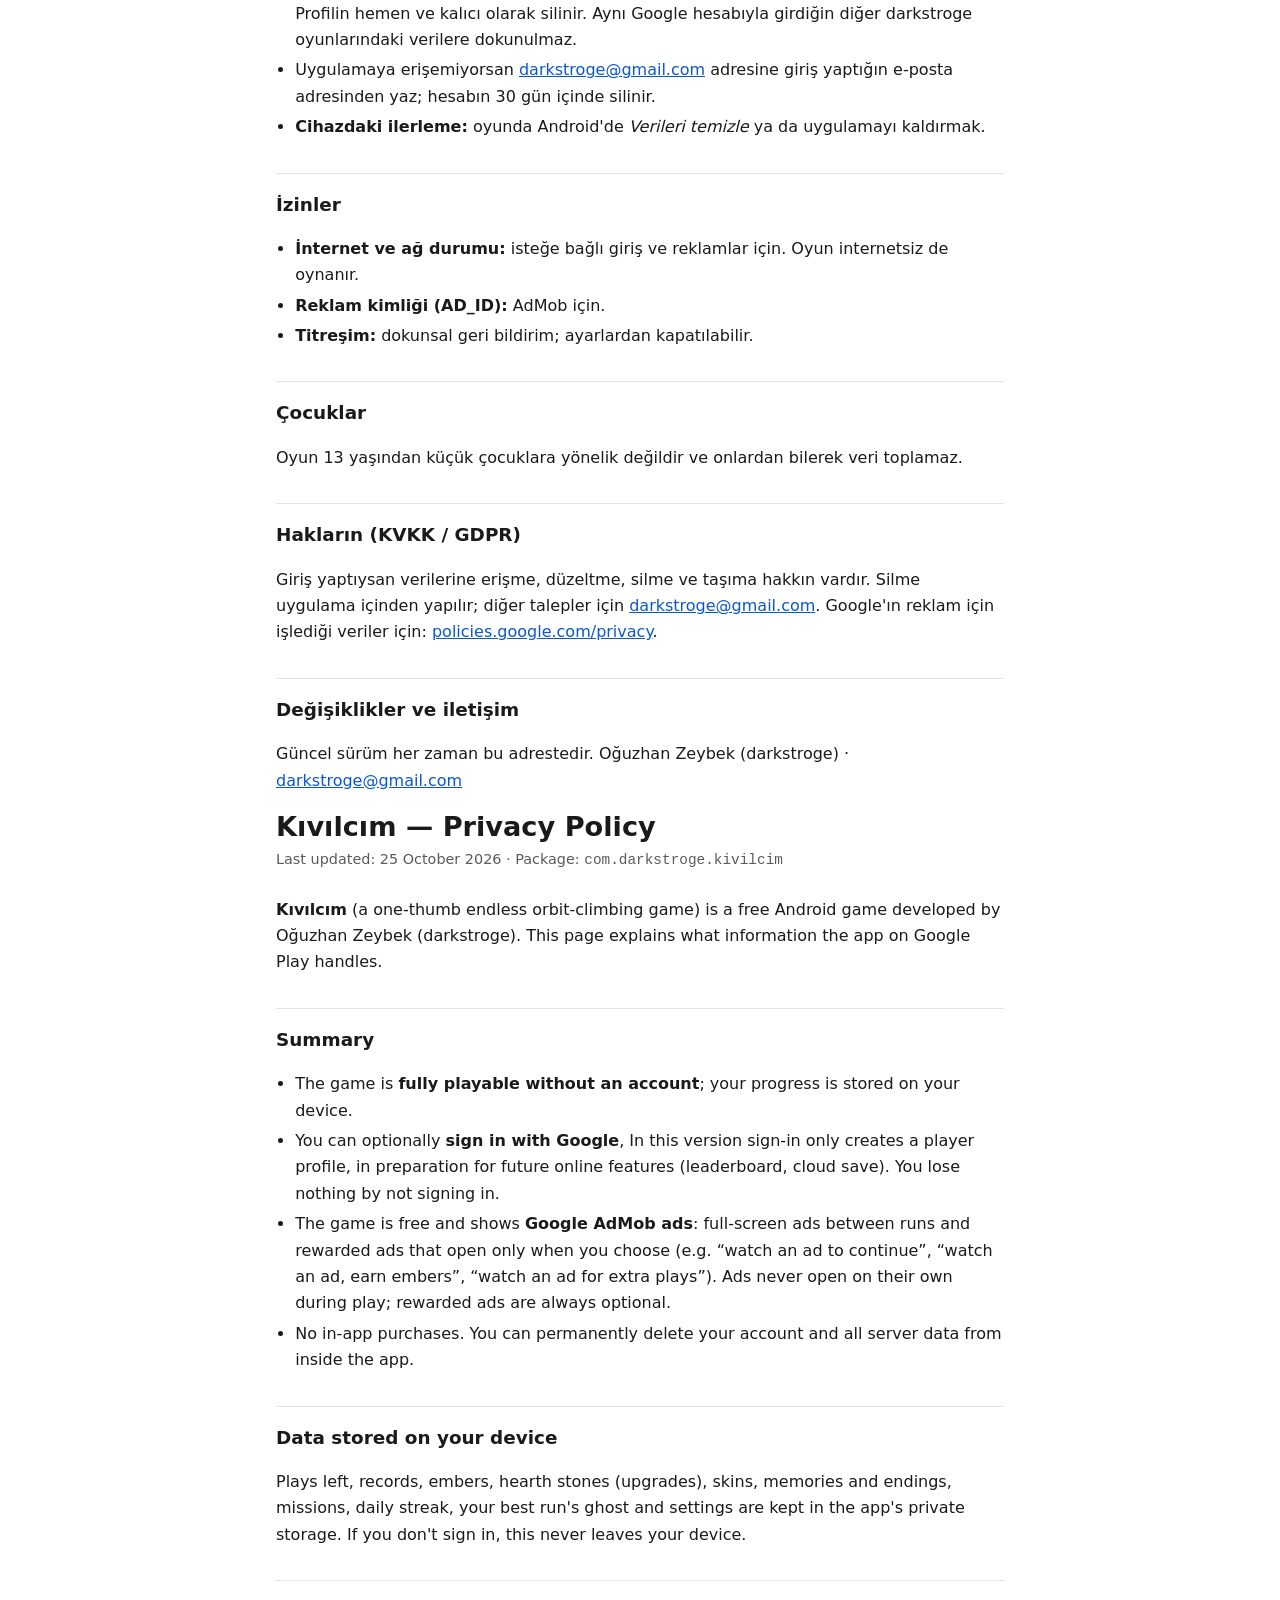
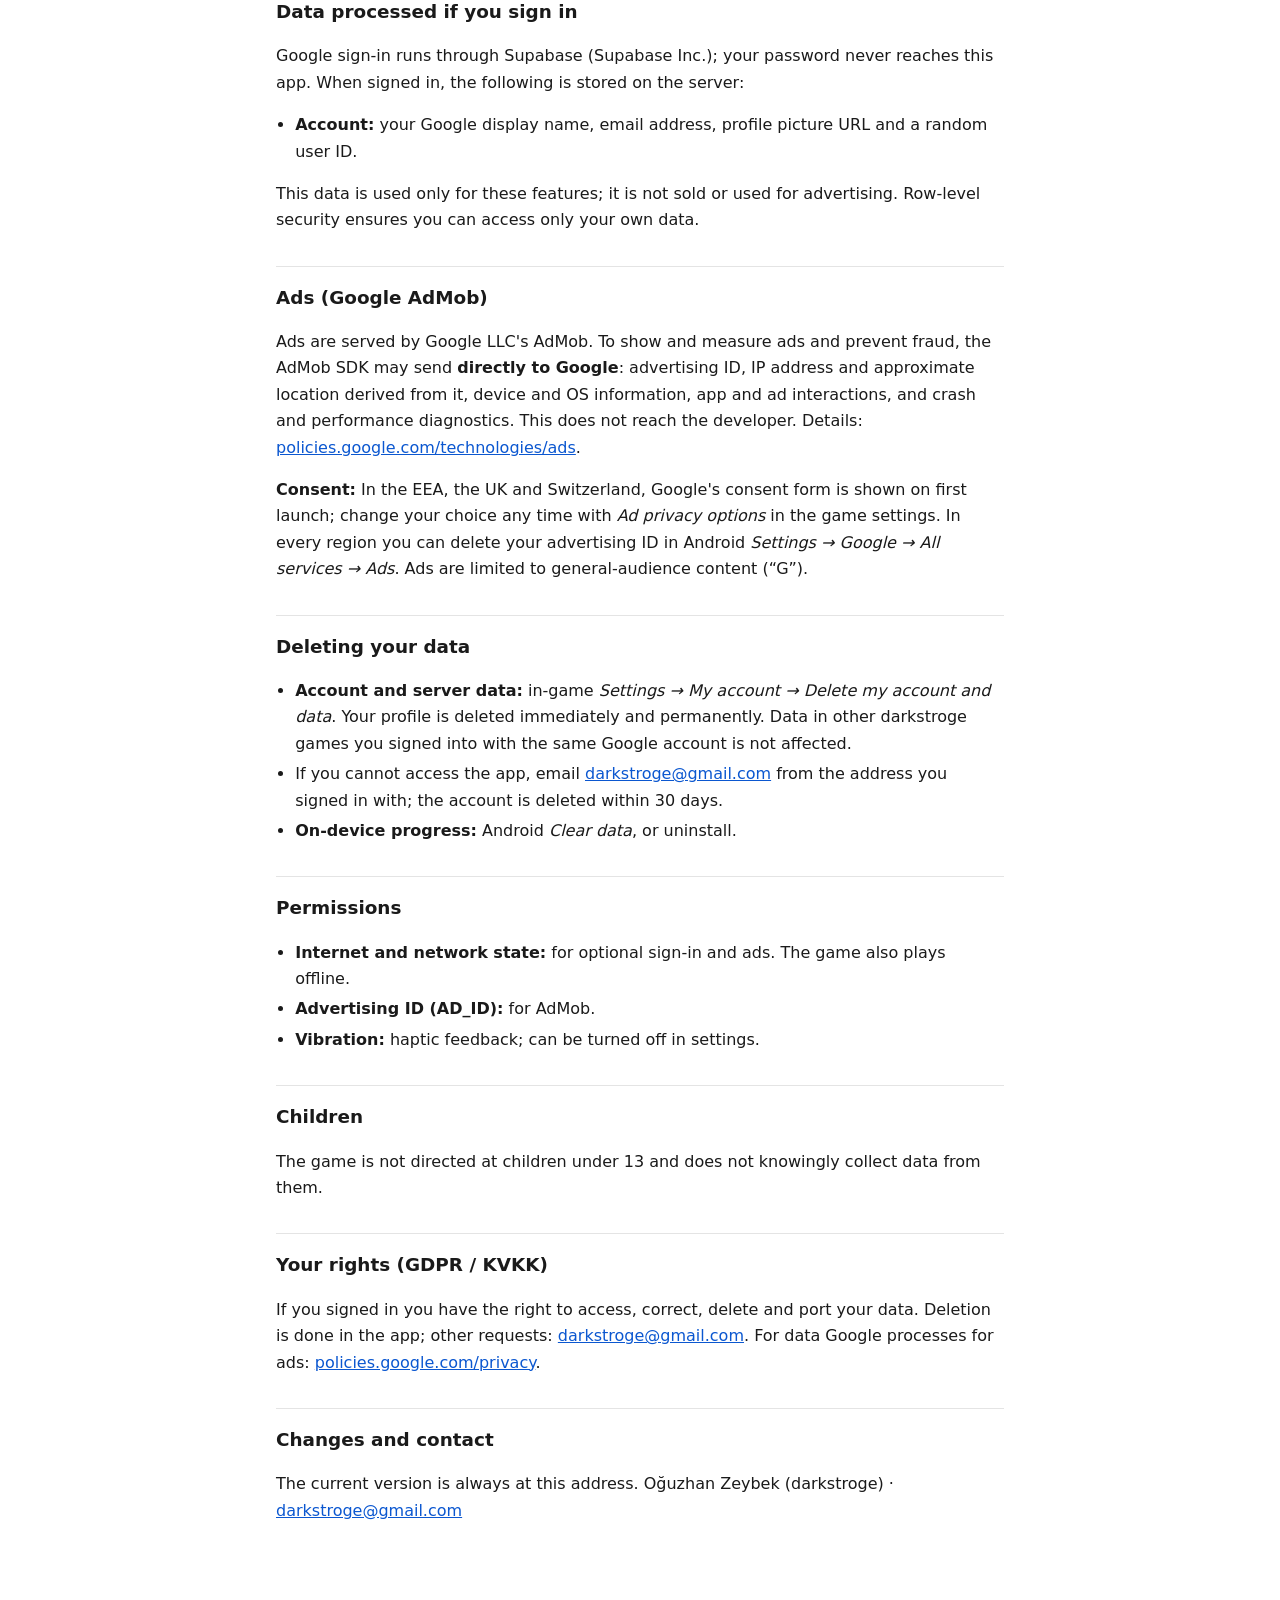
<file: kivilcim/index.html>
<!doctype html>
<html lang="tr">
<head>
<meta charset="utf-8">
<meta name="viewport" content="width=device-width,initial-scale=1">
<title>Kıvılcım — Gizlilik Politikası / Privacy Policy</title>
<link rel="stylesheet" href="../style.css">
</head>
<body><main>
<h1>Kıvılcım — Gizlilik Politikası</h1>
<p class="meta">Son güncelleme: 25 Ekim 2026 · Paket: <code>com.darkstroge.kivilcim</code></p>
<nav class="lang"><a href="#tr">Türkçe</a> · <a href="#en">English</a></nav>

<section id="tr" lang="tr">
<p><strong>Kıvılcım</strong> (tek parmakla oynanan, yörünge savuran sonsuz tırmanış oyunu), Oğuzhan Zeybek (darkstroge) tarafından geliştirilen ücretsiz bir Android oyunudur. Bu sayfa, Google Play'deki uygulamanın hangi bilgileri işlediğini açıklar.</p>

<h2>Özet</h2>
<ul>
<li>Oyun <strong>hesapsız tam oynanır</strong>; ilerlemen cihazında saklanır.</li>
<li>İstersen <strong>Google ile giriş</strong> yapabilirsin. Bu sürümde giriş yalnızca bir oyuncu profili oluşturur; ileride eklenecek çevrimiçi özellikler (sıralama, bulut kayıt) için hazırlıktır. Giriş yapmazsan hiçbir şey kaybetmezsin.</li>
<li>Oyun ücretsizdir ve <strong>Google AdMob reklamları</strong> gösterir: turlar arasında tam ekran reklam ve yalnızca senin istediğinde açılan ödüllü reklam (ör. “reklam izle, kaldığın yerden devam et”, “reklam izle, kül kazan”, “reklam izle, oynama hakkı kazan”). Reklamlar oyun sırasında kendiliğinden açılmaz; ödüllü reklamı izlemek her zaman isteğe bağlıdır.</li>
<li>Uygulama içi satın alma yoktur. Hesabını ve tüm sunucu verini uygulama içinden kalıcı olarak silebilirsin.</li>
</ul>

<h2>Cihazda saklanan bilgiler</h2>
<p>Oynama hakkı, rekorlar, kül, ocak taşları (yükseltmeler), görünümler, anılar ve finaller, görevler, günlük seri, en iyi koşunun hayaleti ve ayarlar uygulamanın özel depolama alanında saklanır. Giriş yapmadıysan bu bilgiler cihazından çıkmaz.</p>

<h2>Giriş yaparsan işlenen bilgiler</h2>
<p>Google ile giriş Supabase (Supabase Inc.) altyapısı üzerinden yapılır; şifren hiçbir zaman bu uygulamaya ulaşmaz. Giriş yaptığında şunlar sunucuda saklanır:</p>
<ul>
<li><strong>Hesap:</strong> Google hesabındaki adın, e-posta adresin, profil fotoğrafı adresi ve rastgele bir kullanıcı kimliği.</li>
</ul>
<p>Bu veriler yalnızca bu özellikler için kullanılır; satılmaz ve reklam için kullanılmaz. Her kayıt satır düzeyinde güvenlikle korunur: yalnızca kendi verine erişebilirsin.</p>

<h2>Reklamlar (Google AdMob)</h2>
<p>Reklamları Google LLC'nin AdMob hizmeti sunar. Reklam göstermek, ölçmek ve dolandırıcılığı önlemek için AdMob SDK'sı cihazından şu bilgileri <strong>doğrudan Google'a</strong> gönderebilir: reklam kimliği, IP adresi ve buna dayalı yaklaşık konum, cihaz ve işletim sistemi bilgileri, uygulama ve reklam etkileşimleri, çökme ve performans tanılama verileri. Bu bilgiler geliştiriciye gelmez. Ayrıntı: <a href="https://policies.google.com/technologies/ads">policies.google.com/technologies/ads</a>.</p>
<p><strong>Onay:</strong> Avrupa Ekonomik Alanı, Birleşik Krallık ve İsviçre'de ilk açılışta Google'ın onay penceresi gösterilir. Seçimini oyunun ayarlarındaki <em>Reklam gizlilik seçenekleri</em> ile değiştirebilirsin. Her bölgede Android <em>Ayarlar → Google → Tüm hizmetler → Reklamlar</em> bölümünden reklam kimliğini silebilirsin. Reklamlar genel izleyiciye uygun içerikle (“G”) sınırlıdır.</p>

<h2>Verilerin silinmesi</h2>
<ul>
<li><strong>Hesap ve sunucu verisi:</strong> oyunda <em>Ayarlar → Hesabım → Hesabımı ve verilerimi sil</em>. Profilin hemen ve kalıcı olarak silinir. Aynı Google hesabıyla girdiğin diğer darkstroge oyunlarındaki verilere dokunulmaz.</li>
<li>Uygulamaya erişemiyorsan <a href="mailto:darkstroge@gmail.com?subject=K%C4%B1v%C4%B1lc%C4%B1m%20hesap%20silme">darkstroge@gmail.com</a> adresine giriş yaptığın e-posta adresinden yaz; hesabın 30 gün içinde silinir.</li>
<li><strong>Cihazdaki ilerleme:</strong> oyunda Android'de <em>Verileri temizle</em> ya da uygulamayı kaldırmak.</li>
</ul>

<h2>İzinler</h2>
<ul>
<li><strong>İnternet ve ağ durumu:</strong> isteğe bağlı giriş ve reklamlar için. Oyun internetsiz de oynanır.</li>
<li><strong>Reklam kimliği (AD_ID):</strong> AdMob için.</li>
<li><strong>Titreşim:</strong> dokunsal geri bildirim; ayarlardan kapatılabilir.</li>
</ul>

<h2>Çocuklar</h2>
<p>Oyun 13 yaşından küçük çocuklara yönelik değildir ve onlardan bilerek veri toplamaz.</p>

<h2>Hakların (KVKK / GDPR)</h2>
<p>Giriş yaptıysan verilerine erişme, düzeltme, silme ve taşıma hakkın vardır. Silme uygulama içinden yapılır; diğer talepler için <a href="mailto:darkstroge@gmail.com">darkstroge@gmail.com</a>. Google'ın reklam için işlediği veriler için: <a href="https://policies.google.com/privacy">policies.google.com/privacy</a>.</p>

<h2>Değişiklikler ve iletişim</h2>
<p>Güncel sürüm her zaman bu adrestedir. Oğuzhan Zeybek (darkstroge) · <a href="mailto:darkstroge@gmail.com">darkstroge@gmail.com</a></p>
</section>

<section id="en" lang="en">
<h1>Kıvılcım — Privacy Policy</h1>
<p class="meta">Last updated: 25 October 2026 · Package: <code>com.darkstroge.kivilcim</code></p>
<p><strong>Kıvılcım</strong> (a one-thumb endless orbit-climbing game) is a free Android game developed by Oğuzhan Zeybek (darkstroge). This page explains what information the app on Google Play handles.</p>

<h2>Summary</h2>
<ul>
<li>The game is <strong>fully playable without an account</strong>; your progress is stored on your device.</li>
<li>You can optionally <strong>sign in with Google</strong>, In this version sign-in only creates a player profile, in preparation for future online features (leaderboard, cloud save). You lose nothing by not signing in.</li>
<li>The game is free and shows <strong>Google AdMob ads</strong>: full-screen ads between runs and rewarded ads that open only when you choose (e.g. “watch an ad to continue”, “watch an ad, earn embers”, “watch an ad for extra plays”). Ads never open on their own during play; rewarded ads are always optional.</li>
<li>No in-app purchases. You can permanently delete your account and all server data from inside the app.</li>
</ul>

<h2>Data stored on your device</h2>
<p>Plays left, records, embers, hearth stones (upgrades), skins, memories and endings, missions, daily streak, your best run's ghost and settings are kept in the app's private storage. If you don't sign in, this never leaves your device.</p>

<h2>Data processed if you sign in</h2>
<p>Google sign-in runs through Supabase (Supabase Inc.); your password never reaches this app. When signed in, the following is stored on the server:</p>
<ul>
<li><strong>Account:</strong> your Google display name, email address, profile picture URL and a random user ID.</li>
</ul>
<p>This data is used only for these features; it is not sold or used for advertising. Row-level security ensures you can access only your own data.</p>

<h2>Ads (Google AdMob)</h2>
<p>Ads are served by Google LLC's AdMob. To show and measure ads and prevent fraud, the AdMob SDK may send <strong>directly to Google</strong>: advertising ID, IP address and approximate location derived from it, device and OS information, app and ad interactions, and crash and performance diagnostics. This does not reach the developer. Details: <a href="https://policies.google.com/technologies/ads">policies.google.com/technologies/ads</a>.</p>
<p><strong>Consent:</strong> In the EEA, the UK and Switzerland, Google's consent form is shown on first launch; change your choice any time with <em>Ad privacy options</em> in the game settings. In every region you can delete your advertising ID in Android <em>Settings → Google → All services → Ads</em>. Ads are limited to general-audience content (“G”).</p>

<h2>Deleting your data</h2>
<ul>
<li><strong>Account and server data:</strong> in-game <em>Settings → My account → Delete my account and data</em>. Your profile is deleted immediately and permanently. Data in other darkstroge games you signed into with the same Google account is not affected.</li>
<li>If you cannot access the app, email <a href="mailto:darkstroge@gmail.com?subject=K%C4%B1v%C4%B1lc%C4%B1m%20account%20deletion">darkstroge@gmail.com</a> from the address you signed in with; the account is deleted within 30 days.</li>
<li><strong>On-device progress:</strong> Android <em>Clear data</em>, or uninstall.</li>
</ul>

<h2>Permissions</h2>
<ul>
<li><strong>Internet and network state:</strong> for optional sign-in and ads. The game also plays offline.</li>
<li><strong>Advertising ID (AD_ID):</strong> for AdMob.</li>
<li><strong>Vibration:</strong> haptic feedback; can be turned off in settings.</li>
</ul>

<h2>Children</h2>
<p>The game is not directed at children under 13 and does not knowingly collect data from them.</p>

<h2>Your rights (GDPR / KVKK)</h2>
<p>If you signed in you have the right to access, correct, delete and port your data. Deletion is done in the app; other requests: <a href="mailto:darkstroge@gmail.com">darkstroge@gmail.com</a>. For data Google processes for ads: <a href="https://policies.google.com/privacy">policies.google.com/privacy</a>.</p>

<h2>Changes and contact</h2>
<p>The current version is always at this address. Oğuzhan Zeybek (darkstroge) · <a href="mailto:darkstroge@gmail.com">darkstroge@gmail.com</a></p>
</section>
</main></body>
</html>
</file>
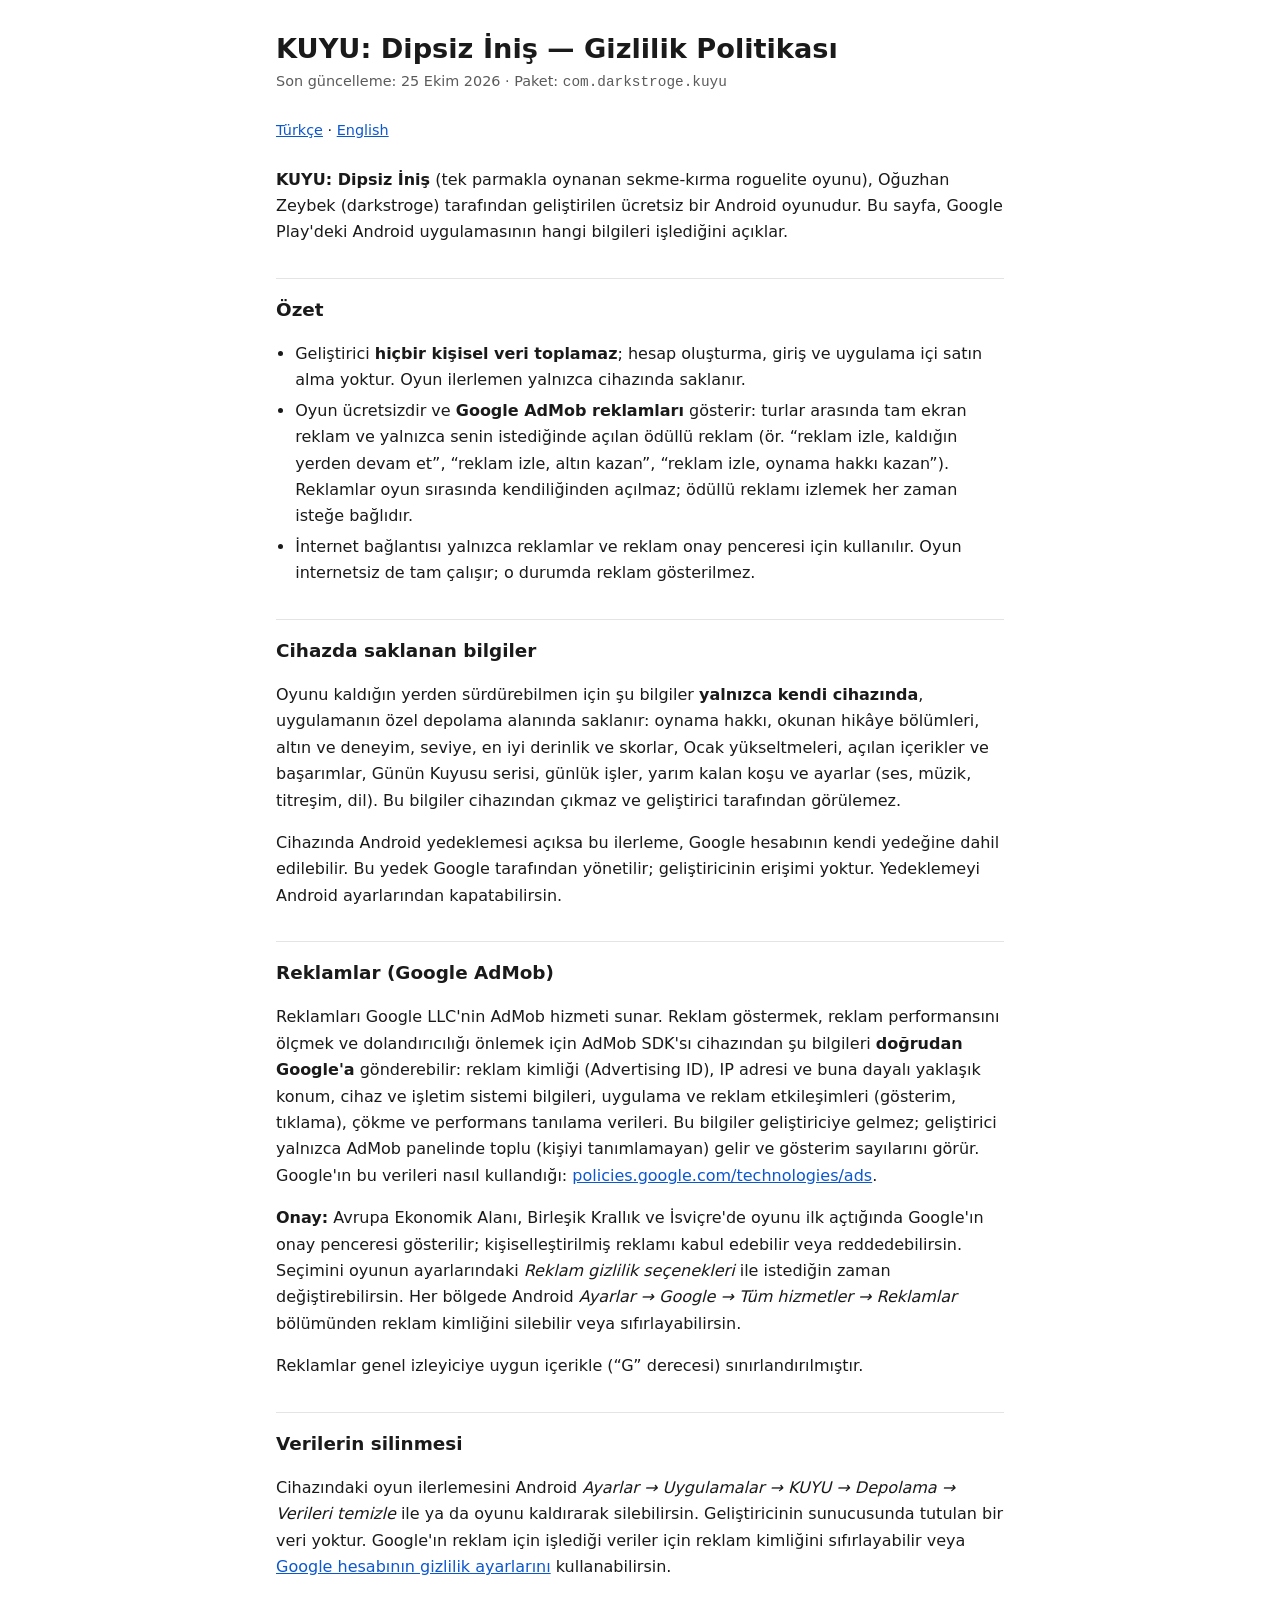
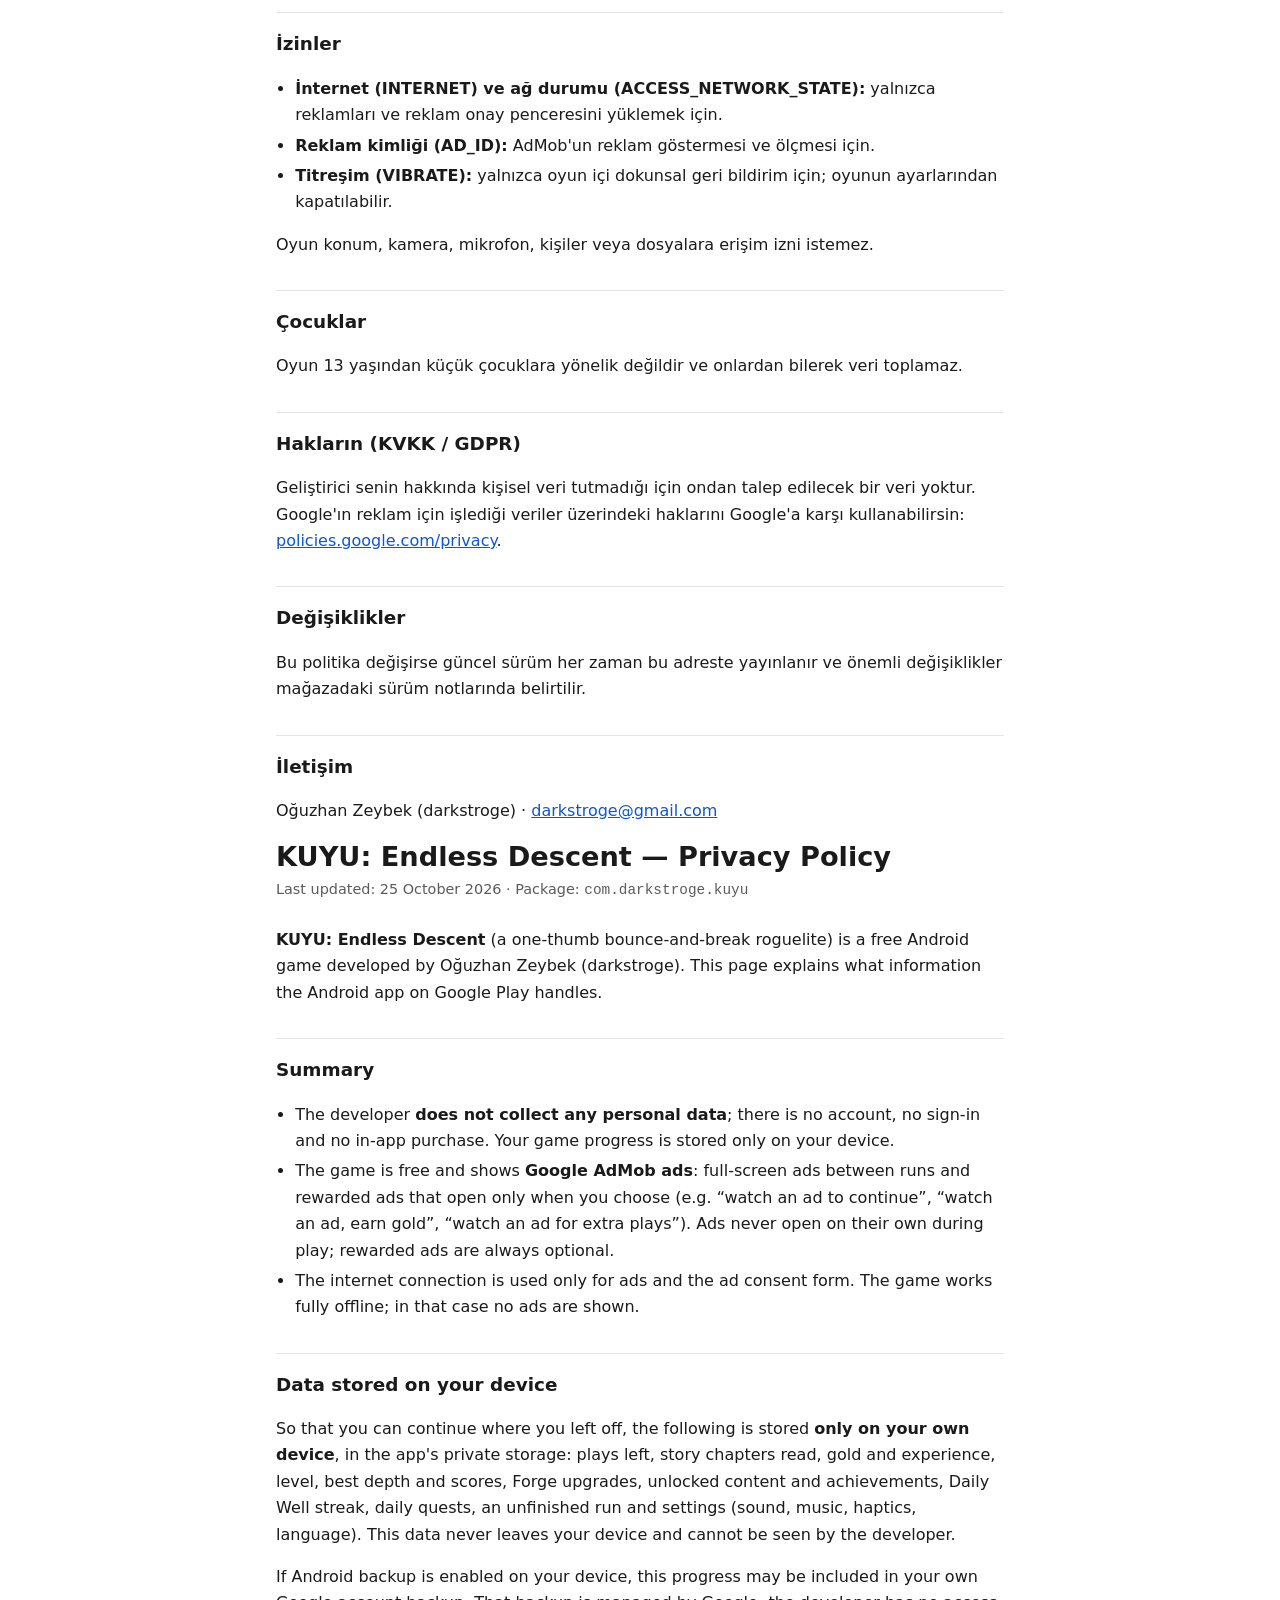
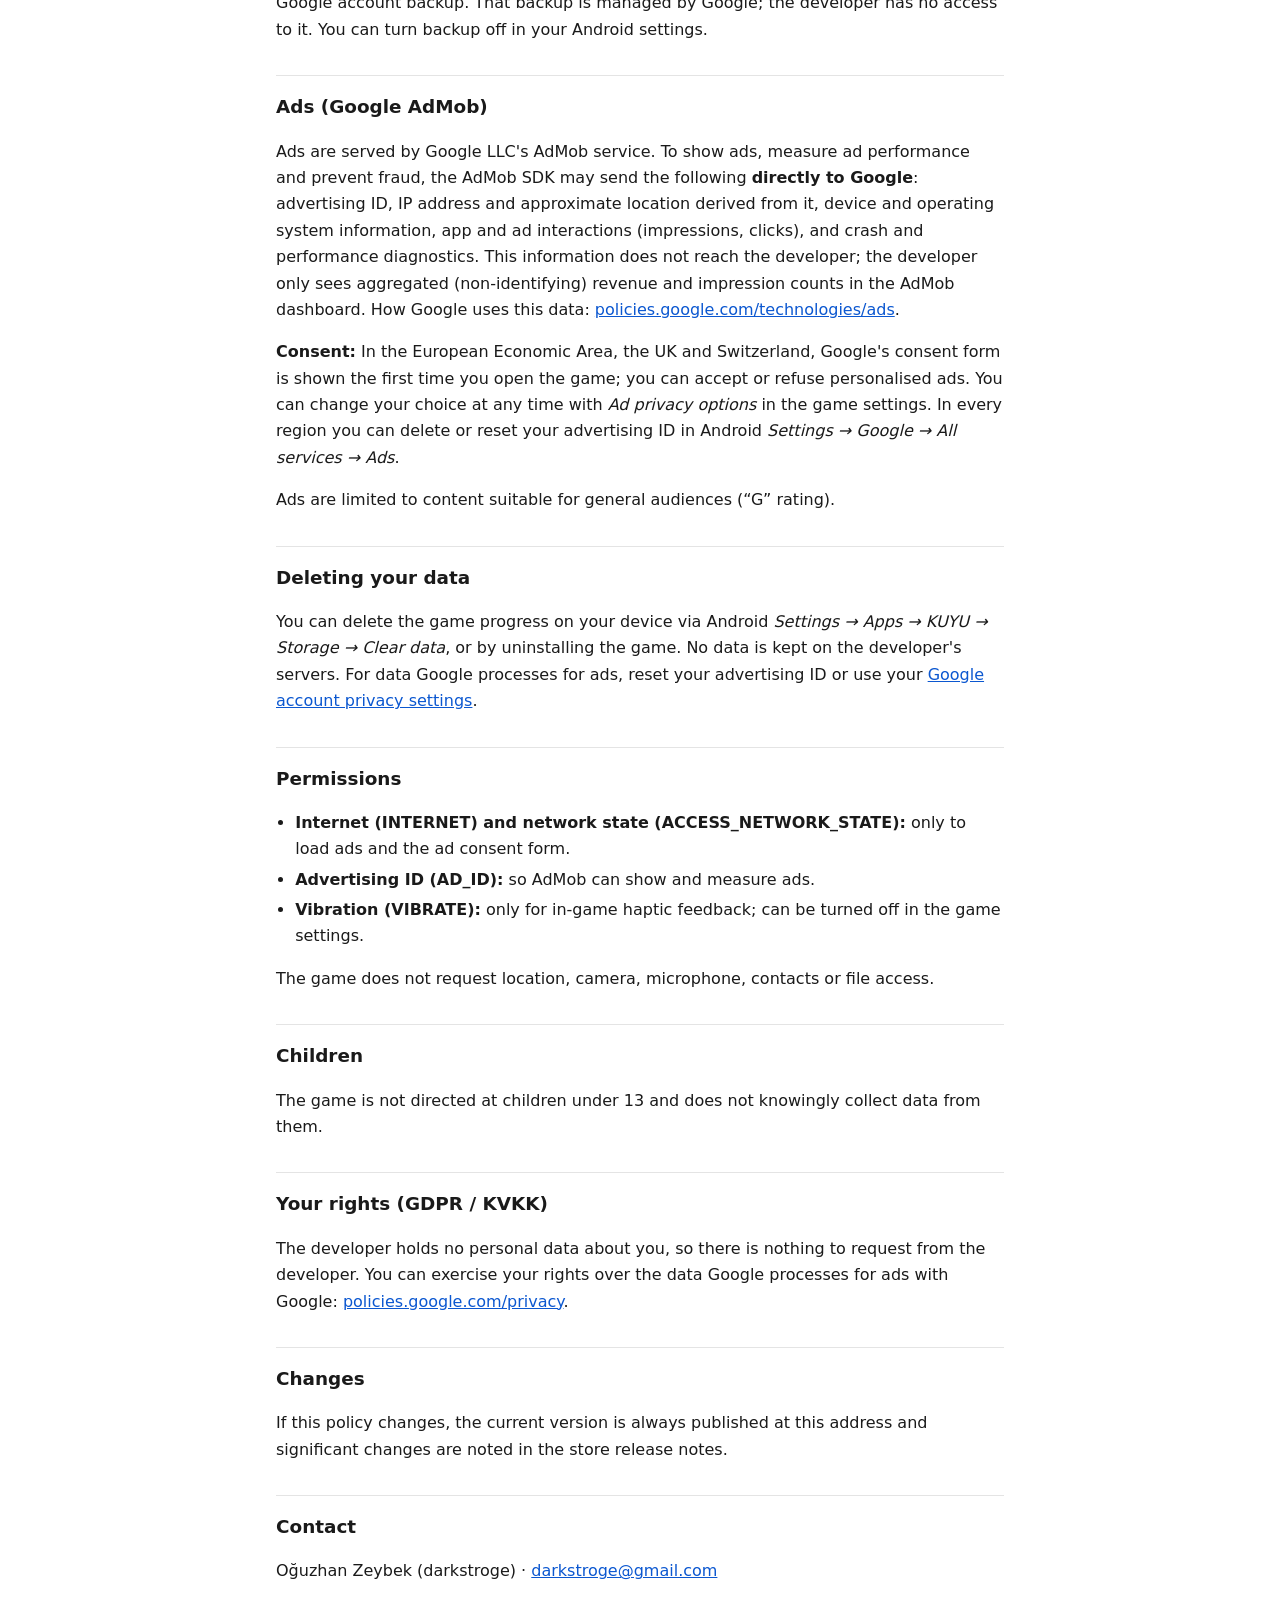
<file: kuyu/index.html>
<!doctype html>
<html lang="tr">
<head>
<meta charset="utf-8">
<meta name="viewport" content="width=device-width,initial-scale=1">
<title>KUYU — Gizlilik Politikası / Privacy Policy</title>
<link rel="stylesheet" href="../style.css">
</head>
<body><main>
<h1>KUYU: Dipsiz İniş — Gizlilik Politikası</h1>
<p class="meta">Son güncelleme: 25 Ekim 2026 · Paket: <code>com.darkstroge.kuyu</code></p>
<nav class="lang"><a href="#tr">Türkçe</a> · <a href="#en">English</a></nav>

<section id="tr" lang="tr">
<p><strong>KUYU: Dipsiz İniş</strong> (tek parmakla oynanan sekme-kırma roguelite oyunu), Oğuzhan Zeybek (darkstroge) tarafından geliştirilen ücretsiz bir Android oyunudur. Bu sayfa, Google Play'deki Android uygulamasının hangi bilgileri işlediğini açıklar.</p>

<h2>Özet</h2>
<ul>
<li>Geliştirici <strong>hiçbir kişisel veri toplamaz</strong>; hesap oluşturma, giriş ve uygulama içi satın alma yoktur. Oyun ilerlemen yalnızca cihazında saklanır.</li>
<li>Oyun ücretsizdir ve <strong>Google AdMob reklamları</strong> gösterir: turlar arasında tam ekran reklam ve yalnızca senin istediğinde açılan ödüllü reklam (ör. “reklam izle, kaldığın yerden devam et”, “reklam izle, altın kazan”, “reklam izle, oynama hakkı kazan”). Reklamlar oyun sırasında kendiliğinden açılmaz; ödüllü reklamı izlemek her zaman isteğe bağlıdır.</li>
<li>İnternet bağlantısı yalnızca reklamlar ve reklam onay penceresi için kullanılır. Oyun internetsiz de tam çalışır; o durumda reklam gösterilmez.</li>
</ul>

<h2>Cihazda saklanan bilgiler</h2>
<p>Oyunu kaldığın yerden sürdürebilmen için şu bilgiler <strong>yalnızca kendi cihazında</strong>, uygulamanın özel depolama alanında saklanır: oynama hakkı, okunan hikâye bölümleri, altın ve deneyim, seviye, en iyi derinlik ve skorlar, Ocak yükseltmeleri, açılan içerikler ve başarımlar, Günün Kuyusu serisi, günlük işler, yarım kalan koşu ve ayarlar (ses, müzik, titreşim, dil). Bu bilgiler cihazından çıkmaz ve geliştirici tarafından görülemez.</p>
<p>Cihazında Android yedeklemesi açıksa bu ilerleme, Google hesabının kendi yedeğine dahil edilebilir. Bu yedek Google tarafından yönetilir; geliştiricinin erişimi yoktur. Yedeklemeyi Android ayarlarından kapatabilirsin.</p>

<h2>Reklamlar (Google AdMob)</h2>
<p>Reklamları Google LLC'nin AdMob hizmeti sunar. Reklam göstermek, reklam performansını ölçmek ve dolandırıcılığı önlemek için AdMob SDK'sı cihazından şu bilgileri <strong>doğrudan Google'a</strong> gönderebilir: reklam kimliği (Advertising ID), IP adresi ve buna dayalı yaklaşık konum, cihaz ve işletim sistemi bilgileri, uygulama ve reklam etkileşimleri (gösterim, tıklama), çökme ve performans tanılama verileri. Bu bilgiler geliştiriciye gelmez; geliştirici yalnızca AdMob panelinde toplu (kişiyi tanımlamayan) gelir ve gösterim sayılarını görür. Google'ın bu verileri nasıl kullandığı: <a href="https://policies.google.com/technologies/ads">policies.google.com/technologies/ads</a>.</p>
<p><strong>Onay:</strong> Avrupa Ekonomik Alanı, Birleşik Krallık ve İsviçre'de oyunu ilk açtığında Google'ın onay penceresi gösterilir; kişiselleştirilmiş reklamı kabul edebilir veya reddedebilirsin. Seçimini oyunun ayarlarındaki <em>Reklam gizlilik seçenekleri</em> ile istediğin zaman değiştirebilirsin. Her bölgede Android <em>Ayarlar → Google → Tüm hizmetler → Reklamlar</em> bölümünden reklam kimliğini silebilir veya sıfırlayabilirsin.</p>
<p>Reklamlar genel izleyiciye uygun içerikle (“G” derecesi) sınırlandırılmıştır.</p>

<h2>Verilerin silinmesi</h2>
<p>Cihazındaki oyun ilerlemesini Android <em>Ayarlar → Uygulamalar → KUYU → Depolama → Verileri temizle</em> ile ya da oyunu kaldırarak silebilirsin. Geliştiricinin sunucusunda tutulan bir veri yoktur. Google'ın reklam için işlediği veriler için reklam kimliğini sıfırlayabilir veya <a href="https://myaccount.google.com/data-and-privacy">Google hesabının gizlilik ayarlarını</a> kullanabilirsin.</p>

<h2>İzinler</h2>
<ul>
<li><strong>İnternet (INTERNET) ve ağ durumu (ACCESS_NETWORK_STATE):</strong> yalnızca reklamları ve reklam onay penceresini yüklemek için.</li>
<li><strong>Reklam kimliği (AD_ID):</strong> AdMob'un reklam göstermesi ve ölçmesi için.</li>
<li><strong>Titreşim (VIBRATE):</strong> yalnızca oyun içi dokunsal geri bildirim için; oyunun ayarlarından kapatılabilir.</li>
</ul>
<p>Oyun konum, kamera, mikrofon, kişiler veya dosyalara erişim izni istemez.</p>

<h2>Çocuklar</h2>
<p>Oyun 13 yaşından küçük çocuklara yönelik değildir ve onlardan bilerek veri toplamaz.</p>

<h2>Hakların (KVKK / GDPR)</h2>
<p>Geliştirici senin hakkında kişisel veri tutmadığı için ondan talep edilecek bir veri yoktur. Google'ın reklam için işlediği veriler üzerindeki haklarını Google'a karşı kullanabilirsin: <a href="https://policies.google.com/privacy">policies.google.com/privacy</a>.</p>

<h2>Değişiklikler</h2>
<p>Bu politika değişirse güncel sürüm her zaman bu adreste yayınlanır ve önemli değişiklikler mağazadaki sürüm notlarında belirtilir.</p>

<h2>İletişim</h2>
<p>Oğuzhan Zeybek (darkstroge) · <a href="mailto:darkstroge@gmail.com">darkstroge@gmail.com</a></p>
</section>

<section id="en" lang="en">
<h1>KUYU: Endless Descent — Privacy Policy</h1>
<p class="meta">Last updated: 25 October 2026 · Package: <code>com.darkstroge.kuyu</code></p>
<p><strong>KUYU: Endless Descent</strong> (a one-thumb bounce-and-break roguelite) is a free Android game developed by Oğuzhan Zeybek (darkstroge). This page explains what information the Android app on Google Play handles.</p>

<h2>Summary</h2>
<ul>
<li>The developer <strong>does not collect any personal data</strong>; there is no account, no sign-in and no in-app purchase. Your game progress is stored only on your device.</li>
<li>The game is free and shows <strong>Google AdMob ads</strong>: full-screen ads between runs and rewarded ads that open only when you choose (e.g. “watch an ad to continue”, “watch an ad, earn gold”, “watch an ad for extra plays”). Ads never open on their own during play; rewarded ads are always optional.</li>
<li>The internet connection is used only for ads and the ad consent form. The game works fully offline; in that case no ads are shown.</li>
</ul>

<h2>Data stored on your device</h2>
<p>So that you can continue where you left off, the following is stored <strong>only on your own device</strong>, in the app's private storage: plays left, story chapters read, gold and experience, level, best depth and scores, Forge upgrades, unlocked content and achievements, Daily Well streak, daily quests, an unfinished run and settings (sound, music, haptics, language). This data never leaves your device and cannot be seen by the developer.</p>
<p>If Android backup is enabled on your device, this progress may be included in your own Google account backup. That backup is managed by Google; the developer has no access to it. You can turn backup off in your Android settings.</p>

<h2>Ads (Google AdMob)</h2>
<p>Ads are served by Google LLC's AdMob service. To show ads, measure ad performance and prevent fraud, the AdMob SDK may send the following <strong>directly to Google</strong>: advertising ID, IP address and approximate location derived from it, device and operating system information, app and ad interactions (impressions, clicks), and crash and performance diagnostics. This information does not reach the developer; the developer only sees aggregated (non-identifying) revenue and impression counts in the AdMob dashboard. How Google uses this data: <a href="https://policies.google.com/technologies/ads">policies.google.com/technologies/ads</a>.</p>
<p><strong>Consent:</strong> In the European Economic Area, the UK and Switzerland, Google's consent form is shown the first time you open the game; you can accept or refuse personalised ads. You can change your choice at any time with <em>Ad privacy options</em> in the game settings. In every region you can delete or reset your advertising ID in Android <em>Settings → Google → All services → Ads</em>.</p>
<p>Ads are limited to content suitable for general audiences (“G” rating).</p>

<h2>Deleting your data</h2>
<p>You can delete the game progress on your device via Android <em>Settings → Apps → KUYU → Storage → Clear data</em>, or by uninstalling the game. No data is kept on the developer's servers. For data Google processes for ads, reset your advertising ID or use your <a href="https://myaccount.google.com/data-and-privacy">Google account privacy settings</a>.</p>

<h2>Permissions</h2>
<ul>
<li><strong>Internet (INTERNET) and network state (ACCESS_NETWORK_STATE):</strong> only to load ads and the ad consent form.</li>
<li><strong>Advertising ID (AD_ID):</strong> so AdMob can show and measure ads.</li>
<li><strong>Vibration (VIBRATE):</strong> only for in-game haptic feedback; can be turned off in the game settings.</li>
</ul>
<p>The game does not request location, camera, microphone, contacts or file access.</p>

<h2>Children</h2>
<p>The game is not directed at children under 13 and does not knowingly collect data from them.</p>

<h2>Your rights (GDPR / KVKK)</h2>
<p>The developer holds no personal data about you, so there is nothing to request from the developer. You can exercise your rights over the data Google processes for ads with Google: <a href="https://policies.google.com/privacy">policies.google.com/privacy</a>.</p>

<h2>Changes</h2>
<p>If this policy changes, the current version is always published at this address and significant changes are noted in the store release notes.</p>

<h2>Contact</h2>
<p>Oğuzhan Zeybek (darkstroge) · <a href="mailto:darkstroge@gmail.com">darkstroge@gmail.com</a></p>
</section>
</main></body>
</html>
</file>
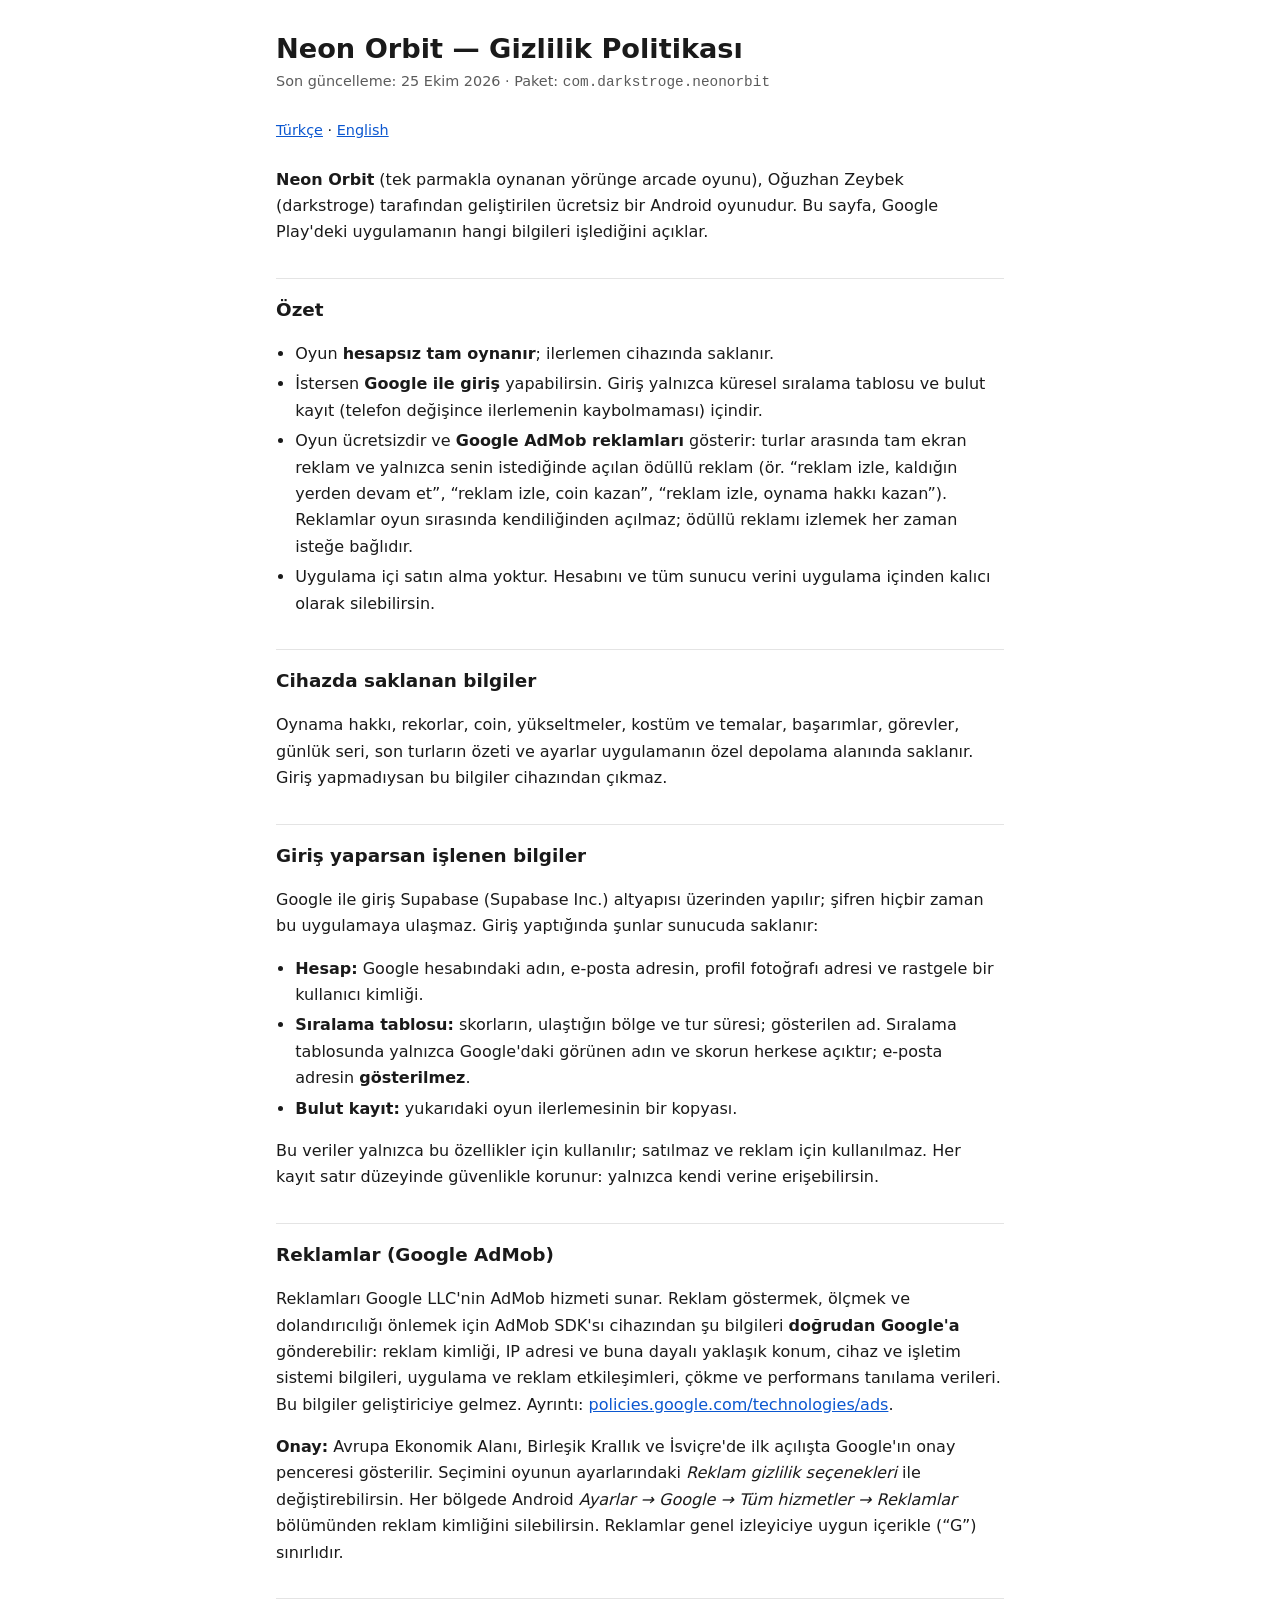
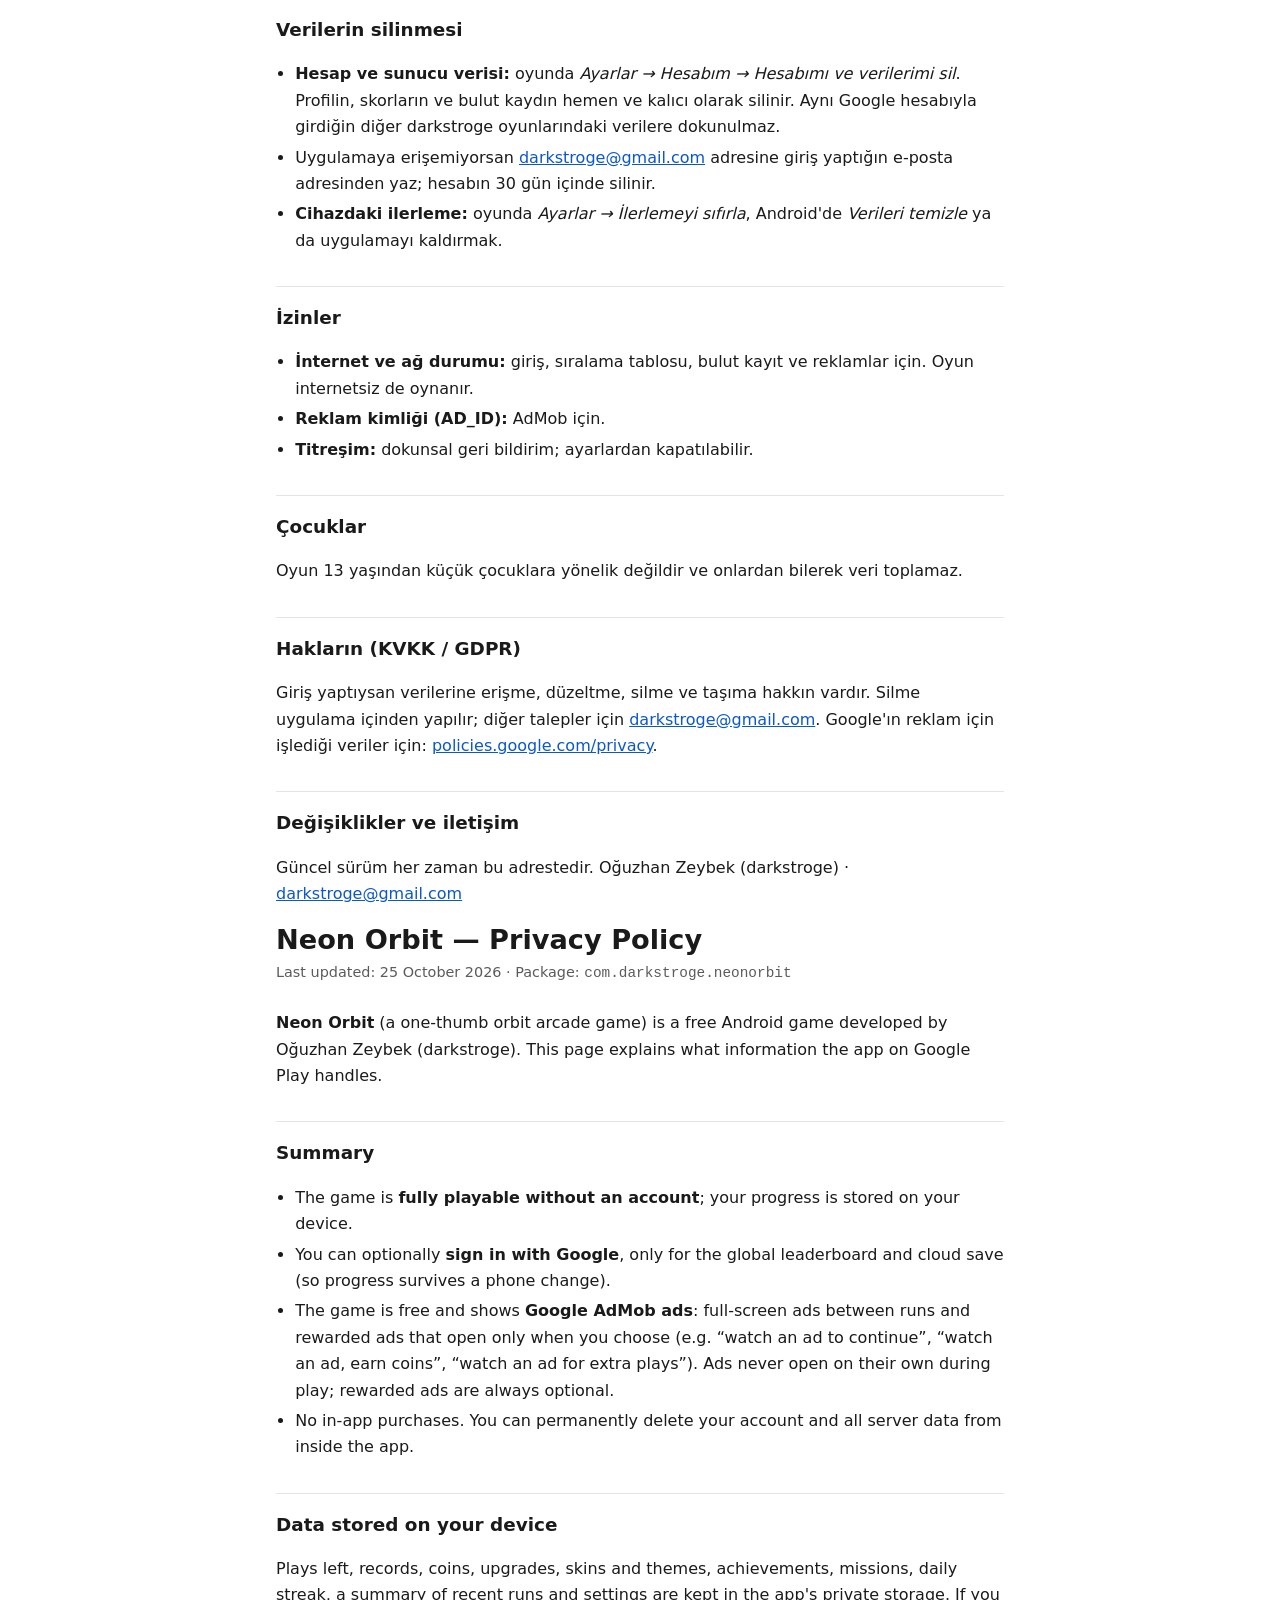
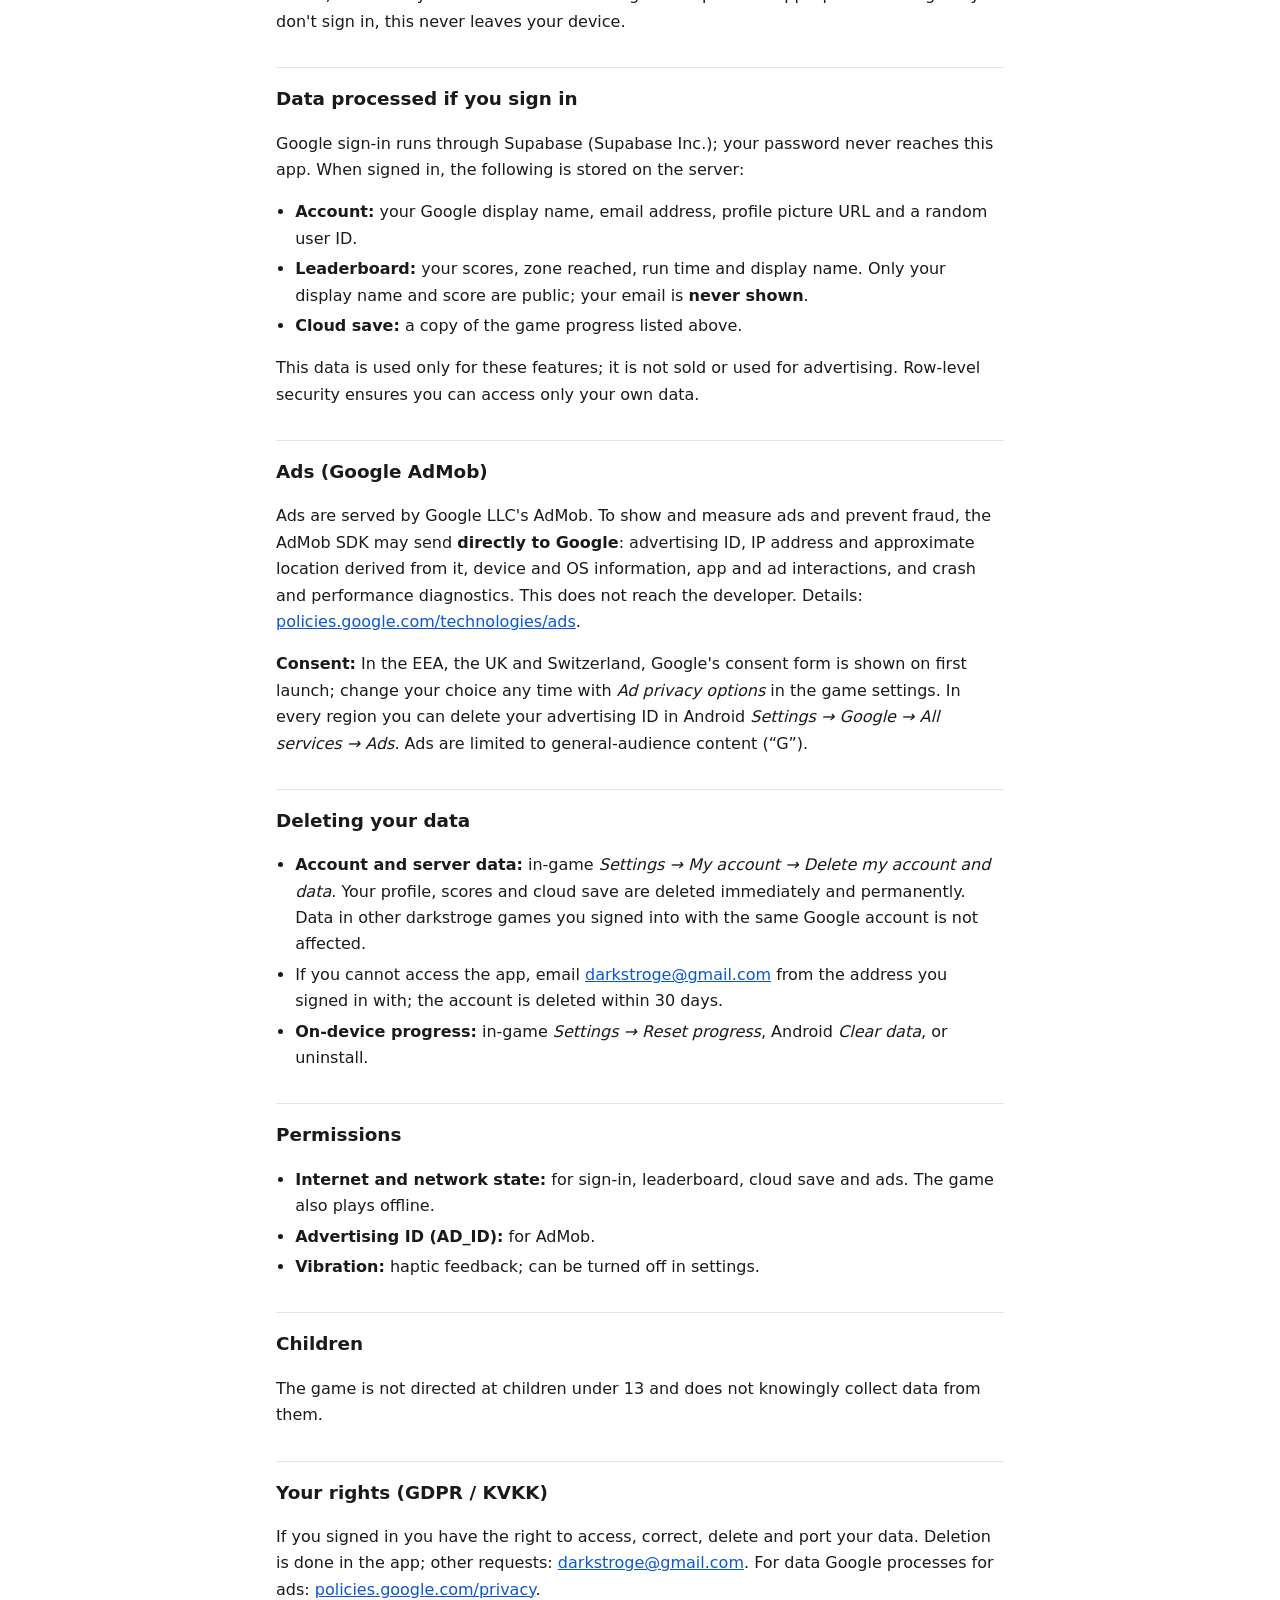
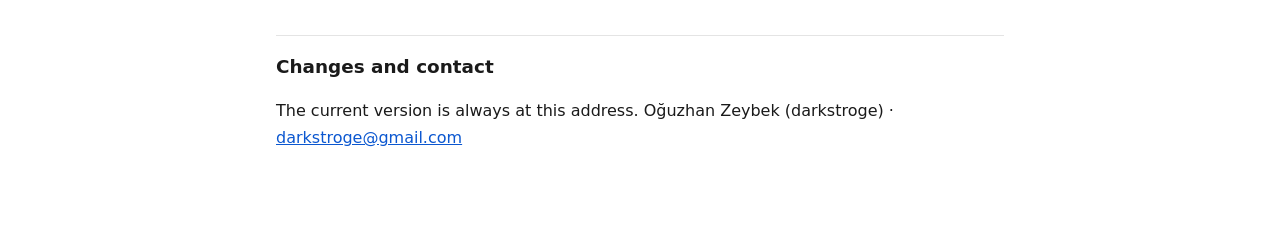
<file: neonorbit/index.html>
<!doctype html>
<html lang="tr">
<head>
<meta charset="utf-8">
<meta name="viewport" content="width=device-width,initial-scale=1">
<title>Neon Orbit — Gizlilik Politikası / Privacy Policy</title>
<link rel="stylesheet" href="../style.css">
</head>
<body><main>
<h1>Neon Orbit — Gizlilik Politikası</h1>
<p class="meta">Son güncelleme: 25 Ekim 2026 · Paket: <code>com.darkstroge.neonorbit</code></p>
<nav class="lang"><a href="#tr">Türkçe</a> · <a href="#en">English</a></nav>

<section id="tr" lang="tr">
<p><strong>Neon Orbit</strong> (tek parmakla oynanan yörünge arcade oyunu), Oğuzhan Zeybek (darkstroge) tarafından geliştirilen ücretsiz bir Android oyunudur. Bu sayfa, Google Play'deki uygulamanın hangi bilgileri işlediğini açıklar.</p>

<h2>Özet</h2>
<ul>
<li>Oyun <strong>hesapsız tam oynanır</strong>; ilerlemen cihazında saklanır.</li>
<li>İstersen <strong>Google ile giriş</strong> yapabilirsin. Giriş yalnızca küresel sıralama tablosu ve bulut kayıt (telefon değişince ilerlemenin kaybolmaması) içindir.</li>
<li>Oyun ücretsizdir ve <strong>Google AdMob reklamları</strong> gösterir: turlar arasında tam ekran reklam ve yalnızca senin istediğinde açılan ödüllü reklam (ör. “reklam izle, kaldığın yerden devam et”, “reklam izle, coin kazan”, “reklam izle, oynama hakkı kazan”). Reklamlar oyun sırasında kendiliğinden açılmaz; ödüllü reklamı izlemek her zaman isteğe bağlıdır.</li>
<li>Uygulama içi satın alma yoktur. Hesabını ve tüm sunucu verini uygulama içinden kalıcı olarak silebilirsin.</li>
</ul>

<h2>Cihazda saklanan bilgiler</h2>
<p>Oynama hakkı, rekorlar, coin, yükseltmeler, kostüm ve temalar, başarımlar, görevler, günlük seri, son turların özeti ve ayarlar uygulamanın özel depolama alanında saklanır. Giriş yapmadıysan bu bilgiler cihazından çıkmaz.</p>

<h2>Giriş yaparsan işlenen bilgiler</h2>
<p>Google ile giriş Supabase (Supabase Inc.) altyapısı üzerinden yapılır; şifren hiçbir zaman bu uygulamaya ulaşmaz. Giriş yaptığında şunlar sunucuda saklanır:</p>
<ul>
<li><strong>Hesap:</strong> Google hesabındaki adın, e-posta adresin, profil fotoğrafı adresi ve rastgele bir kullanıcı kimliği.</li>
<li><strong>Sıralama tablosu:</strong> skorların, ulaştığın bölge ve tur süresi; gösterilen ad. Sıralama tablosunda yalnızca Google'daki görünen adın ve skorun herkese açıktır; e-posta adresin <strong>gösterilmez</strong>.</li>
<li><strong>Bulut kayıt:</strong> yukarıdaki oyun ilerlemesinin bir kopyası.</li>
</ul>
<p>Bu veriler yalnızca bu özellikler için kullanılır; satılmaz ve reklam için kullanılmaz. Her kayıt satır düzeyinde güvenlikle korunur: yalnızca kendi verine erişebilirsin.</p>

<h2>Reklamlar (Google AdMob)</h2>
<p>Reklamları Google LLC'nin AdMob hizmeti sunar. Reklam göstermek, ölçmek ve dolandırıcılığı önlemek için AdMob SDK'sı cihazından şu bilgileri <strong>doğrudan Google'a</strong> gönderebilir: reklam kimliği, IP adresi ve buna dayalı yaklaşık konum, cihaz ve işletim sistemi bilgileri, uygulama ve reklam etkileşimleri, çökme ve performans tanılama verileri. Bu bilgiler geliştiriciye gelmez. Ayrıntı: <a href="https://policies.google.com/technologies/ads">policies.google.com/technologies/ads</a>.</p>
<p><strong>Onay:</strong> Avrupa Ekonomik Alanı, Birleşik Krallık ve İsviçre'de ilk açılışta Google'ın onay penceresi gösterilir. Seçimini oyunun ayarlarındaki <em>Reklam gizlilik seçenekleri</em> ile değiştirebilirsin. Her bölgede Android <em>Ayarlar → Google → Tüm hizmetler → Reklamlar</em> bölümünden reklam kimliğini silebilirsin. Reklamlar genel izleyiciye uygun içerikle (“G”) sınırlıdır.</p>

<h2>Verilerin silinmesi</h2>
<ul>
<li><strong>Hesap ve sunucu verisi:</strong> oyunda <em>Ayarlar → Hesabım → Hesabımı ve verilerimi sil</em>. Profilin, skorların ve bulut kaydın hemen ve kalıcı olarak silinir. Aynı Google hesabıyla girdiğin diğer darkstroge oyunlarındaki verilere dokunulmaz.</li>
<li>Uygulamaya erişemiyorsan <a href="mailto:darkstroge@gmail.com?subject=Neon%20Orbit%20hesap%20silme">darkstroge@gmail.com</a> adresine giriş yaptığın e-posta adresinden yaz; hesabın 30 gün içinde silinir.</li>
<li><strong>Cihazdaki ilerleme:</strong> oyunda <em>Ayarlar → İlerlemeyi sıfırla</em>, Android'de <em>Verileri temizle</em> ya da uygulamayı kaldırmak.</li>
</ul>

<h2>İzinler</h2>
<ul>
<li><strong>İnternet ve ağ durumu:</strong> giriş, sıralama tablosu, bulut kayıt ve reklamlar için. Oyun internetsiz de oynanır.</li>
<li><strong>Reklam kimliği (AD_ID):</strong> AdMob için.</li>
<li><strong>Titreşim:</strong> dokunsal geri bildirim; ayarlardan kapatılabilir.</li>
</ul>

<h2>Çocuklar</h2>
<p>Oyun 13 yaşından küçük çocuklara yönelik değildir ve onlardan bilerek veri toplamaz.</p>

<h2>Hakların (KVKK / GDPR)</h2>
<p>Giriş yaptıysan verilerine erişme, düzeltme, silme ve taşıma hakkın vardır. Silme uygulama içinden yapılır; diğer talepler için <a href="mailto:darkstroge@gmail.com">darkstroge@gmail.com</a>. Google'ın reklam için işlediği veriler için: <a href="https://policies.google.com/privacy">policies.google.com/privacy</a>.</p>

<h2>Değişiklikler ve iletişim</h2>
<p>Güncel sürüm her zaman bu adrestedir. Oğuzhan Zeybek (darkstroge) · <a href="mailto:darkstroge@gmail.com">darkstroge@gmail.com</a></p>
</section>

<section id="en" lang="en">
<h1>Neon Orbit — Privacy Policy</h1>
<p class="meta">Last updated: 25 October 2026 · Package: <code>com.darkstroge.neonorbit</code></p>
<p><strong>Neon Orbit</strong> (a one-thumb orbit arcade game) is a free Android game developed by Oğuzhan Zeybek (darkstroge). This page explains what information the app on Google Play handles.</p>

<h2>Summary</h2>
<ul>
<li>The game is <strong>fully playable without an account</strong>; your progress is stored on your device.</li>
<li>You can optionally <strong>sign in with Google</strong>, only for the global leaderboard and cloud save (so progress survives a phone change).</li>
<li>The game is free and shows <strong>Google AdMob ads</strong>: full-screen ads between runs and rewarded ads that open only when you choose (e.g. “watch an ad to continue”, “watch an ad, earn coins”, “watch an ad for extra plays”). Ads never open on their own during play; rewarded ads are always optional.</li>
<li>No in-app purchases. You can permanently delete your account and all server data from inside the app.</li>
</ul>

<h2>Data stored on your device</h2>
<p>Plays left, records, coins, upgrades, skins and themes, achievements, missions, daily streak, a summary of recent runs and settings are kept in the app's private storage. If you don't sign in, this never leaves your device.</p>

<h2>Data processed if you sign in</h2>
<p>Google sign-in runs through Supabase (Supabase Inc.); your password never reaches this app. When signed in, the following is stored on the server:</p>
<ul>
<li><strong>Account:</strong> your Google display name, email address, profile picture URL and a random user ID.</li>
<li><strong>Leaderboard:</strong> your scores, zone reached, run time and display name. Only your display name and score are public; your email is <strong>never shown</strong>.</li>
<li><strong>Cloud save:</strong> a copy of the game progress listed above.</li>
</ul>
<p>This data is used only for these features; it is not sold or used for advertising. Row-level security ensures you can access only your own data.</p>

<h2>Ads (Google AdMob)</h2>
<p>Ads are served by Google LLC's AdMob. To show and measure ads and prevent fraud, the AdMob SDK may send <strong>directly to Google</strong>: advertising ID, IP address and approximate location derived from it, device and OS information, app and ad interactions, and crash and performance diagnostics. This does not reach the developer. Details: <a href="https://policies.google.com/technologies/ads">policies.google.com/technologies/ads</a>.</p>
<p><strong>Consent:</strong> In the EEA, the UK and Switzerland, Google's consent form is shown on first launch; change your choice any time with <em>Ad privacy options</em> in the game settings. In every region you can delete your advertising ID in Android <em>Settings → Google → All services → Ads</em>. Ads are limited to general-audience content (“G”).</p>

<h2>Deleting your data</h2>
<ul>
<li><strong>Account and server data:</strong> in-game <em>Settings → My account → Delete my account and data</em>. Your profile, scores and cloud save are deleted immediately and permanently. Data in other darkstroge games you signed into with the same Google account is not affected.</li>
<li>If you cannot access the app, email <a href="mailto:darkstroge@gmail.com?subject=Neon%20Orbit%20account%20deletion">darkstroge@gmail.com</a> from the address you signed in with; the account is deleted within 30 days.</li>
<li><strong>On-device progress:</strong> in-game <em>Settings → Reset progress</em>, Android <em>Clear data</em>, or uninstall.</li>
</ul>

<h2>Permissions</h2>
<ul>
<li><strong>Internet and network state:</strong> for sign-in, leaderboard, cloud save and ads. The game also plays offline.</li>
<li><strong>Advertising ID (AD_ID):</strong> for AdMob.</li>
<li><strong>Vibration:</strong> haptic feedback; can be turned off in settings.</li>
</ul>

<h2>Children</h2>
<p>The game is not directed at children under 13 and does not knowingly collect data from them.</p>

<h2>Your rights (GDPR / KVKK)</h2>
<p>If you signed in you have the right to access, correct, delete and port your data. Deletion is done in the app; other requests: <a href="mailto:darkstroge@gmail.com">darkstroge@gmail.com</a>. For data Google processes for ads: <a href="https://policies.google.com/privacy">policies.google.com/privacy</a>.</p>

<h2>Changes and contact</h2>
<p>The current version is always at this address. Oğuzhan Zeybek (darkstroge) · <a href="mailto:darkstroge@gmail.com">darkstroge@gmail.com</a></p>
</section>
</main></body>
</html>
</file>
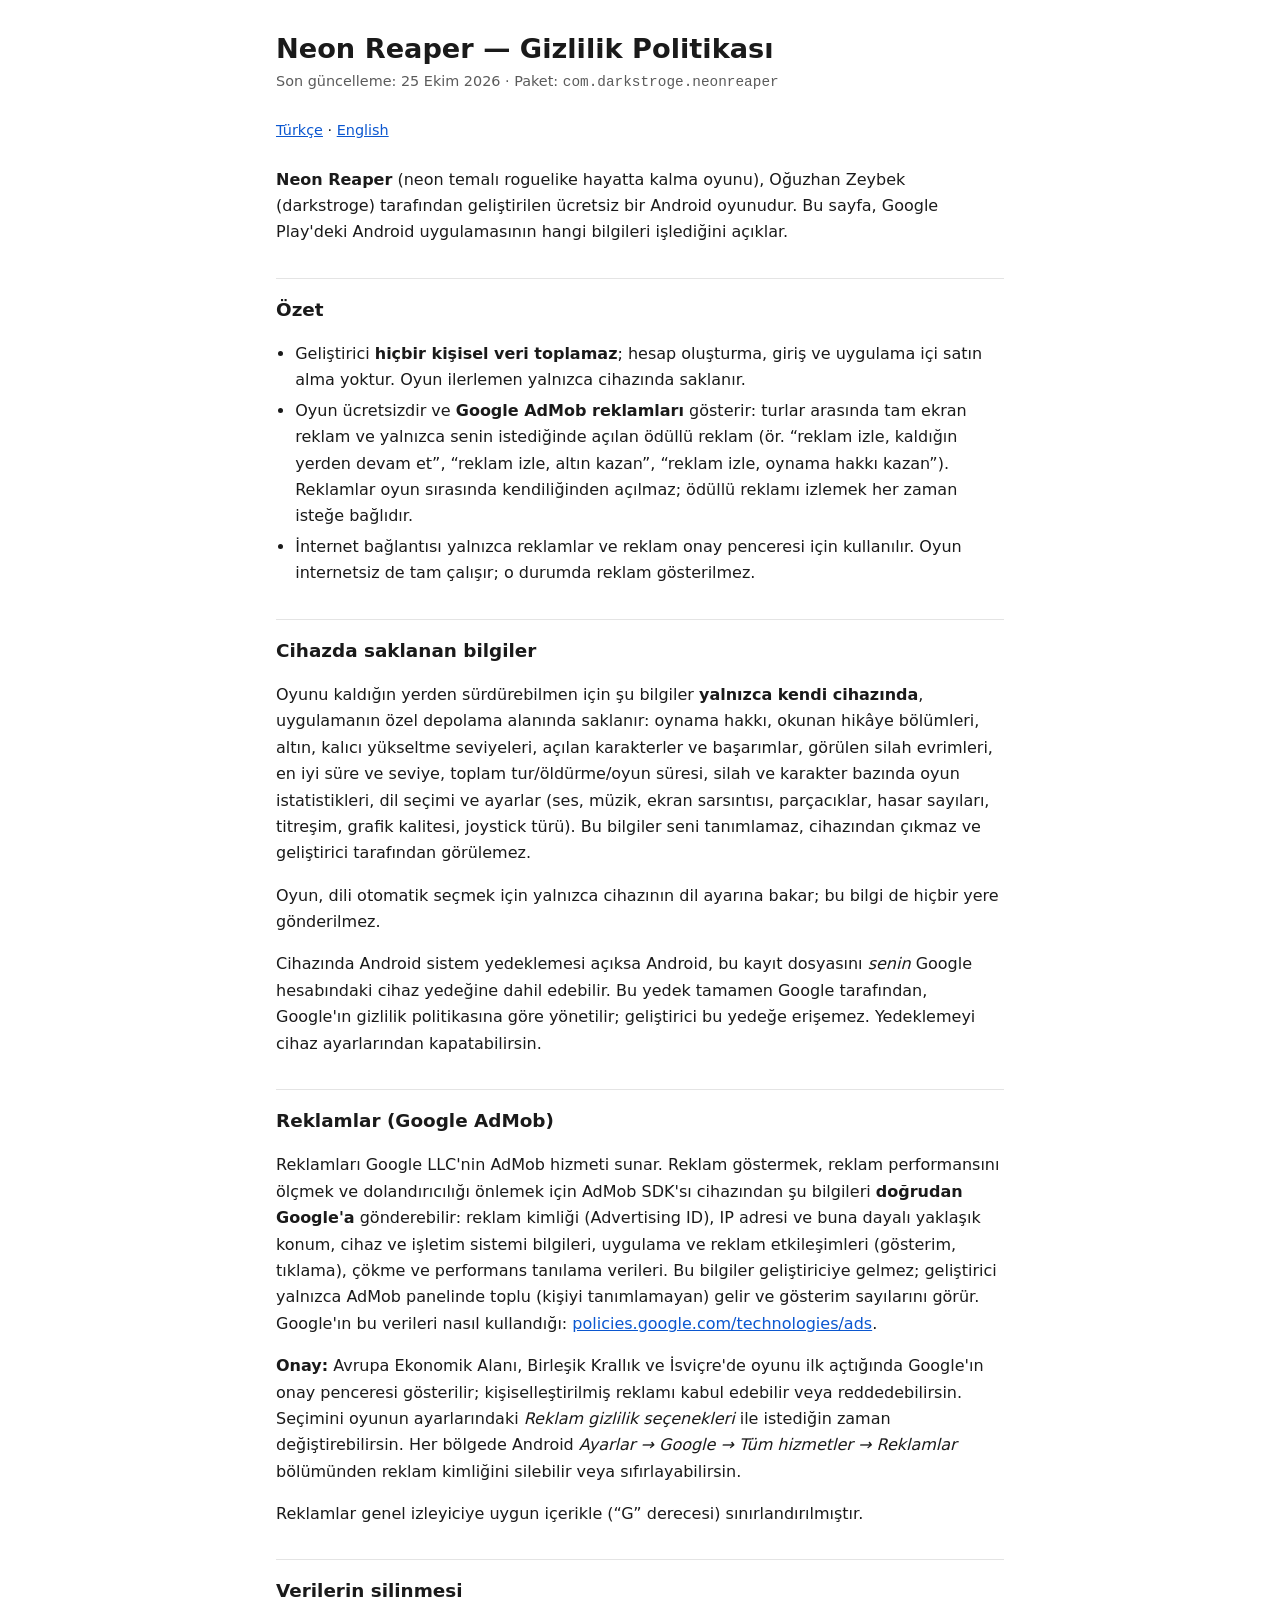
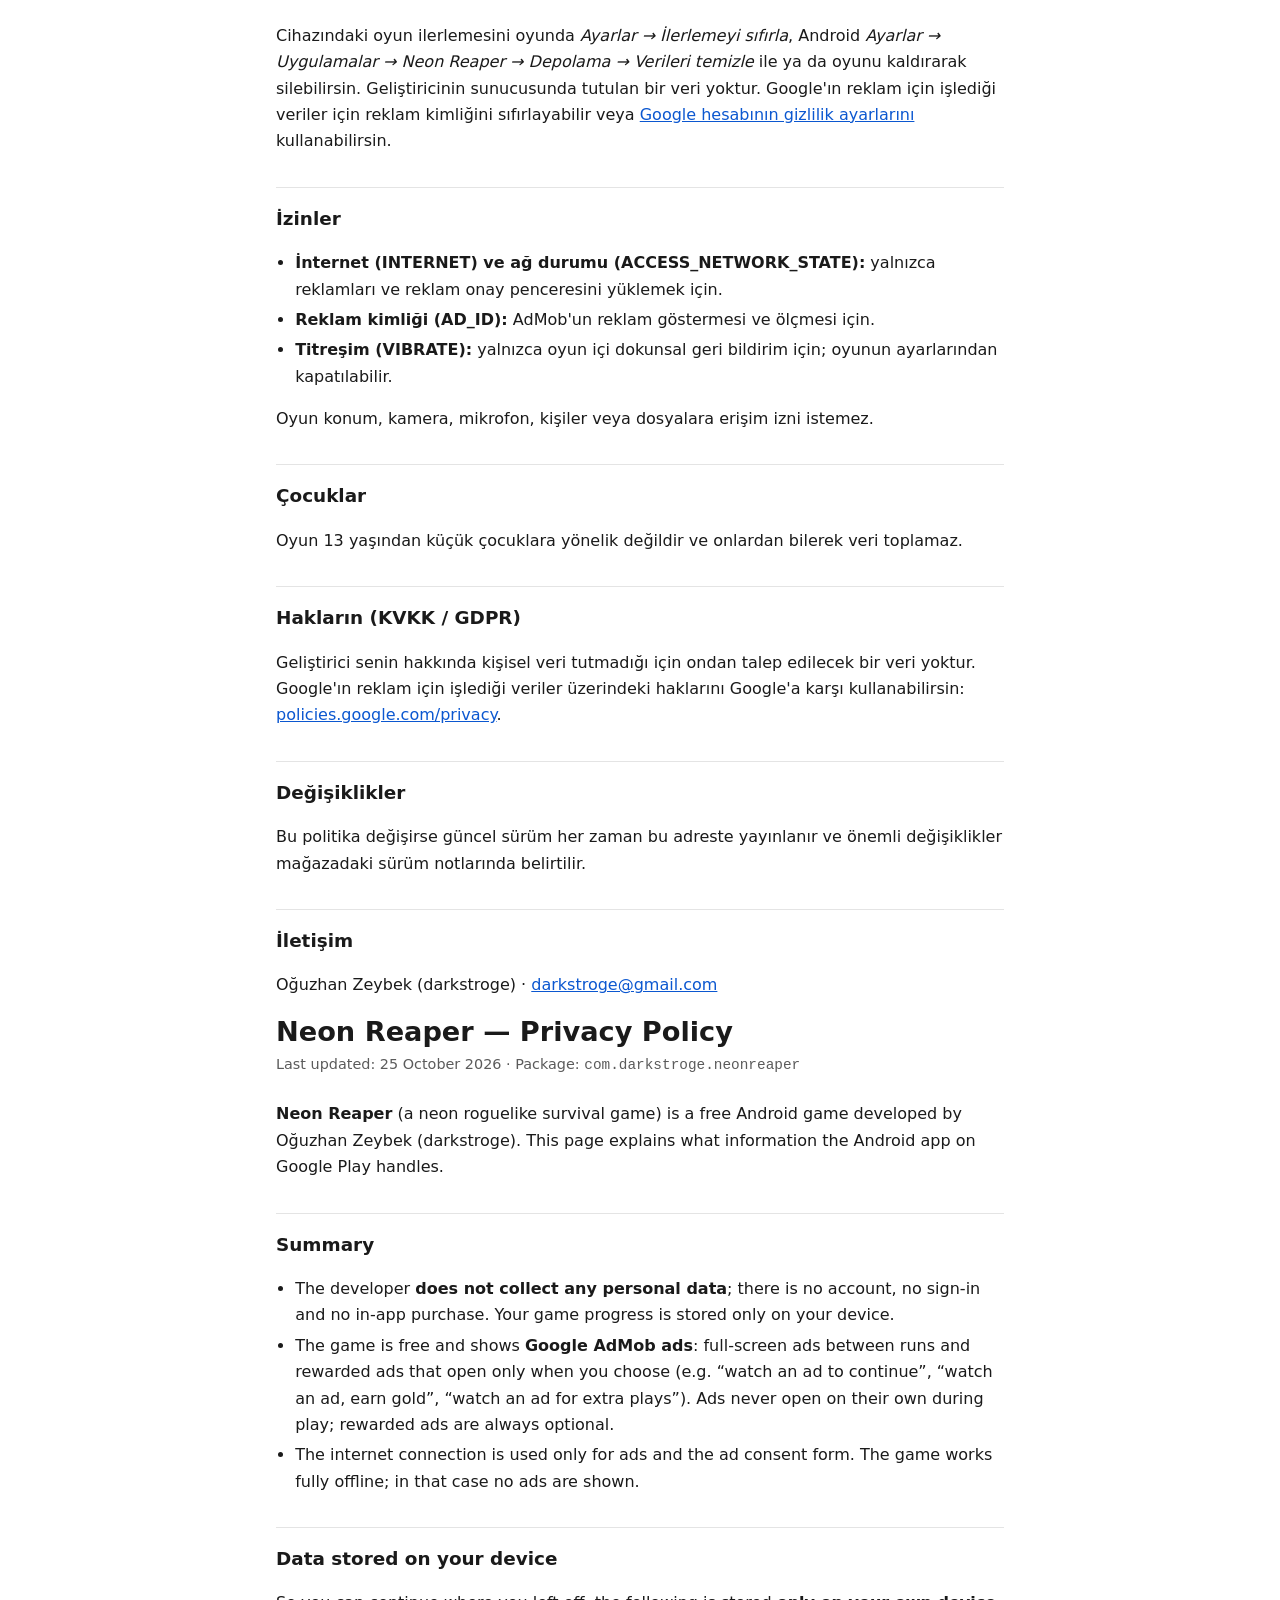
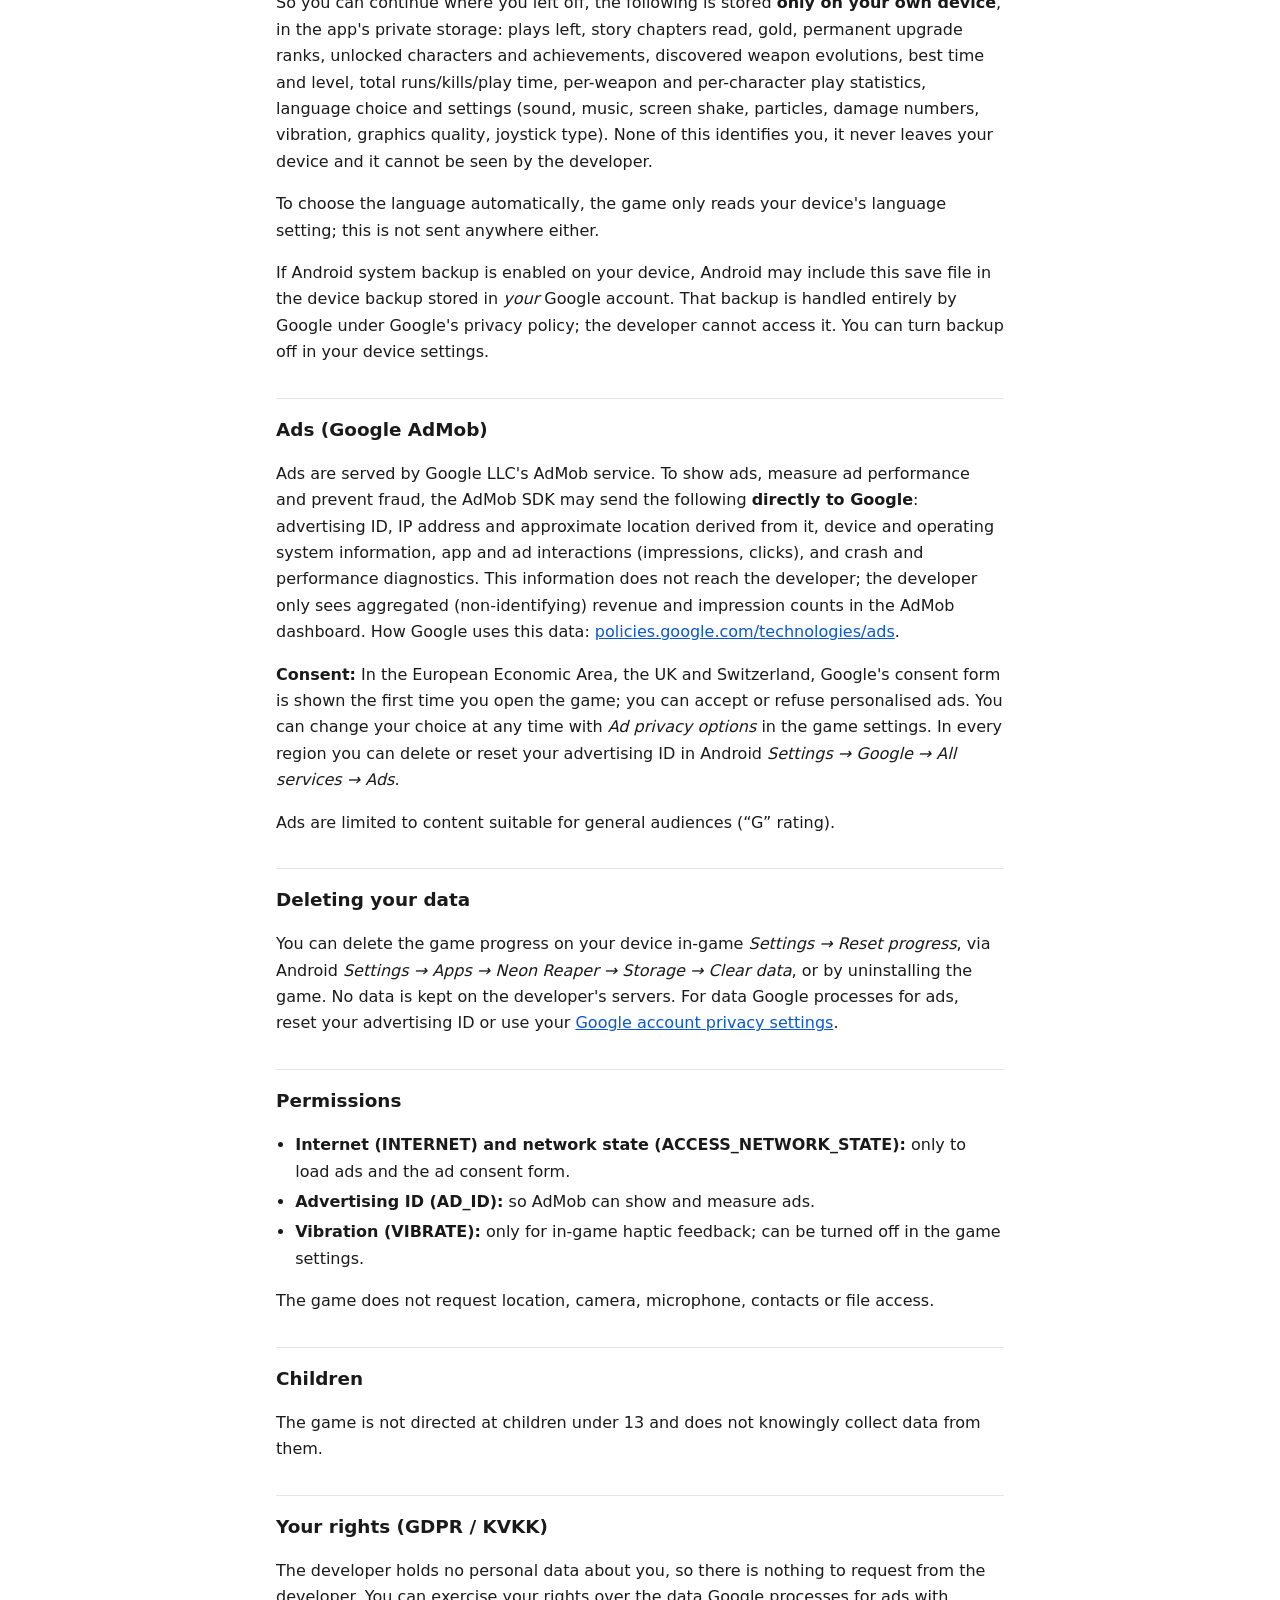
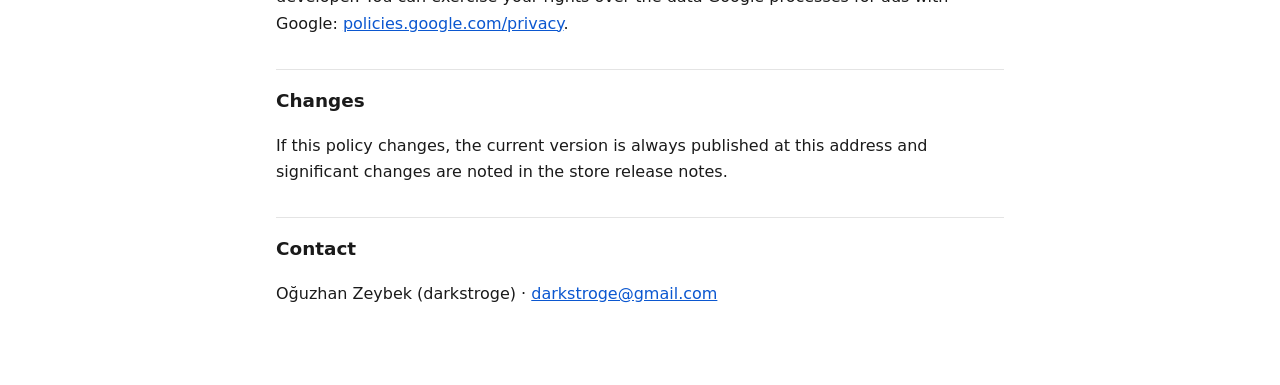
<file: neonreaper/index.html>
<!doctype html>
<html lang="tr">
<head>
<meta charset="utf-8">
<meta name="viewport" content="width=device-width,initial-scale=1">
<title>Neon Reaper — Gizlilik Politikası / Privacy Policy</title>
<link rel="stylesheet" href="../style.css">
</head>
<body><main>
<h1>Neon Reaper — Gizlilik Politikası</h1>
<p class="meta">Son güncelleme: 25 Ekim 2026 · Paket: <code>com.darkstroge.neonreaper</code></p>
<nav class="lang"><a href="#tr">Türkçe</a> · <a href="#en">English</a></nav>

<section id="tr" lang="tr">
<p><strong>Neon Reaper</strong> (neon temalı roguelike hayatta kalma oyunu), Oğuzhan Zeybek (darkstroge) tarafından geliştirilen ücretsiz bir Android oyunudur. Bu sayfa, Google Play'deki Android uygulamasının hangi bilgileri işlediğini açıklar.</p>

<h2>Özet</h2>
<ul>
<li>Geliştirici <strong>hiçbir kişisel veri toplamaz</strong>; hesap oluşturma, giriş ve uygulama içi satın alma yoktur. Oyun ilerlemen yalnızca cihazında saklanır.</li>
<li>Oyun ücretsizdir ve <strong>Google AdMob reklamları</strong> gösterir: turlar arasında tam ekran reklam ve yalnızca senin istediğinde açılan ödüllü reklam (ör. “reklam izle, kaldığın yerden devam et”, “reklam izle, altın kazan”, “reklam izle, oynama hakkı kazan”). Reklamlar oyun sırasında kendiliğinden açılmaz; ödüllü reklamı izlemek her zaman isteğe bağlıdır.</li>
<li>İnternet bağlantısı yalnızca reklamlar ve reklam onay penceresi için kullanılır. Oyun internetsiz de tam çalışır; o durumda reklam gösterilmez.</li>
</ul>

<h2>Cihazda saklanan bilgiler</h2>
<p>Oyunu kaldığın yerden sürdürebilmen için şu bilgiler <strong>yalnızca kendi cihazında</strong>, uygulamanın özel depolama alanında saklanır: oynama hakkı, okunan hikâye bölümleri, altın, kalıcı yükseltme seviyeleri, açılan karakterler ve başarımlar, görülen silah evrimleri, en iyi süre ve seviye, toplam tur/öldürme/oyun süresi, silah ve karakter bazında oyun istatistikleri, dil seçimi ve ayarlar (ses, müzik, ekran sarsıntısı, parçacıklar, hasar sayıları, titreşim, grafik kalitesi, joystick türü). Bu bilgiler seni tanımlamaz, cihazından çıkmaz ve geliştirici tarafından görülemez.</p>
<p>Oyun, dili otomatik seçmek için yalnızca cihazının dil ayarına bakar; bu bilgi de hiçbir yere gönderilmez.</p>
<p>Cihazında Android sistem yedeklemesi açıksa Android, bu kayıt dosyasını <em>senin</em> Google hesabındaki cihaz yedeğine dahil edebilir. Bu yedek tamamen Google tarafından, Google'ın gizlilik politikasına göre yönetilir; geliştirici bu yedeğe erişemez. Yedeklemeyi cihaz ayarlarından kapatabilirsin.</p>

<h2>Reklamlar (Google AdMob)</h2>
<p>Reklamları Google LLC'nin AdMob hizmeti sunar. Reklam göstermek, reklam performansını ölçmek ve dolandırıcılığı önlemek için AdMob SDK'sı cihazından şu bilgileri <strong>doğrudan Google'a</strong> gönderebilir: reklam kimliği (Advertising ID), IP adresi ve buna dayalı yaklaşık konum, cihaz ve işletim sistemi bilgileri, uygulama ve reklam etkileşimleri (gösterim, tıklama), çökme ve performans tanılama verileri. Bu bilgiler geliştiriciye gelmez; geliştirici yalnızca AdMob panelinde toplu (kişiyi tanımlamayan) gelir ve gösterim sayılarını görür. Google'ın bu verileri nasıl kullandığı: <a href="https://policies.google.com/technologies/ads">policies.google.com/technologies/ads</a>.</p>
<p><strong>Onay:</strong> Avrupa Ekonomik Alanı, Birleşik Krallık ve İsviçre'de oyunu ilk açtığında Google'ın onay penceresi gösterilir; kişiselleştirilmiş reklamı kabul edebilir veya reddedebilirsin. Seçimini oyunun ayarlarındaki <em>Reklam gizlilik seçenekleri</em> ile istediğin zaman değiştirebilirsin. Her bölgede Android <em>Ayarlar → Google → Tüm hizmetler → Reklamlar</em> bölümünden reklam kimliğini silebilir veya sıfırlayabilirsin.</p>
<p>Reklamlar genel izleyiciye uygun içerikle (“G” derecesi) sınırlandırılmıştır.</p>

<h2>Verilerin silinmesi</h2>
<p>Cihazındaki oyun ilerlemesini oyunda <em>Ayarlar → İlerlemeyi sıfırla</em>, Android <em>Ayarlar → Uygulamalar → Neon Reaper → Depolama → Verileri temizle</em> ile ya da oyunu kaldırarak silebilirsin. Geliştiricinin sunucusunda tutulan bir veri yoktur. Google'ın reklam için işlediği veriler için reklam kimliğini sıfırlayabilir veya <a href="https://myaccount.google.com/data-and-privacy">Google hesabının gizlilik ayarlarını</a> kullanabilirsin.</p>

<h2>İzinler</h2>
<ul>
<li><strong>İnternet (INTERNET) ve ağ durumu (ACCESS_NETWORK_STATE):</strong> yalnızca reklamları ve reklam onay penceresini yüklemek için.</li>
<li><strong>Reklam kimliği (AD_ID):</strong> AdMob'un reklam göstermesi ve ölçmesi için.</li>
<li><strong>Titreşim (VIBRATE):</strong> yalnızca oyun içi dokunsal geri bildirim için; oyunun ayarlarından kapatılabilir.</li>
</ul>
<p>Oyun konum, kamera, mikrofon, kişiler veya dosyalara erişim izni istemez.</p>

<h2>Çocuklar</h2>
<p>Oyun 13 yaşından küçük çocuklara yönelik değildir ve onlardan bilerek veri toplamaz.</p>

<h2>Hakların (KVKK / GDPR)</h2>
<p>Geliştirici senin hakkında kişisel veri tutmadığı için ondan talep edilecek bir veri yoktur. Google'ın reklam için işlediği veriler üzerindeki haklarını Google'a karşı kullanabilirsin: <a href="https://policies.google.com/privacy">policies.google.com/privacy</a>.</p>

<h2>Değişiklikler</h2>
<p>Bu politika değişirse güncel sürüm her zaman bu adreste yayınlanır ve önemli değişiklikler mağazadaki sürüm notlarında belirtilir.</p>

<h2>İletişim</h2>
<p>Oğuzhan Zeybek (darkstroge) · <a href="mailto:darkstroge@gmail.com">darkstroge@gmail.com</a></p>
</section>

<section id="en" lang="en">
<h1>Neon Reaper — Privacy Policy</h1>
<p class="meta">Last updated: 25 October 2026 · Package: <code>com.darkstroge.neonreaper</code></p>
<p><strong>Neon Reaper</strong> (a neon roguelike survival game) is a free Android game developed by Oğuzhan Zeybek (darkstroge). This page explains what information the Android app on Google Play handles.</p>

<h2>Summary</h2>
<ul>
<li>The developer <strong>does not collect any personal data</strong>; there is no account, no sign-in and no in-app purchase. Your game progress is stored only on your device.</li>
<li>The game is free and shows <strong>Google AdMob ads</strong>: full-screen ads between runs and rewarded ads that open only when you choose (e.g. “watch an ad to continue”, “watch an ad, earn gold”, “watch an ad for extra plays”). Ads never open on their own during play; rewarded ads are always optional.</li>
<li>The internet connection is used only for ads and the ad consent form. The game works fully offline; in that case no ads are shown.</li>
</ul>

<h2>Data stored on your device</h2>
<p>So you can continue where you left off, the following is stored <strong>only on your own device</strong>, in the app's private storage: plays left, story chapters read, gold, permanent upgrade ranks, unlocked characters and achievements, discovered weapon evolutions, best time and level, total runs/kills/play time, per-weapon and per-character play statistics, language choice and settings (sound, music, screen shake, particles, damage numbers, vibration, graphics quality, joystick type). None of this identifies you, it never leaves your device and it cannot be seen by the developer.</p>
<p>To choose the language automatically, the game only reads your device's language setting; this is not sent anywhere either.</p>
<p>If Android system backup is enabled on your device, Android may include this save file in the device backup stored in <em>your</em> Google account. That backup is handled entirely by Google under Google's privacy policy; the developer cannot access it. You can turn backup off in your device settings.</p>

<h2>Ads (Google AdMob)</h2>
<p>Ads are served by Google LLC's AdMob service. To show ads, measure ad performance and prevent fraud, the AdMob SDK may send the following <strong>directly to Google</strong>: advertising ID, IP address and approximate location derived from it, device and operating system information, app and ad interactions (impressions, clicks), and crash and performance diagnostics. This information does not reach the developer; the developer only sees aggregated (non-identifying) revenue and impression counts in the AdMob dashboard. How Google uses this data: <a href="https://policies.google.com/technologies/ads">policies.google.com/technologies/ads</a>.</p>
<p><strong>Consent:</strong> In the European Economic Area, the UK and Switzerland, Google's consent form is shown the first time you open the game; you can accept or refuse personalised ads. You can change your choice at any time with <em>Ad privacy options</em> in the game settings. In every region you can delete or reset your advertising ID in Android <em>Settings → Google → All services → Ads</em>.</p>
<p>Ads are limited to content suitable for general audiences (“G” rating).</p>

<h2>Deleting your data</h2>
<p>You can delete the game progress on your device in-game <em>Settings → Reset progress</em>, via Android <em>Settings → Apps → Neon Reaper → Storage → Clear data</em>, or by uninstalling the game. No data is kept on the developer's servers. For data Google processes for ads, reset your advertising ID or use your <a href="https://myaccount.google.com/data-and-privacy">Google account privacy settings</a>.</p>

<h2>Permissions</h2>
<ul>
<li><strong>Internet (INTERNET) and network state (ACCESS_NETWORK_STATE):</strong> only to load ads and the ad consent form.</li>
<li><strong>Advertising ID (AD_ID):</strong> so AdMob can show and measure ads.</li>
<li><strong>Vibration (VIBRATE):</strong> only for in-game haptic feedback; can be turned off in the game settings.</li>
</ul>
<p>The game does not request location, camera, microphone, contacts or file access.</p>

<h2>Children</h2>
<p>The game is not directed at children under 13 and does not knowingly collect data from them.</p>

<h2>Your rights (GDPR / KVKK)</h2>
<p>The developer holds no personal data about you, so there is nothing to request from the developer. You can exercise your rights over the data Google processes for ads with Google: <a href="https://policies.google.com/privacy">policies.google.com/privacy</a>.</p>

<h2>Changes</h2>
<p>If this policy changes, the current version is always published at this address and significant changes are noted in the store release notes.</p>

<h2>Contact</h2>
<p>Oğuzhan Zeybek (darkstroge) · <a href="mailto:darkstroge@gmail.com">darkstroge@gmail.com</a></p>
</section>
</main></body>
</html>
</file>
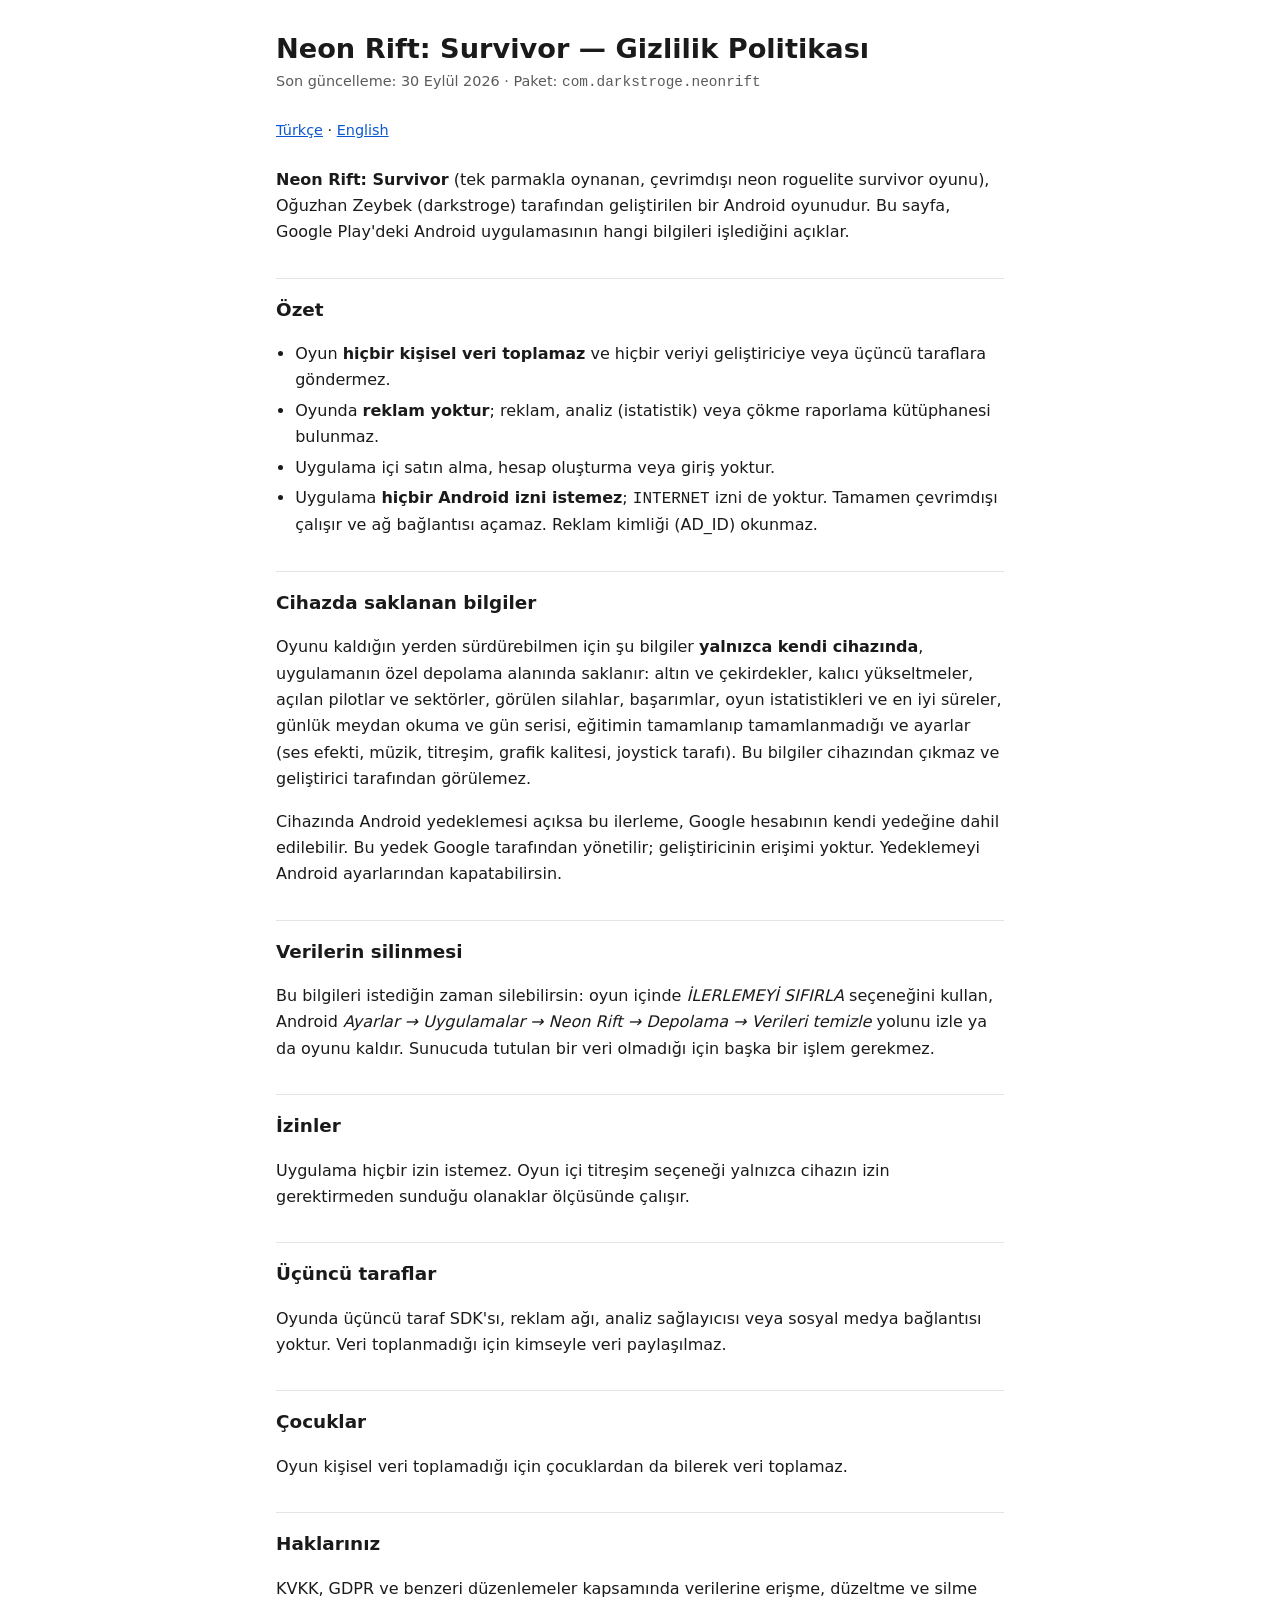
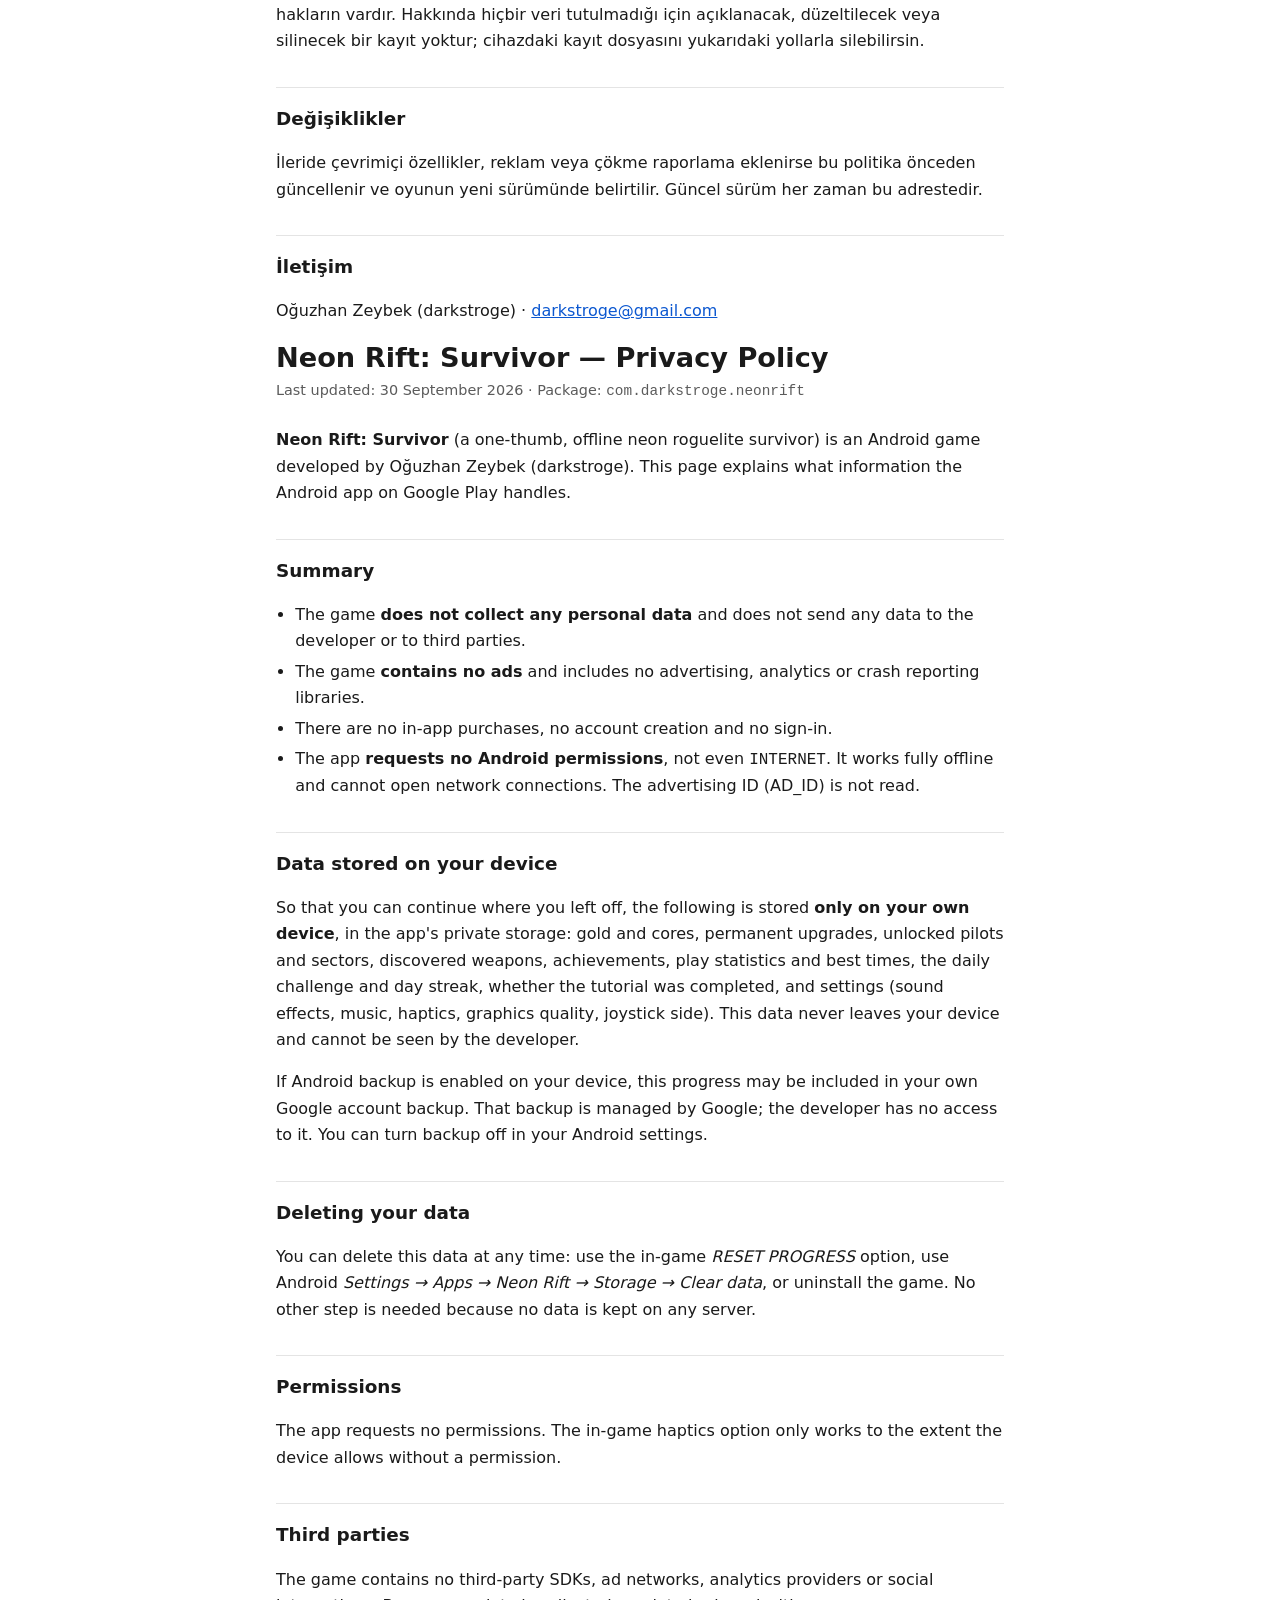
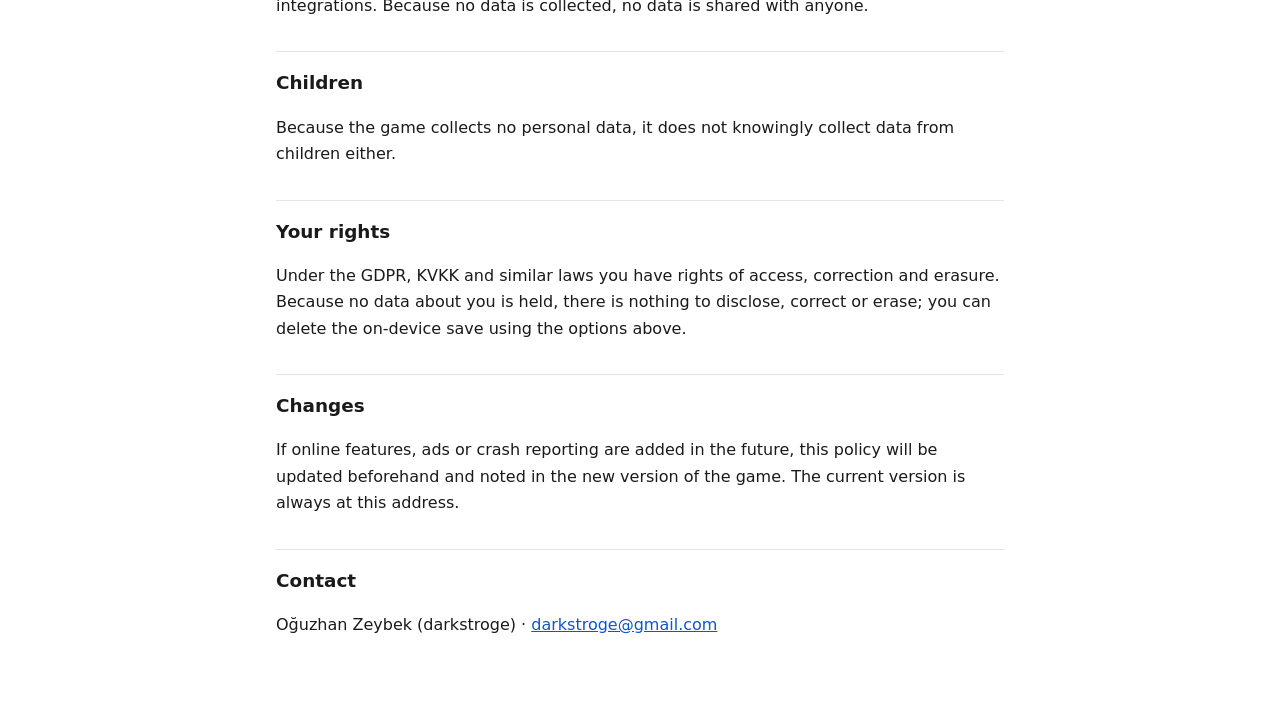
<file: neonrift/index.html>
<!doctype html>
<html lang="tr">
<head>
<meta charset="utf-8">
<meta name="viewport" content="width=device-width,initial-scale=1">
<title>Neon Rift — Gizlilik Politikası / Privacy Policy</title>
<link rel="stylesheet" href="../style.css">
</head>
<body><main>
<h1>Neon Rift: Survivor — Gizlilik Politikası</h1>
<p class="meta">Son güncelleme: 30 Eylül 2026 · Paket: <code>com.darkstroge.neonrift</code></p>
<nav class="lang"><a href="#tr">Türkçe</a> · <a href="#en">English</a></nav>

<section id="tr" lang="tr">
<p><strong>Neon Rift: Survivor</strong> (tek parmakla oynanan, çevrimdışı neon roguelite survivor oyunu), Oğuzhan Zeybek (darkstroge) tarafından geliştirilen bir Android oyunudur. Bu sayfa, Google Play'deki Android uygulamasının hangi bilgileri işlediğini açıklar.</p>

<h2>Özet</h2>
<ul>
<li>Oyun <strong>hiçbir kişisel veri toplamaz</strong> ve hiçbir veriyi geliştiriciye veya üçüncü taraflara göndermez.</li>
<li>Oyunda <strong>reklam yoktur</strong>; reklam, analiz (istatistik) veya çökme raporlama kütüphanesi bulunmaz.</li>
<li>Uygulama içi satın alma, hesap oluşturma veya giriş yoktur.</li>
<li>Uygulama <strong>hiçbir Android izni istemez</strong>; <code>INTERNET</code> izni de yoktur. Tamamen çevrimdışı çalışır ve ağ bağlantısı açamaz. Reklam kimliği (AD_ID) okunmaz.</li>
</ul>

<h2>Cihazda saklanan bilgiler</h2>
<p>Oyunu kaldığın yerden sürdürebilmen için şu bilgiler <strong>yalnızca kendi cihazında</strong>, uygulamanın özel depolama alanında saklanır: altın ve çekirdekler, kalıcı yükseltmeler, açılan pilotlar ve sektörler, görülen silahlar, başarımlar, oyun istatistikleri ve en iyi süreler, günlük meydan okuma ve gün serisi, eğitimin tamamlanıp tamamlanmadığı ve ayarlar (ses efekti, müzik, titreşim, grafik kalitesi, joystick tarafı). Bu bilgiler cihazından çıkmaz ve geliştirici tarafından görülemez.</p>
<p>Cihazında Android yedeklemesi açıksa bu ilerleme, Google hesabının kendi yedeğine dahil edilebilir. Bu yedek Google tarafından yönetilir; geliştiricinin erişimi yoktur. Yedeklemeyi Android ayarlarından kapatabilirsin.</p>

<h2>Verilerin silinmesi</h2>
<p>Bu bilgileri istediğin zaman silebilirsin: oyun içinde <em>İLERLEMEYİ SIFIRLA</em> seçeneğini kullan, Android <em>Ayarlar → Uygulamalar → Neon Rift → Depolama → Verileri temizle</em> yolunu izle ya da oyunu kaldır. Sunucuda tutulan bir veri olmadığı için başka bir işlem gerekmez.</p>

<h2>İzinler</h2>
<p>Uygulama hiçbir izin istemez. Oyun içi titreşim seçeneği yalnızca cihazın izin gerektirmeden sunduğu olanaklar ölçüsünde çalışır.</p>

<h2>Üçüncü taraflar</h2>
<p>Oyunda üçüncü taraf SDK'sı, reklam ağı, analiz sağlayıcısı veya sosyal medya bağlantısı yoktur. Veri toplanmadığı için kimseyle veri paylaşılmaz.</p>

<h2>Çocuklar</h2>
<p>Oyun kişisel veri toplamadığı için çocuklardan da bilerek veri toplamaz.</p>

<h2>Haklarınız</h2>
<p>KVKK, GDPR ve benzeri düzenlemeler kapsamında verilerine erişme, düzeltme ve silme hakların vardır. Hakkında hiçbir veri tutulmadığı için açıklanacak, düzeltilecek veya silinecek bir kayıt yoktur; cihazdaki kayıt dosyasını yukarıdaki yollarla silebilirsin.</p>

<h2>Değişiklikler</h2>
<p>İleride çevrimiçi özellikler, reklam veya çökme raporlama eklenirse bu politika önceden güncellenir ve oyunun yeni sürümünde belirtilir. Güncel sürüm her zaman bu adrestedir.</p>

<h2>İletişim</h2>
<p>Oğuzhan Zeybek (darkstroge) · <a href="mailto:darkstroge@gmail.com">darkstroge@gmail.com</a></p>
</section>

<section id="en" lang="en">
<h1>Neon Rift: Survivor — Privacy Policy</h1>
<p class="meta">Last updated: 30 September 2026 · Package: <code>com.darkstroge.neonrift</code></p>
<p><strong>Neon Rift: Survivor</strong> (a one-thumb, offline neon roguelite survivor) is an Android game developed by Oğuzhan Zeybek (darkstroge). This page explains what information the Android app on Google Play handles.</p>

<h2>Summary</h2>
<ul>
<li>The game <strong>does not collect any personal data</strong> and does not send any data to the developer or to third parties.</li>
<li>The game <strong>contains no ads</strong> and includes no advertising, analytics or crash reporting libraries.</li>
<li>There are no in-app purchases, no account creation and no sign-in.</li>
<li>The app <strong>requests no Android permissions</strong>, not even <code>INTERNET</code>. It works fully offline and cannot open network connections. The advertising ID (AD_ID) is not read.</li>
</ul>

<h2>Data stored on your device</h2>
<p>So that you can continue where you left off, the following is stored <strong>only on your own device</strong>, in the app's private storage: gold and cores, permanent upgrades, unlocked pilots and sectors, discovered weapons, achievements, play statistics and best times, the daily challenge and day streak, whether the tutorial was completed, and settings (sound effects, music, haptics, graphics quality, joystick side). This data never leaves your device and cannot be seen by the developer.</p>
<p>If Android backup is enabled on your device, this progress may be included in your own Google account backup. That backup is managed by Google; the developer has no access to it. You can turn backup off in your Android settings.</p>

<h2>Deleting your data</h2>
<p>You can delete this data at any time: use the in-game <em>RESET PROGRESS</em> option, use Android <em>Settings → Apps → Neon Rift → Storage → Clear data</em>, or uninstall the game. No other step is needed because no data is kept on any server.</p>

<h2>Permissions</h2>
<p>The app requests no permissions. The in-game haptics option only works to the extent the device allows without a permission.</p>

<h2>Third parties</h2>
<p>The game contains no third-party SDKs, ad networks, analytics providers or social integrations. Because no data is collected, no data is shared with anyone.</p>

<h2>Children</h2>
<p>Because the game collects no personal data, it does not knowingly collect data from children either.</p>

<h2>Your rights</h2>
<p>Under the GDPR, KVKK and similar laws you have rights of access, correction and erasure. Because no data about you is held, there is nothing to disclose, correct or erase; you can delete the on-device save using the options above.</p>

<h2>Changes</h2>
<p>If online features, ads or crash reporting are added in the future, this policy will be updated beforehand and noted in the new version of the game. The current version is always at this address.</p>

<h2>Contact</h2>
<p>Oğuzhan Zeybek (darkstroge) · <a href="mailto:darkstroge@gmail.com">darkstroge@gmail.com</a></p>
</section>
</main></body>
</html>
</file>
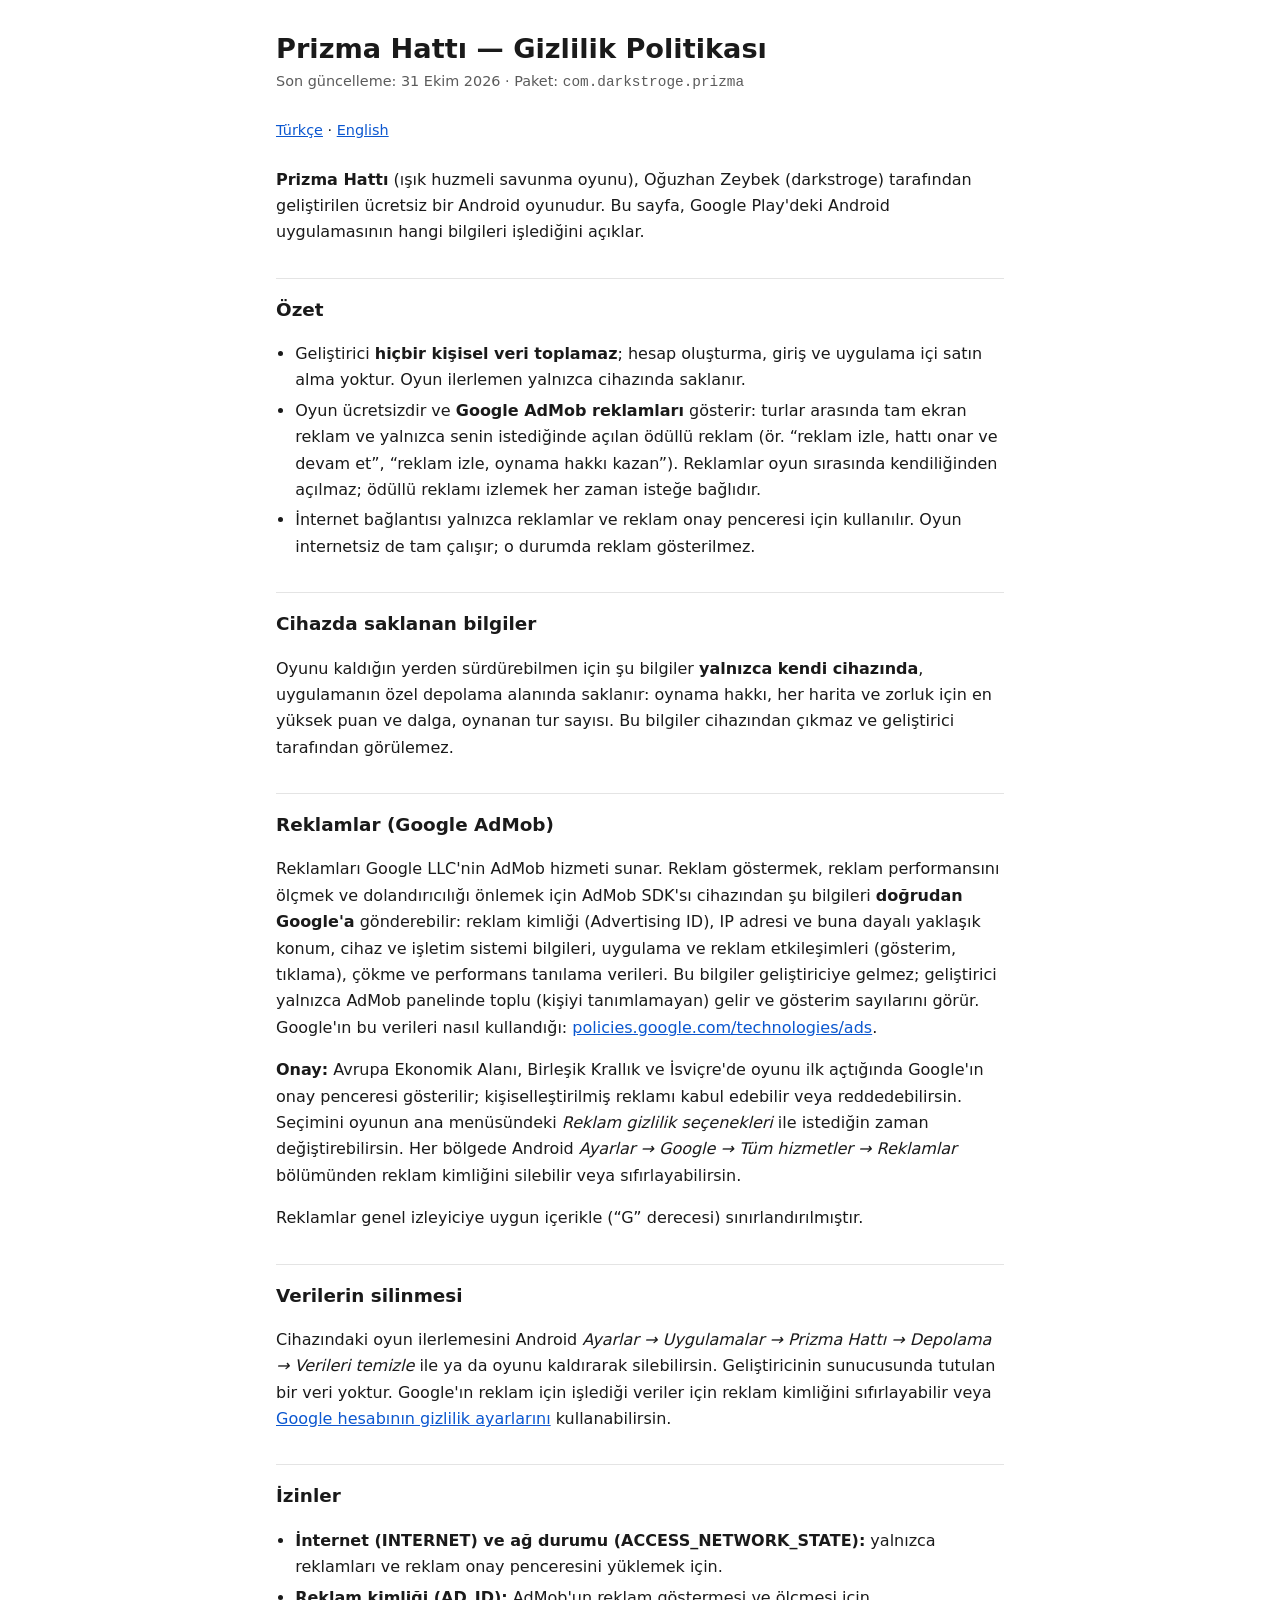
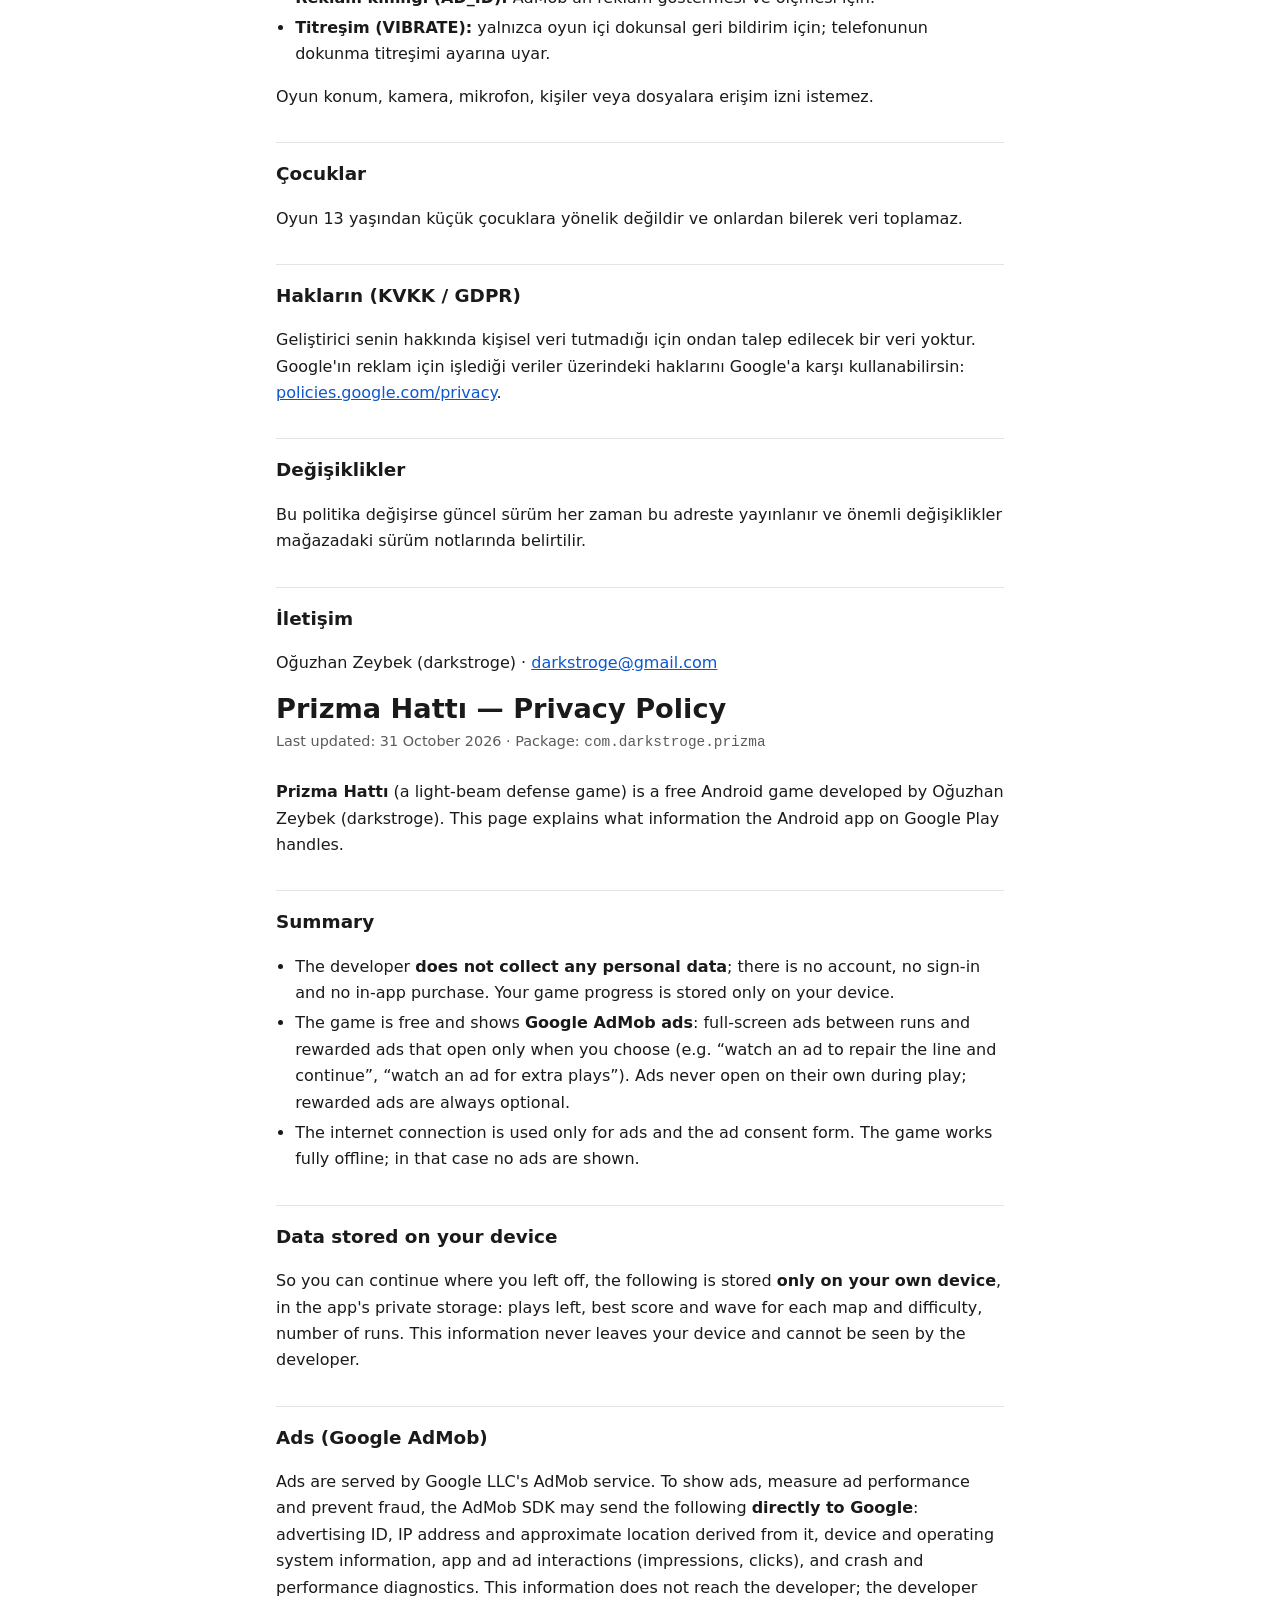
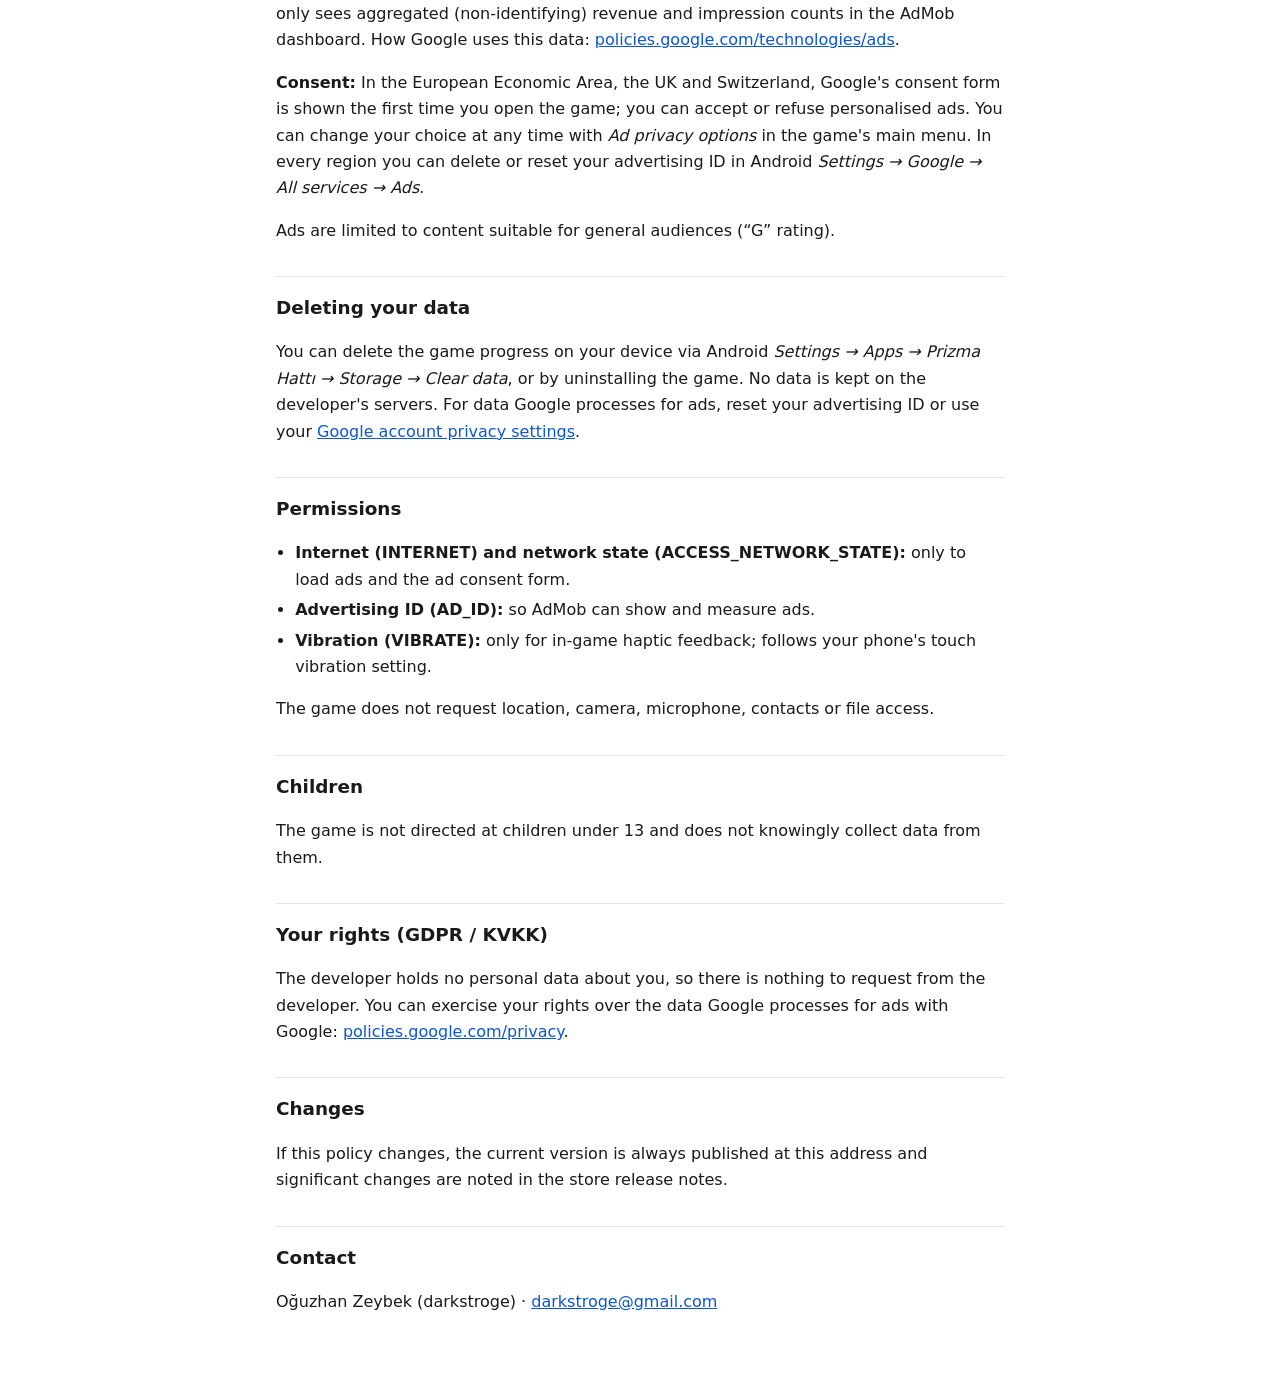
<file: prizma/index.html>
<!doctype html>
<html lang="tr">
<head>
<meta charset="utf-8">
<meta name="viewport" content="width=device-width,initial-scale=1">
<title>Prizma Hattı — Gizlilik Politikası / Privacy Policy</title>
<link rel="stylesheet" href="../style.css">
</head>
<body><main>
<h1>Prizma Hattı — Gizlilik Politikası</h1>
<p class="meta">Son güncelleme: 31 Ekim 2026 · Paket: <code>com.darkstroge.prizma</code></p>
<nav class="lang"><a href="#tr">Türkçe</a> · <a href="#en">English</a></nav>

<section id="tr" lang="tr">
<p><strong>Prizma Hattı</strong> (ışık huzmeli savunma oyunu), Oğuzhan Zeybek (darkstroge) tarafından geliştirilen ücretsiz bir Android oyunudur. Bu sayfa, Google Play'deki Android uygulamasının hangi bilgileri işlediğini açıklar.</p>

<h2>Özet</h2>
<ul>
<li>Geliştirici <strong>hiçbir kişisel veri toplamaz</strong>; hesap oluşturma, giriş ve uygulama içi satın alma yoktur. Oyun ilerlemen yalnızca cihazında saklanır.</li>
<li>Oyun ücretsizdir ve <strong>Google AdMob reklamları</strong> gösterir: turlar arasında tam ekran reklam ve yalnızca senin istediğinde açılan ödüllü reklam (ör. “reklam izle, hattı onar ve devam et”, “reklam izle, oynama hakkı kazan”). Reklamlar oyun sırasında kendiliğinden açılmaz; ödüllü reklamı izlemek her zaman isteğe bağlıdır.</li>
<li>İnternet bağlantısı yalnızca reklamlar ve reklam onay penceresi için kullanılır. Oyun internetsiz de tam çalışır; o durumda reklam gösterilmez.</li>
</ul>

<h2>Cihazda saklanan bilgiler</h2>
<p>Oyunu kaldığın yerden sürdürebilmen için şu bilgiler <strong>yalnızca kendi cihazında</strong>, uygulamanın özel depolama alanında saklanır: oynama hakkı, her harita ve zorluk için en yüksek puan ve dalga, oynanan tur sayısı. Bu bilgiler cihazından çıkmaz ve geliştirici tarafından görülemez.</p>

<h2>Reklamlar (Google AdMob)</h2>
<p>Reklamları Google LLC'nin AdMob hizmeti sunar. Reklam göstermek, reklam performansını ölçmek ve dolandırıcılığı önlemek için AdMob SDK'sı cihazından şu bilgileri <strong>doğrudan Google'a</strong> gönderebilir: reklam kimliği (Advertising ID), IP adresi ve buna dayalı yaklaşık konum, cihaz ve işletim sistemi bilgileri, uygulama ve reklam etkileşimleri (gösterim, tıklama), çökme ve performans tanılama verileri. Bu bilgiler geliştiriciye gelmez; geliştirici yalnızca AdMob panelinde toplu (kişiyi tanımlamayan) gelir ve gösterim sayılarını görür. Google'ın bu verileri nasıl kullandığı: <a href="https://policies.google.com/technologies/ads">policies.google.com/technologies/ads</a>.</p>
<p><strong>Onay:</strong> Avrupa Ekonomik Alanı, Birleşik Krallık ve İsviçre'de oyunu ilk açtığında Google'ın onay penceresi gösterilir; kişiselleştirilmiş reklamı kabul edebilir veya reddedebilirsin. Seçimini oyunun ana menüsündeki <em>Reklam gizlilik seçenekleri</em> ile istediğin zaman değiştirebilirsin. Her bölgede Android <em>Ayarlar → Google → Tüm hizmetler → Reklamlar</em> bölümünden reklam kimliğini silebilir veya sıfırlayabilirsin.</p>
<p>Reklamlar genel izleyiciye uygun içerikle (“G” derecesi) sınırlandırılmıştır.</p>

<h2>Verilerin silinmesi</h2>
<p>Cihazındaki oyun ilerlemesini Android <em>Ayarlar → Uygulamalar → Prizma Hattı → Depolama → Verileri temizle</em> ile ya da oyunu kaldırarak silebilirsin. Geliştiricinin sunucusunda tutulan bir veri yoktur. Google'ın reklam için işlediği veriler için reklam kimliğini sıfırlayabilir veya <a href="https://myaccount.google.com/data-and-privacy">Google hesabının gizlilik ayarlarını</a> kullanabilirsin.</p>

<h2>İzinler</h2>
<ul>
<li><strong>İnternet (INTERNET) ve ağ durumu (ACCESS_NETWORK_STATE):</strong> yalnızca reklamları ve reklam onay penceresini yüklemek için.</li>
<li><strong>Reklam kimliği (AD_ID):</strong> AdMob'un reklam göstermesi ve ölçmesi için.</li>
<li><strong>Titreşim (VIBRATE):</strong> yalnızca oyun içi dokunsal geri bildirim için; telefonunun dokunma titreşimi ayarına uyar.</li>
</ul>
<p>Oyun konum, kamera, mikrofon, kişiler veya dosyalara erişim izni istemez.</p>

<h2>Çocuklar</h2>
<p>Oyun 13 yaşından küçük çocuklara yönelik değildir ve onlardan bilerek veri toplamaz.</p>

<h2>Hakların (KVKK / GDPR)</h2>
<p>Geliştirici senin hakkında kişisel veri tutmadığı için ondan talep edilecek bir veri yoktur. Google'ın reklam için işlediği veriler üzerindeki haklarını Google'a karşı kullanabilirsin: <a href="https://policies.google.com/privacy">policies.google.com/privacy</a>.</p>

<h2>Değişiklikler</h2>
<p>Bu politika değişirse güncel sürüm her zaman bu adreste yayınlanır ve önemli değişiklikler mağazadaki sürüm notlarında belirtilir.</p>

<h2>İletişim</h2>
<p>Oğuzhan Zeybek (darkstroge) · <a href="mailto:darkstroge@gmail.com">darkstroge@gmail.com</a></p>
</section>

<section id="en" lang="en">
<h1>Prizma Hattı — Privacy Policy</h1>
<p class="meta">Last updated: 31 October 2026 · Package: <code>com.darkstroge.prizma</code></p>
<p><strong>Prizma Hattı</strong> (a light-beam defense game) is a free Android game developed by Oğuzhan Zeybek (darkstroge). This page explains what information the Android app on Google Play handles.</p>

<h2>Summary</h2>
<ul>
<li>The developer <strong>does not collect any personal data</strong>; there is no account, no sign-in and no in-app purchase. Your game progress is stored only on your device.</li>
<li>The game is free and shows <strong>Google AdMob ads</strong>: full-screen ads between runs and rewarded ads that open only when you choose (e.g. “watch an ad to repair the line and continue”, “watch an ad for extra plays”). Ads never open on their own during play; rewarded ads are always optional.</li>
<li>The internet connection is used only for ads and the ad consent form. The game works fully offline; in that case no ads are shown.</li>
</ul>

<h2>Data stored on your device</h2>
<p>So you can continue where you left off, the following is stored <strong>only on your own device</strong>, in the app's private storage: plays left, best score and wave for each map and difficulty, number of runs. This information never leaves your device and cannot be seen by the developer.</p>

<h2>Ads (Google AdMob)</h2>
<p>Ads are served by Google LLC's AdMob service. To show ads, measure ad performance and prevent fraud, the AdMob SDK may send the following <strong>directly to Google</strong>: advertising ID, IP address and approximate location derived from it, device and operating system information, app and ad interactions (impressions, clicks), and crash and performance diagnostics. This information does not reach the developer; the developer only sees aggregated (non-identifying) revenue and impression counts in the AdMob dashboard. How Google uses this data: <a href="https://policies.google.com/technologies/ads">policies.google.com/technologies/ads</a>.</p>
<p><strong>Consent:</strong> In the European Economic Area, the UK and Switzerland, Google's consent form is shown the first time you open the game; you can accept or refuse personalised ads. You can change your choice at any time with <em>Ad privacy options</em> in the game's main menu. In every region you can delete or reset your advertising ID in Android <em>Settings → Google → All services → Ads</em>.</p>
<p>Ads are limited to content suitable for general audiences (“G” rating).</p>

<h2>Deleting your data</h2>
<p>You can delete the game progress on your device via Android <em>Settings → Apps → Prizma Hattı → Storage → Clear data</em>, or by uninstalling the game. No data is kept on the developer's servers. For data Google processes for ads, reset your advertising ID or use your <a href="https://myaccount.google.com/data-and-privacy">Google account privacy settings</a>.</p>

<h2>Permissions</h2>
<ul>
<li><strong>Internet (INTERNET) and network state (ACCESS_NETWORK_STATE):</strong> only to load ads and the ad consent form.</li>
<li><strong>Advertising ID (AD_ID):</strong> so AdMob can show and measure ads.</li>
<li><strong>Vibration (VIBRATE):</strong> only for in-game haptic feedback; follows your phone's touch vibration setting.</li>
</ul>
<p>The game does not request location, camera, microphone, contacts or file access.</p>

<h2>Children</h2>
<p>The game is not directed at children under 13 and does not knowingly collect data from them.</p>

<h2>Your rights (GDPR / KVKK)</h2>
<p>The developer holds no personal data about you, so there is nothing to request from the developer. You can exercise your rights over the data Google processes for ads with Google: <a href="https://policies.google.com/privacy">policies.google.com/privacy</a>.</p>

<h2>Changes</h2>
<p>If this policy changes, the current version is always published at this address and significant changes are noted in the store release notes.</p>

<h2>Contact</h2>
<p>Oğuzhan Zeybek (darkstroge) · <a href="mailto:darkstroge@gmail.com">darkstroge@gmail.com</a></p>
</section>
</main></body>
</html>
</file>
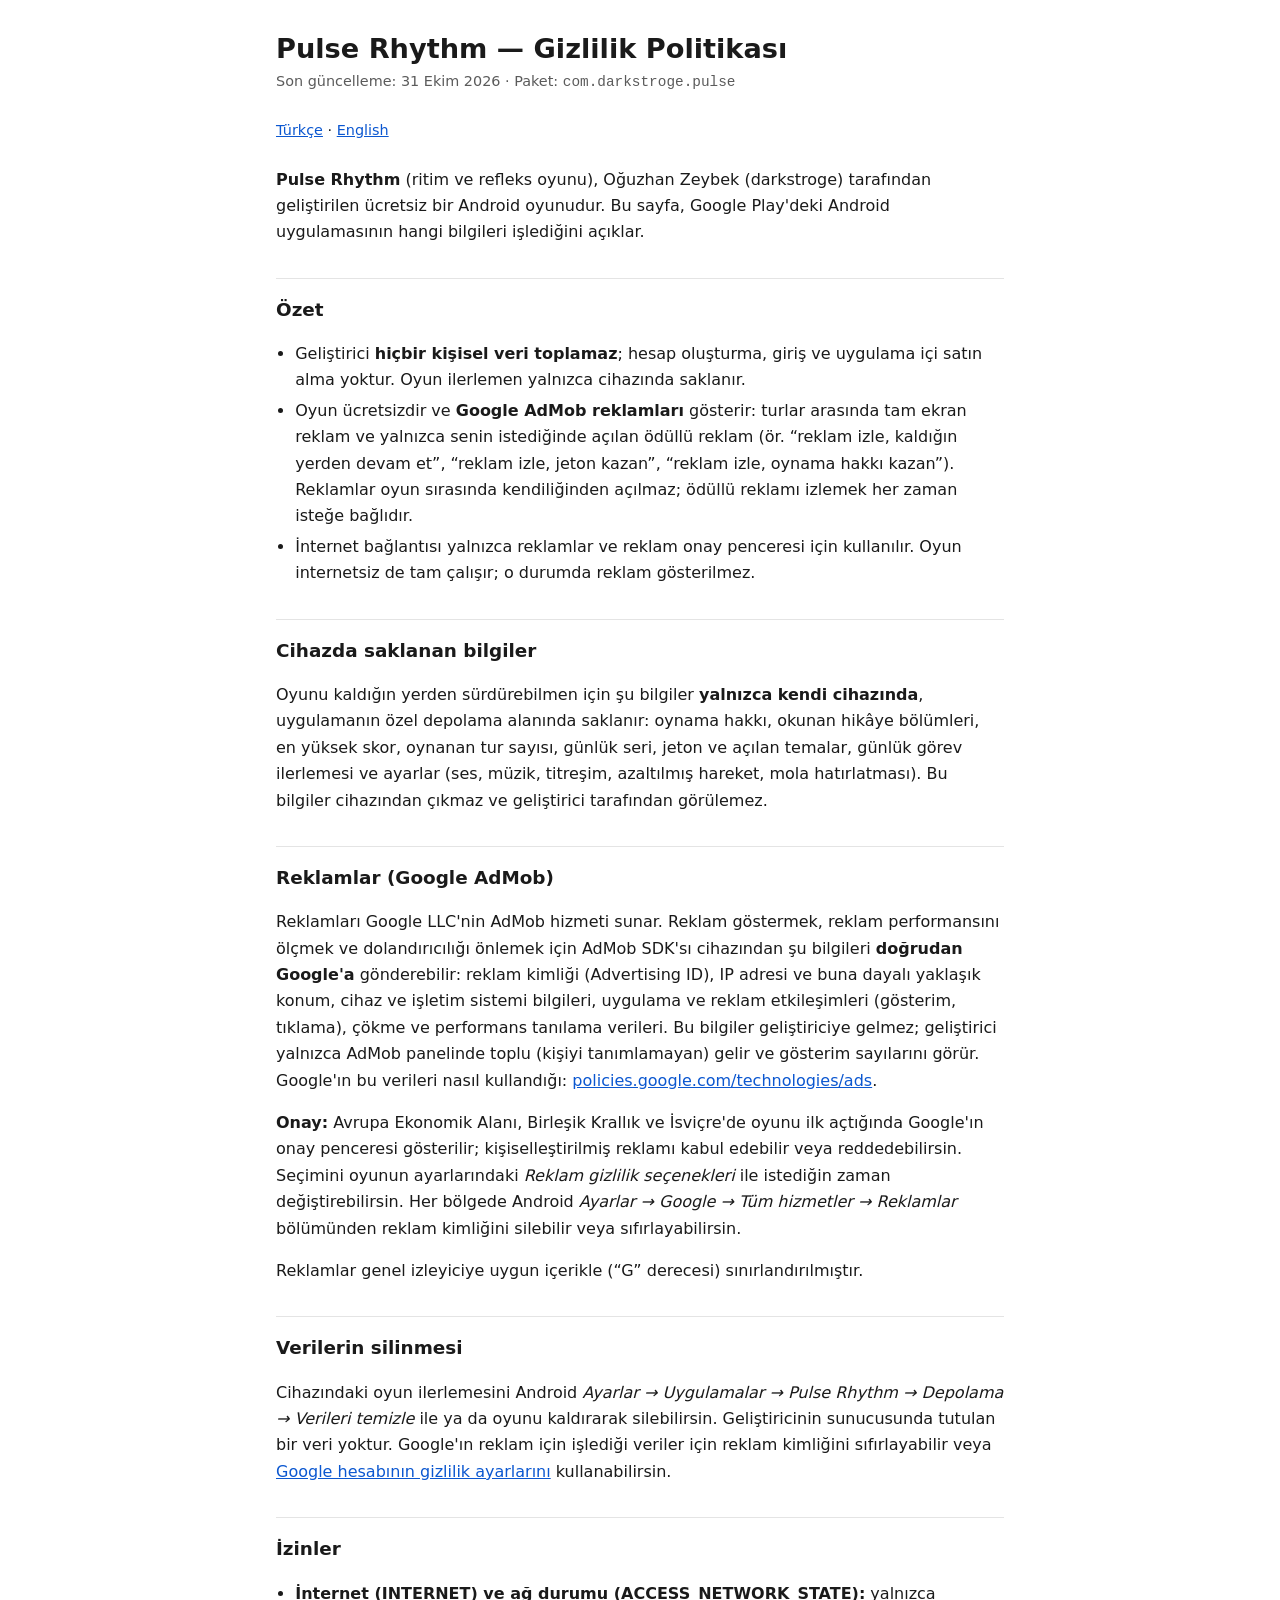
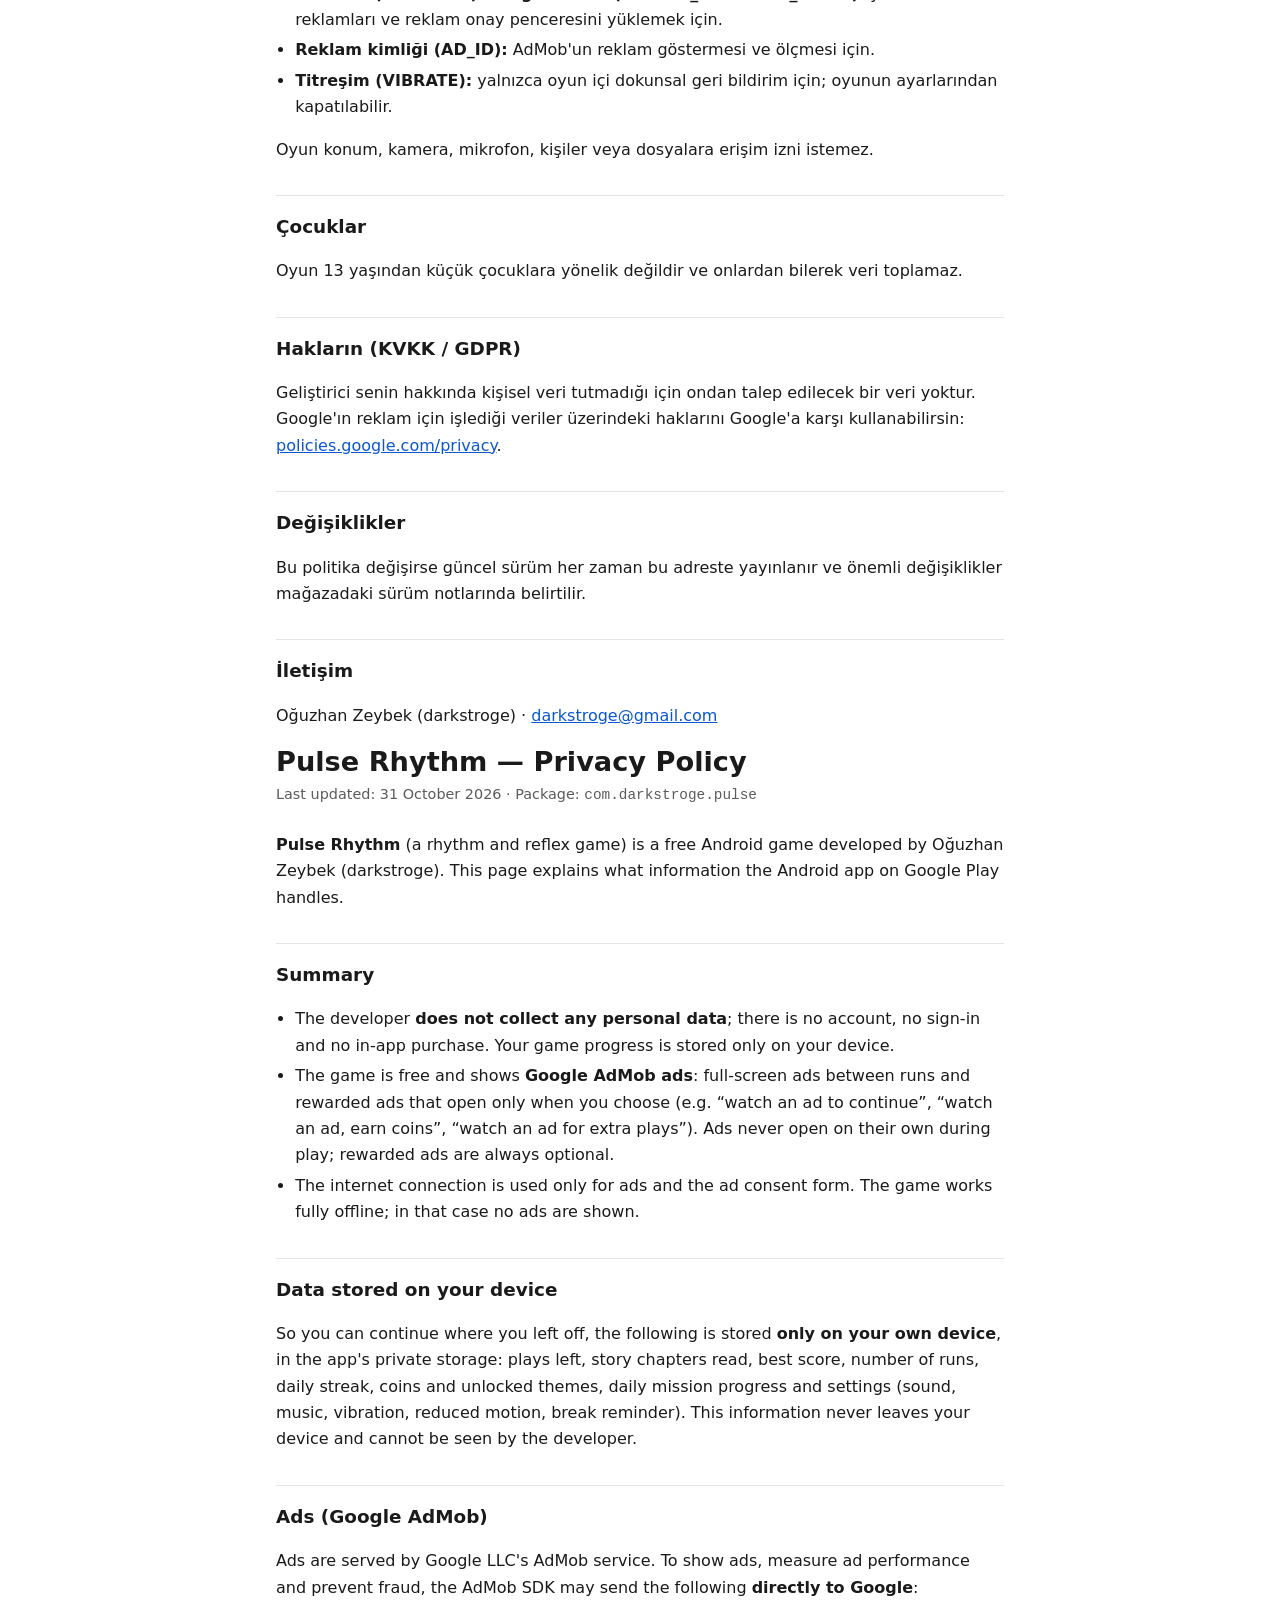
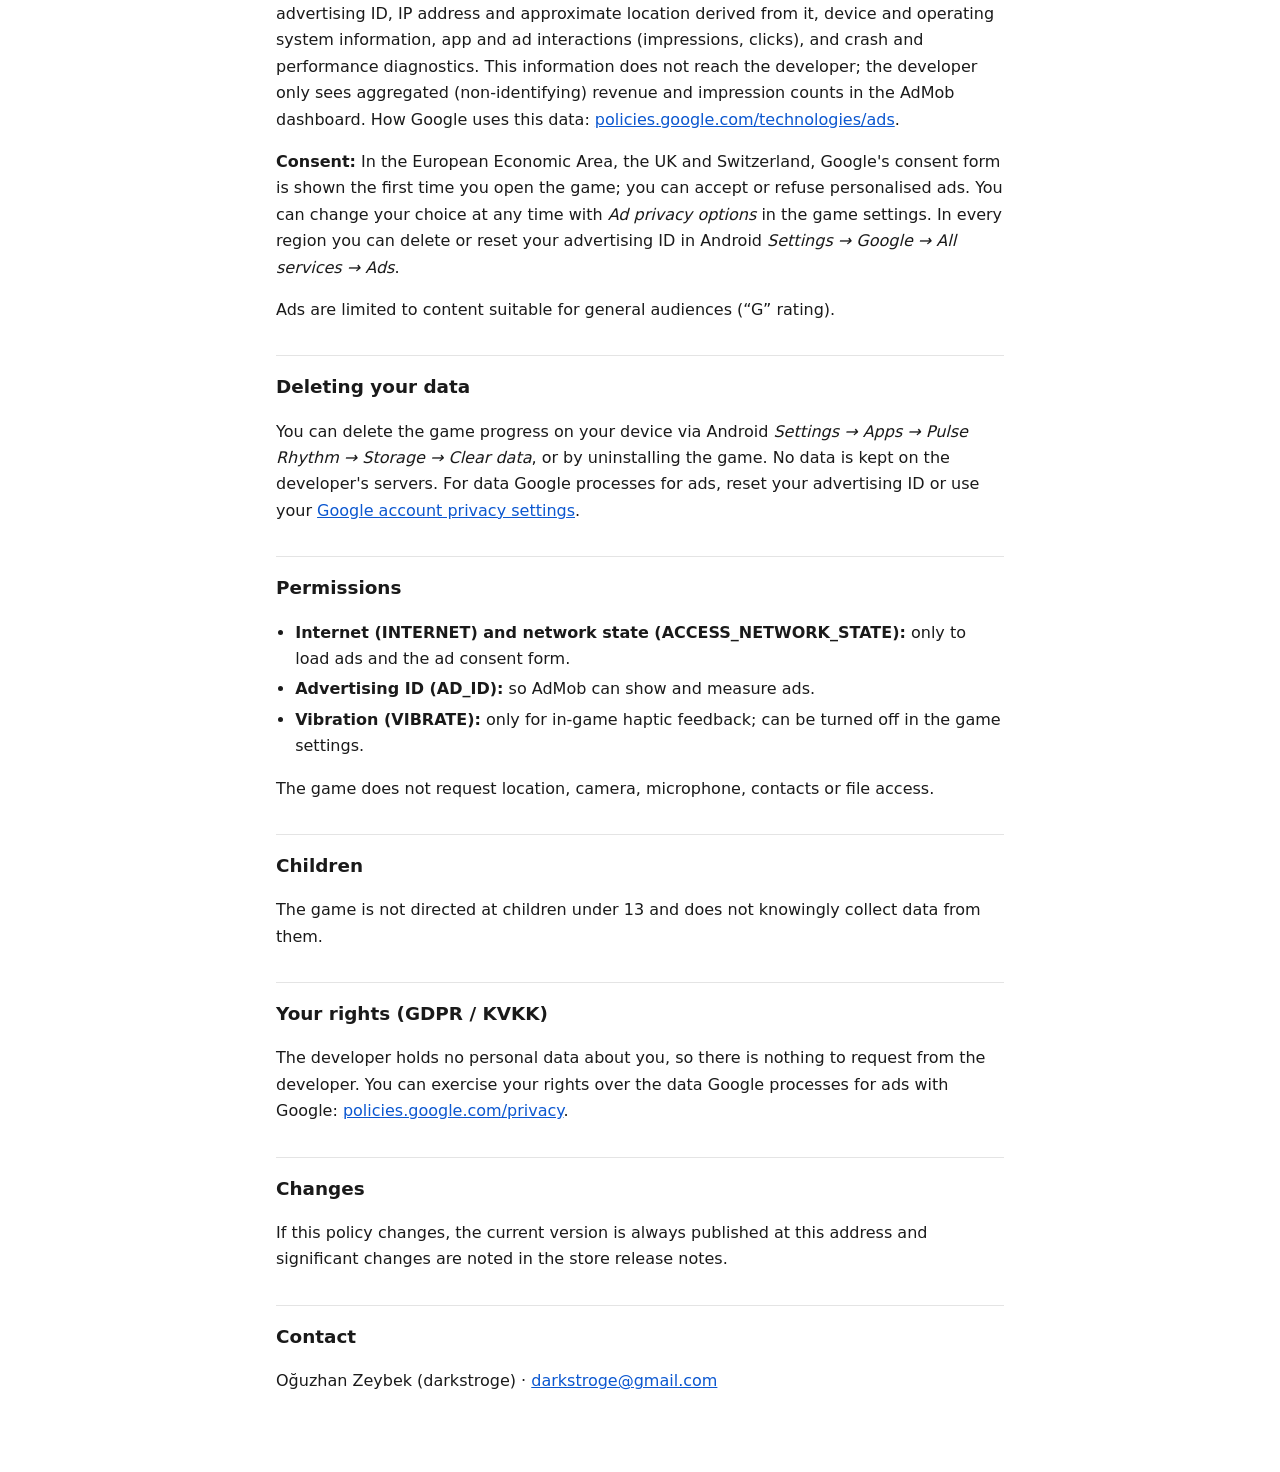
<file: pulse/index.html>
<!doctype html>
<html lang="tr">
<head>
<meta charset="utf-8">
<meta name="viewport" content="width=device-width,initial-scale=1">
<title>Pulse Rhythm — Gizlilik Politikası / Privacy Policy</title>
<link rel="stylesheet" href="../style.css">
</head>
<body><main>
<h1>Pulse Rhythm — Gizlilik Politikası</h1>
<p class="meta">Son güncelleme: 31 Ekim 2026 · Paket: <code>com.darkstroge.pulse</code></p>
<nav class="lang"><a href="#tr">Türkçe</a> · <a href="#en">English</a></nav>

<section id="tr" lang="tr">
<p><strong>Pulse Rhythm</strong> (ritim ve refleks oyunu), Oğuzhan Zeybek (darkstroge) tarafından geliştirilen ücretsiz bir Android oyunudur. Bu sayfa, Google Play'deki Android uygulamasının hangi bilgileri işlediğini açıklar.</p>

<h2>Özet</h2>
<ul>
<li>Geliştirici <strong>hiçbir kişisel veri toplamaz</strong>; hesap oluşturma, giriş ve uygulama içi satın alma yoktur. Oyun ilerlemen yalnızca cihazında saklanır.</li>
<li>Oyun ücretsizdir ve <strong>Google AdMob reklamları</strong> gösterir: turlar arasında tam ekran reklam ve yalnızca senin istediğinde açılan ödüllü reklam (ör. “reklam izle, kaldığın yerden devam et”, “reklam izle, jeton kazan”, “reklam izle, oynama hakkı kazan”). Reklamlar oyun sırasında kendiliğinden açılmaz; ödüllü reklamı izlemek her zaman isteğe bağlıdır.</li>
<li>İnternet bağlantısı yalnızca reklamlar ve reklam onay penceresi için kullanılır. Oyun internetsiz de tam çalışır; o durumda reklam gösterilmez.</li>
</ul>

<h2>Cihazda saklanan bilgiler</h2>
<p>Oyunu kaldığın yerden sürdürebilmen için şu bilgiler <strong>yalnızca kendi cihazında</strong>, uygulamanın özel depolama alanında saklanır: oynama hakkı, okunan hikâye bölümleri, en yüksek skor, oynanan tur sayısı, günlük seri, jeton ve açılan temalar, günlük görev ilerlemesi ve ayarlar (ses, müzik, titreşim, azaltılmış hareket, mola hatırlatması). Bu bilgiler cihazından çıkmaz ve geliştirici tarafından görülemez.</p>

<h2>Reklamlar (Google AdMob)</h2>
<p>Reklamları Google LLC'nin AdMob hizmeti sunar. Reklam göstermek, reklam performansını ölçmek ve dolandırıcılığı önlemek için AdMob SDK'sı cihazından şu bilgileri <strong>doğrudan Google'a</strong> gönderebilir: reklam kimliği (Advertising ID), IP adresi ve buna dayalı yaklaşık konum, cihaz ve işletim sistemi bilgileri, uygulama ve reklam etkileşimleri (gösterim, tıklama), çökme ve performans tanılama verileri. Bu bilgiler geliştiriciye gelmez; geliştirici yalnızca AdMob panelinde toplu (kişiyi tanımlamayan) gelir ve gösterim sayılarını görür. Google'ın bu verileri nasıl kullandığı: <a href="https://policies.google.com/technologies/ads">policies.google.com/technologies/ads</a>.</p>
<p><strong>Onay:</strong> Avrupa Ekonomik Alanı, Birleşik Krallık ve İsviçre'de oyunu ilk açtığında Google'ın onay penceresi gösterilir; kişiselleştirilmiş reklamı kabul edebilir veya reddedebilirsin. Seçimini oyunun ayarlarındaki <em>Reklam gizlilik seçenekleri</em> ile istediğin zaman değiştirebilirsin. Her bölgede Android <em>Ayarlar → Google → Tüm hizmetler → Reklamlar</em> bölümünden reklam kimliğini silebilir veya sıfırlayabilirsin.</p>
<p>Reklamlar genel izleyiciye uygun içerikle (“G” derecesi) sınırlandırılmıştır.</p>

<h2>Verilerin silinmesi</h2>
<p>Cihazındaki oyun ilerlemesini Android <em>Ayarlar → Uygulamalar → Pulse Rhythm → Depolama → Verileri temizle</em> ile ya da oyunu kaldırarak silebilirsin. Geliştiricinin sunucusunda tutulan bir veri yoktur. Google'ın reklam için işlediği veriler için reklam kimliğini sıfırlayabilir veya <a href="https://myaccount.google.com/data-and-privacy">Google hesabının gizlilik ayarlarını</a> kullanabilirsin.</p>

<h2>İzinler</h2>
<ul>
<li><strong>İnternet (INTERNET) ve ağ durumu (ACCESS_NETWORK_STATE):</strong> yalnızca reklamları ve reklam onay penceresini yüklemek için.</li>
<li><strong>Reklam kimliği (AD_ID):</strong> AdMob'un reklam göstermesi ve ölçmesi için.</li>
<li><strong>Titreşim (VIBRATE):</strong> yalnızca oyun içi dokunsal geri bildirim için; oyunun ayarlarından kapatılabilir.</li>
</ul>
<p>Oyun konum, kamera, mikrofon, kişiler veya dosyalara erişim izni istemez.</p>

<h2>Çocuklar</h2>
<p>Oyun 13 yaşından küçük çocuklara yönelik değildir ve onlardan bilerek veri toplamaz.</p>

<h2>Hakların (KVKK / GDPR)</h2>
<p>Geliştirici senin hakkında kişisel veri tutmadığı için ondan talep edilecek bir veri yoktur. Google'ın reklam için işlediği veriler üzerindeki haklarını Google'a karşı kullanabilirsin: <a href="https://policies.google.com/privacy">policies.google.com/privacy</a>.</p>

<h2>Değişiklikler</h2>
<p>Bu politika değişirse güncel sürüm her zaman bu adreste yayınlanır ve önemli değişiklikler mağazadaki sürüm notlarında belirtilir.</p>

<h2>İletişim</h2>
<p>Oğuzhan Zeybek (darkstroge) · <a href="mailto:darkstroge@gmail.com">darkstroge@gmail.com</a></p>
</section>

<section id="en" lang="en">
<h1>Pulse Rhythm — Privacy Policy</h1>
<p class="meta">Last updated: 31 October 2026 · Package: <code>com.darkstroge.pulse</code></p>
<p><strong>Pulse Rhythm</strong> (a rhythm and reflex game) is a free Android game developed by Oğuzhan Zeybek (darkstroge). This page explains what information the Android app on Google Play handles.</p>

<h2>Summary</h2>
<ul>
<li>The developer <strong>does not collect any personal data</strong>; there is no account, no sign-in and no in-app purchase. Your game progress is stored only on your device.</li>
<li>The game is free and shows <strong>Google AdMob ads</strong>: full-screen ads between runs and rewarded ads that open only when you choose (e.g. “watch an ad to continue”, “watch an ad, earn coins”, “watch an ad for extra plays”). Ads never open on their own during play; rewarded ads are always optional.</li>
<li>The internet connection is used only for ads and the ad consent form. The game works fully offline; in that case no ads are shown.</li>
</ul>

<h2>Data stored on your device</h2>
<p>So you can continue where you left off, the following is stored <strong>only on your own device</strong>, in the app's private storage: plays left, story chapters read, best score, number of runs, daily streak, coins and unlocked themes, daily mission progress and settings (sound, music, vibration, reduced motion, break reminder). This information never leaves your device and cannot be seen by the developer.</p>

<h2>Ads (Google AdMob)</h2>
<p>Ads are served by Google LLC's AdMob service. To show ads, measure ad performance and prevent fraud, the AdMob SDK may send the following <strong>directly to Google</strong>: advertising ID, IP address and approximate location derived from it, device and operating system information, app and ad interactions (impressions, clicks), and crash and performance diagnostics. This information does not reach the developer; the developer only sees aggregated (non-identifying) revenue and impression counts in the AdMob dashboard. How Google uses this data: <a href="https://policies.google.com/technologies/ads">policies.google.com/technologies/ads</a>.</p>
<p><strong>Consent:</strong> In the European Economic Area, the UK and Switzerland, Google's consent form is shown the first time you open the game; you can accept or refuse personalised ads. You can change your choice at any time with <em>Ad privacy options</em> in the game settings. In every region you can delete or reset your advertising ID in Android <em>Settings → Google → All services → Ads</em>.</p>
<p>Ads are limited to content suitable for general audiences (“G” rating).</p>

<h2>Deleting your data</h2>
<p>You can delete the game progress on your device via Android <em>Settings → Apps → Pulse Rhythm → Storage → Clear data</em>, or by uninstalling the game. No data is kept on the developer's servers. For data Google processes for ads, reset your advertising ID or use your <a href="https://myaccount.google.com/data-and-privacy">Google account privacy settings</a>.</p>

<h2>Permissions</h2>
<ul>
<li><strong>Internet (INTERNET) and network state (ACCESS_NETWORK_STATE):</strong> only to load ads and the ad consent form.</li>
<li><strong>Advertising ID (AD_ID):</strong> so AdMob can show and measure ads.</li>
<li><strong>Vibration (VIBRATE):</strong> only for in-game haptic feedback; can be turned off in the game settings.</li>
</ul>
<p>The game does not request location, camera, microphone, contacts or file access.</p>

<h2>Children</h2>
<p>The game is not directed at children under 13 and does not knowingly collect data from them.</p>

<h2>Your rights (GDPR / KVKK)</h2>
<p>The developer holds no personal data about you, so there is nothing to request from the developer. You can exercise your rights over the data Google processes for ads with Google: <a href="https://policies.google.com/privacy">policies.google.com/privacy</a>.</p>

<h2>Changes</h2>
<p>If this policy changes, the current version is always published at this address and significant changes are noted in the store release notes.</p>

<h2>Contact</h2>
<p>Oğuzhan Zeybek (darkstroge) · <a href="mailto:darkstroge@gmail.com">darkstroge@gmail.com</a></p>
</section>
</main></body>
</html>
</file>
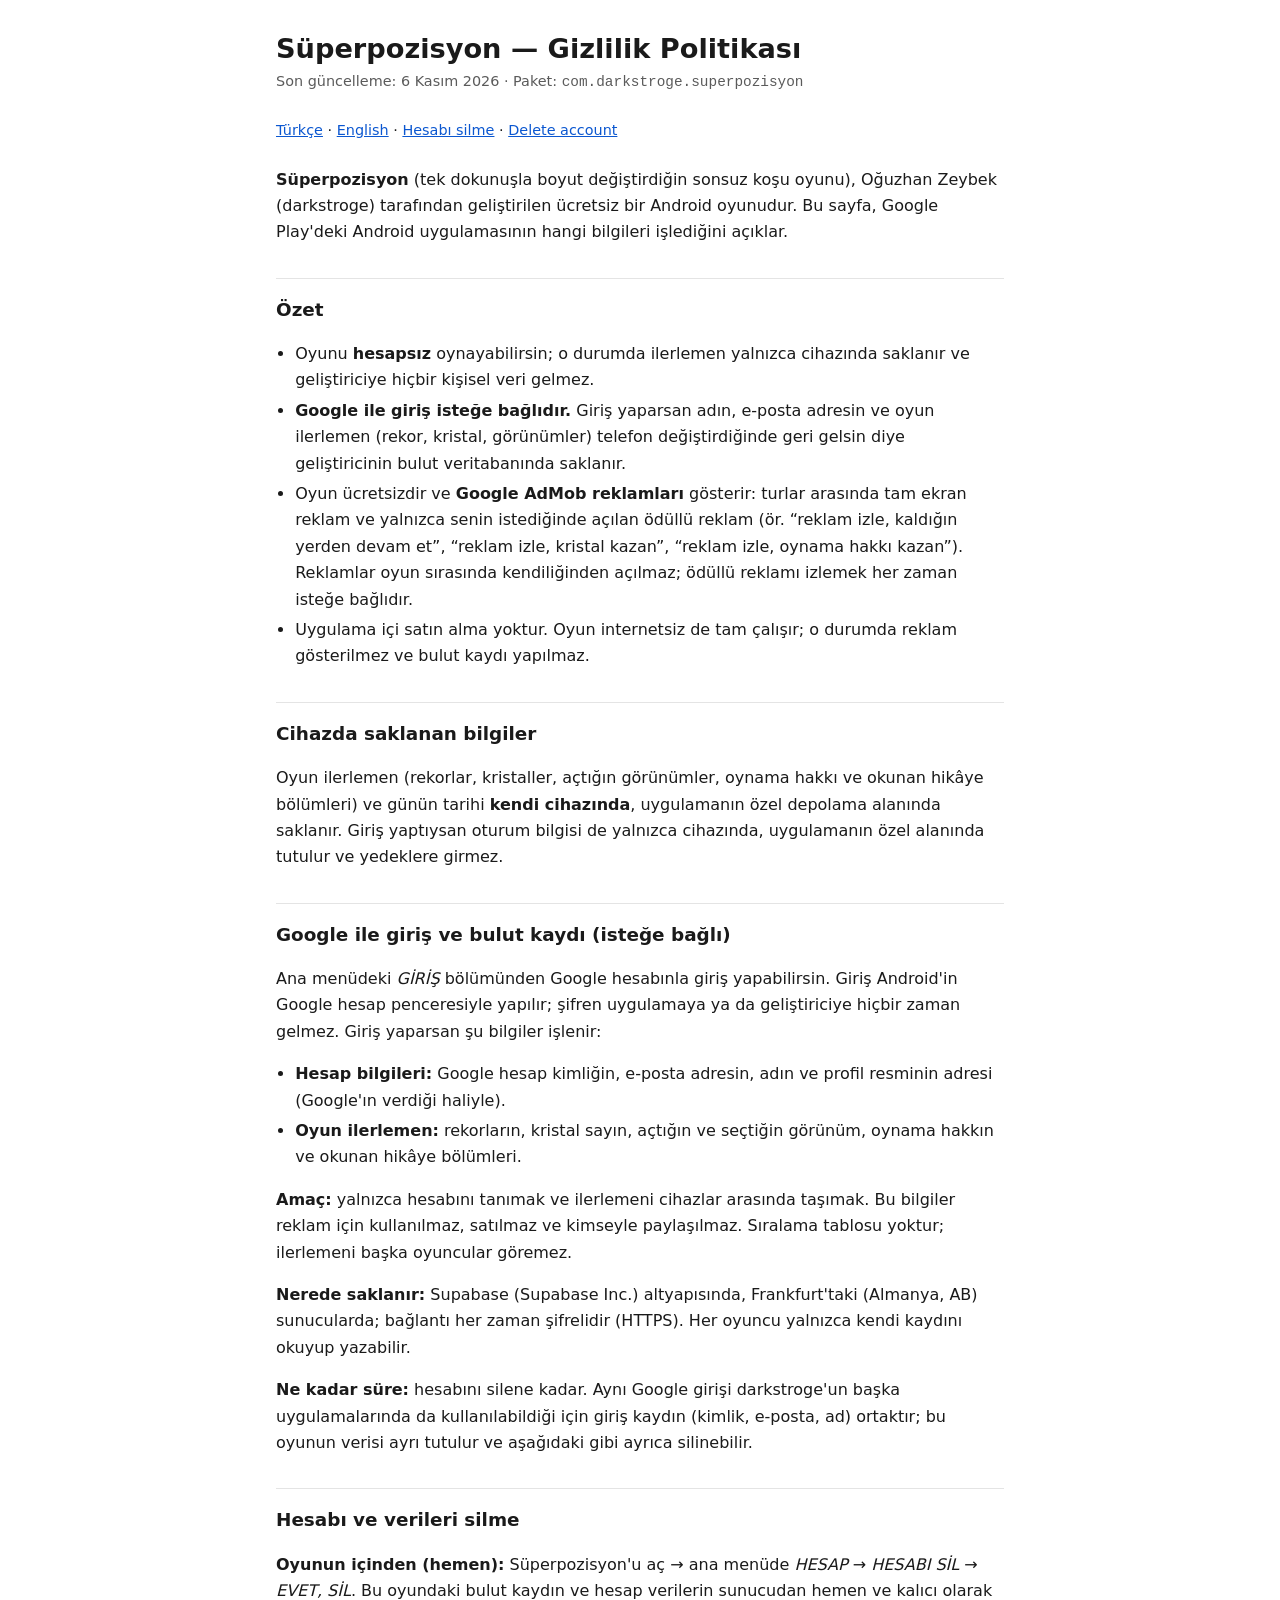
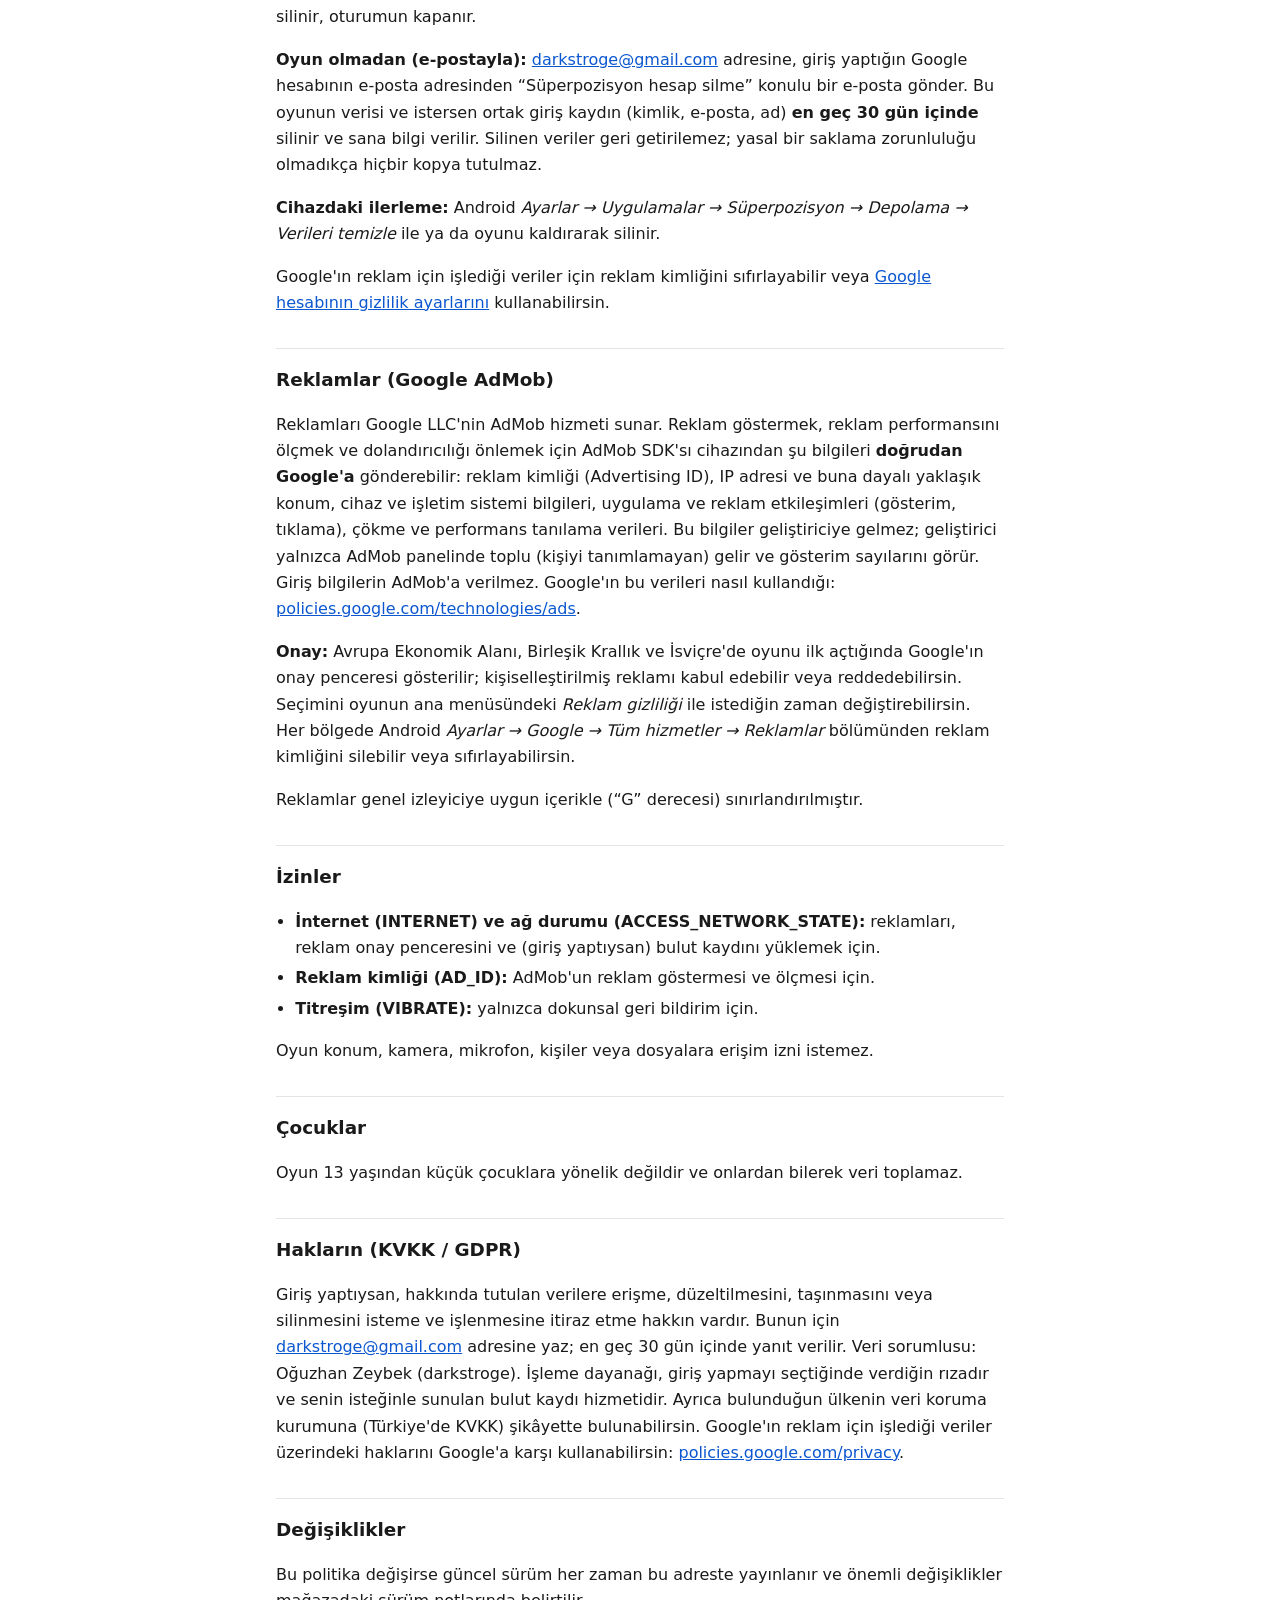
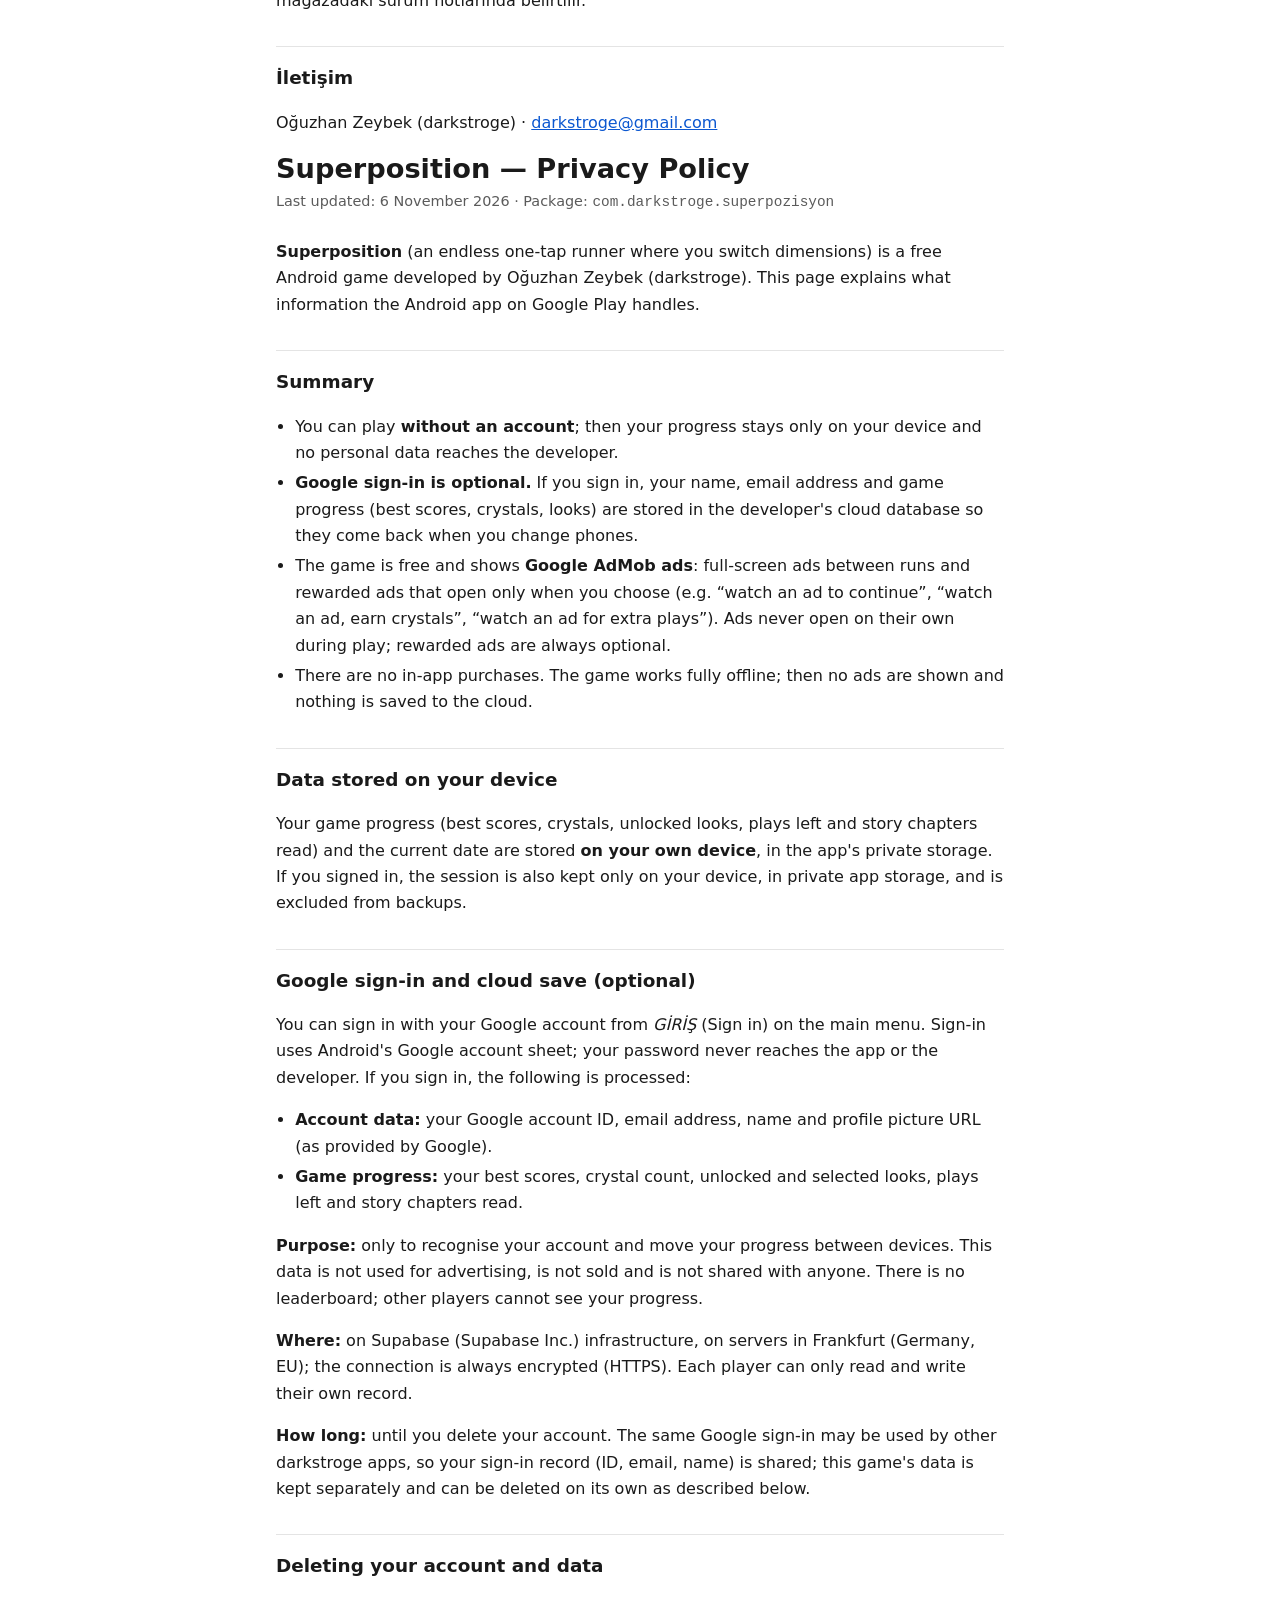
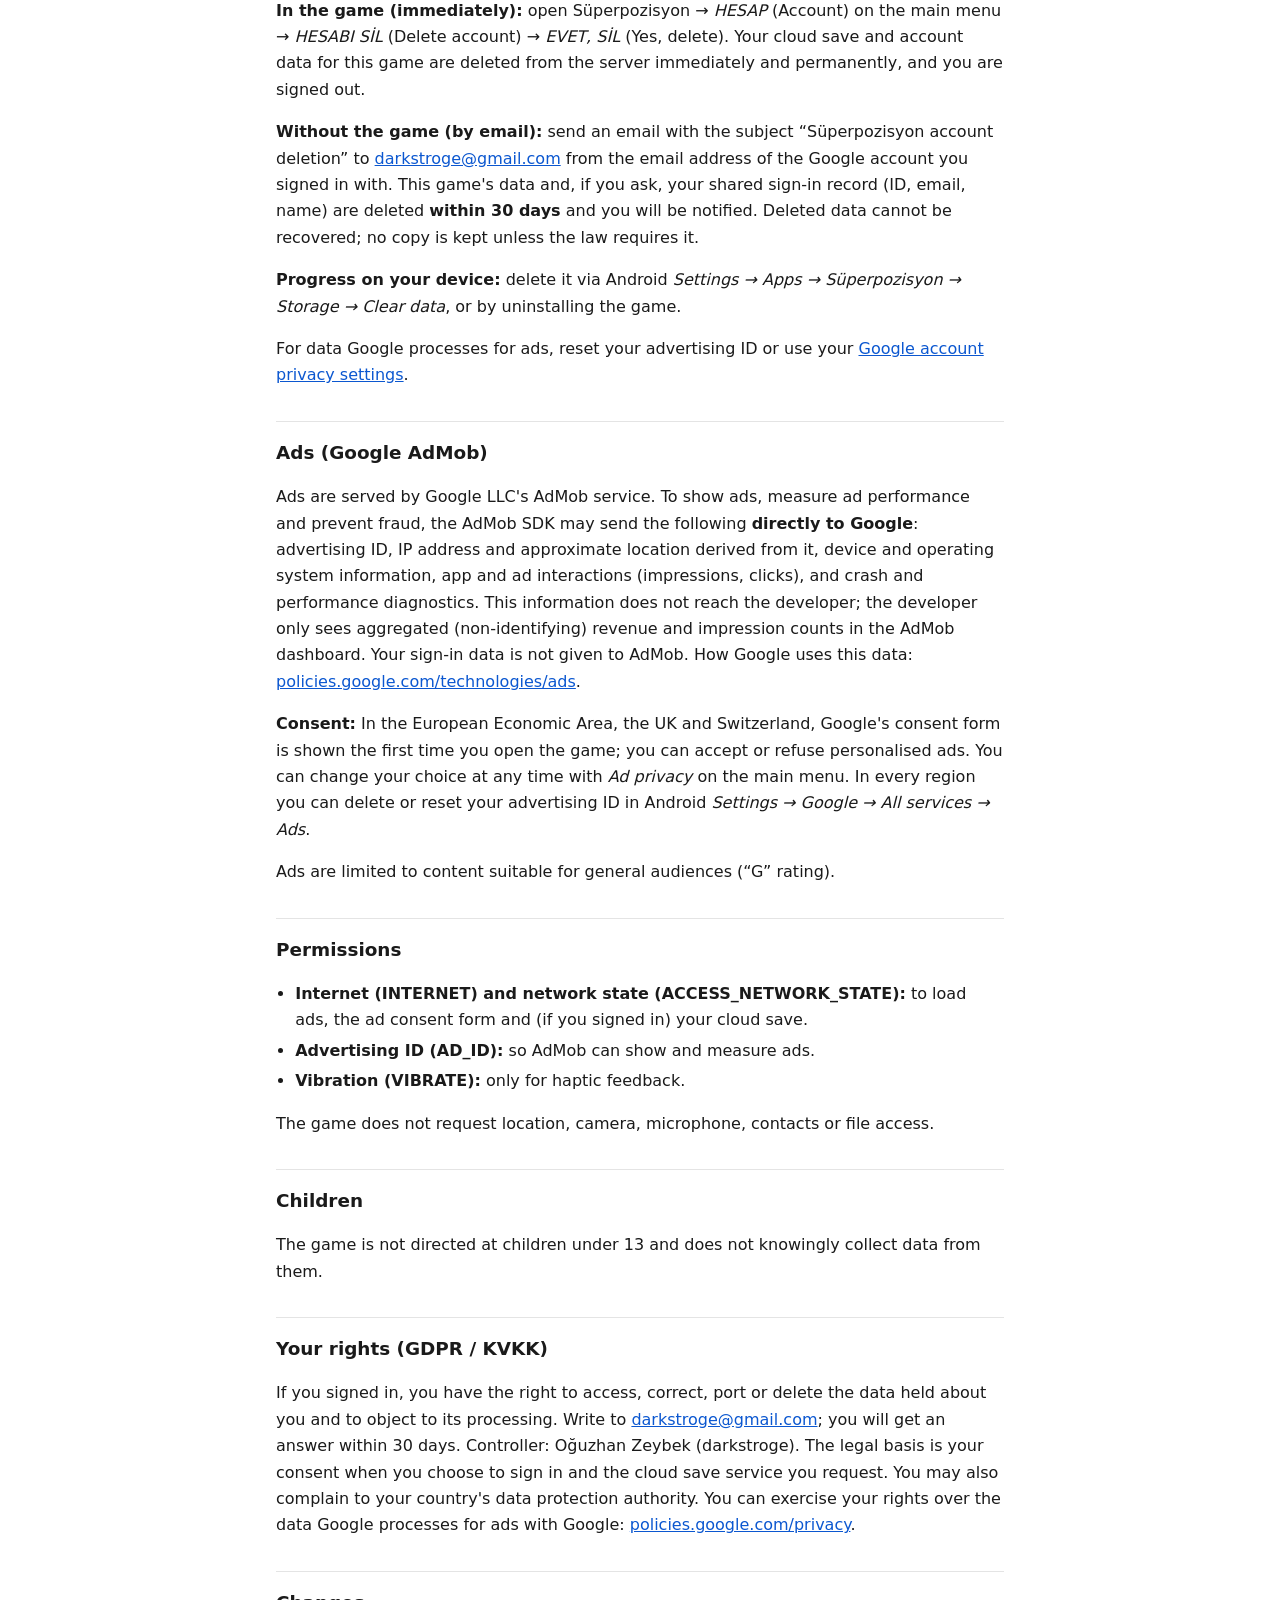
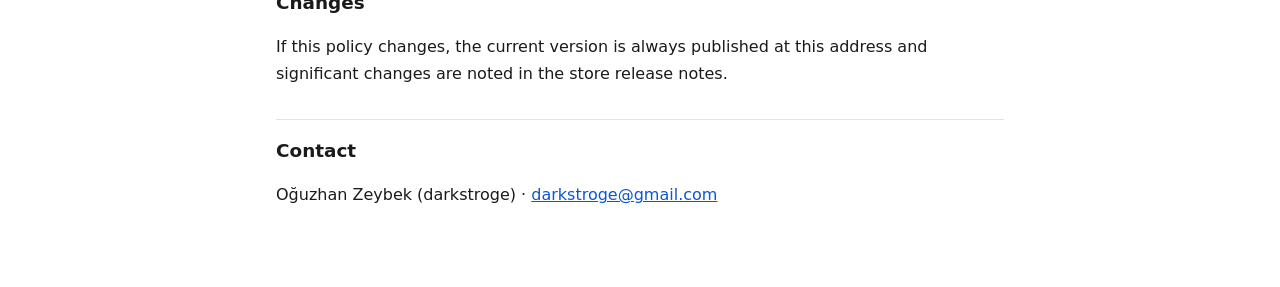
<file: superpozisyon/index.html>
<!doctype html>
<html lang="tr">
<head>
<meta charset="utf-8">
<meta name="viewport" content="width=device-width,initial-scale=1">
<title>Süperpozisyon — Gizlilik Politikası / Privacy Policy</title>
<link rel="stylesheet" href="../style.css">
</head>
<body><main>
<h1>Süperpozisyon — Gizlilik Politikası</h1>
<p class="meta">Son güncelleme: 6 Kasım 2026 · Paket: <code>com.darkstroge.superpozisyon</code></p>
<nav class="lang"><a href="#tr">Türkçe</a> · <a href="#en">English</a> · <a href="#hesap-silme">Hesabı silme</a> · <a href="#delete-account">Delete account</a></nav>

<section id="tr" lang="tr">
<p><strong>Süperpozisyon</strong> (tek dokunuşla boyut değiştirdiğin sonsuz koşu oyunu), Oğuzhan Zeybek (darkstroge) tarafından geliştirilen ücretsiz bir Android oyunudur. Bu sayfa, Google Play'deki Android uygulamasının hangi bilgileri işlediğini açıklar.</p>

<h2>Özet</h2>
<ul>
<li>Oyunu <strong>hesapsız</strong> oynayabilirsin; o durumda ilerlemen yalnızca cihazında saklanır ve geliştiriciye hiçbir kişisel veri gelmez.</li>
<li><strong>Google ile giriş isteğe bağlıdır.</strong> Giriş yaparsan adın, e-posta adresin ve oyun ilerlemen (rekor, kristal, görünümler) telefon değiştirdiğinde geri gelsin diye geliştiricinin bulut veritabanında saklanır.</li>
<li>Oyun ücretsizdir ve <strong>Google AdMob reklamları</strong> gösterir: turlar arasında tam ekran reklam ve yalnızca senin istediğinde açılan ödüllü reklam (ör. “reklam izle, kaldığın yerden devam et”, “reklam izle, kristal kazan”, “reklam izle, oynama hakkı kazan”). Reklamlar oyun sırasında kendiliğinden açılmaz; ödüllü reklamı izlemek her zaman isteğe bağlıdır.</li>
<li>Uygulama içi satın alma yoktur. Oyun internetsiz de tam çalışır; o durumda reklam gösterilmez ve bulut kaydı yapılmaz.</li>
</ul>

<h2>Cihazda saklanan bilgiler</h2>
<p>Oyun ilerlemen (rekorlar, kristaller, açtığın görünümler, oynama hakkı ve okunan hikâye bölümleri) ve günün tarihi <strong>kendi cihazında</strong>, uygulamanın özel depolama alanında saklanır. Giriş yaptıysan oturum bilgisi de yalnızca cihazında, uygulamanın özel alanında tutulur ve yedeklere girmez.</p>

<h2>Google ile giriş ve bulut kaydı (isteğe bağlı)</h2>
<p>Ana menüdeki <em>GİRİŞ</em> bölümünden Google hesabınla giriş yapabilirsin. Giriş Android'in Google hesap penceresiyle yapılır; şifren uygulamaya ya da geliştiriciye hiçbir zaman gelmez. Giriş yaparsan şu bilgiler işlenir:</p>
<ul>
<li><strong>Hesap bilgileri:</strong> Google hesap kimliğin, e-posta adresin, adın ve profil resminin adresi (Google'ın verdiği haliyle).</li>
<li><strong>Oyun ilerlemen:</strong> rekorların, kristal sayın, açtığın ve seçtiğin görünüm, oynama hakkın ve okunan hikâye bölümleri.</li>
</ul>
<p><strong>Amaç:</strong> yalnızca hesabını tanımak ve ilerlemeni cihazlar arasında taşımak. Bu bilgiler reklam için kullanılmaz, satılmaz ve kimseyle paylaşılmaz. Sıralama tablosu yoktur; ilerlemeni başka oyuncular göremez.</p>
<p><strong>Nerede saklanır:</strong> Supabase (Supabase Inc.) altyapısında, Frankfurt'taki (Almanya, AB) sunucularda; bağlantı her zaman şifrelidir (HTTPS). Her oyuncu yalnızca kendi kaydını okuyup yazabilir.</p>
<p><strong>Ne kadar süre:</strong> hesabını silene kadar. Aynı Google girişi darkstroge'un başka uygulamalarında da kullanılabildiği için giriş kaydın (kimlik, e-posta, ad) ortaktır; bu oyunun verisi ayrı tutulur ve aşağıdaki gibi ayrıca silinebilir.</p>

<h2 id="hesap-silme">Hesabı ve verileri silme</h2>
<p><strong>Oyunun içinden (hemen):</strong> Süperpozisyon'u aç → ana menüde <em>HESAP</em> → <em>HESABI SİL</em> → <em>EVET, SİL</em>. Bu oyundaki bulut kaydın ve hesap verilerin sunucudan hemen ve kalıcı olarak silinir, oturumun kapanır.</p>
<p><strong>Oyun olmadan (e-postayla):</strong> <a href="mailto:darkstroge@gmail.com?subject=S%C3%BCperpozisyon%20hesap%20silme">darkstroge@gmail.com</a> adresine, giriş yaptığın Google hesabının e-posta adresinden “Süperpozisyon hesap silme” konulu bir e-posta gönder. Bu oyunun verisi ve istersen ortak giriş kaydın (kimlik, e-posta, ad) <strong>en geç 30 gün içinde</strong> silinir ve sana bilgi verilir. Silinen veriler geri getirilemez; yasal bir saklama zorunluluğu olmadıkça hiçbir kopya tutulmaz.</p>
<p><strong>Cihazdaki ilerleme:</strong> Android <em>Ayarlar → Uygulamalar → Süperpozisyon → Depolama → Verileri temizle</em> ile ya da oyunu kaldırarak silinir.</p>
<p>Google'ın reklam için işlediği veriler için reklam kimliğini sıfırlayabilir veya <a href="https://myaccount.google.com/data-and-privacy">Google hesabının gizlilik ayarlarını</a> kullanabilirsin.</p>

<h2>Reklamlar (Google AdMob)</h2>
<p>Reklamları Google LLC'nin AdMob hizmeti sunar. Reklam göstermek, reklam performansını ölçmek ve dolandırıcılığı önlemek için AdMob SDK'sı cihazından şu bilgileri <strong>doğrudan Google'a</strong> gönderebilir: reklam kimliği (Advertising ID), IP adresi ve buna dayalı yaklaşık konum, cihaz ve işletim sistemi bilgileri, uygulama ve reklam etkileşimleri (gösterim, tıklama), çökme ve performans tanılama verileri. Bu bilgiler geliştiriciye gelmez; geliştirici yalnızca AdMob panelinde toplu (kişiyi tanımlamayan) gelir ve gösterim sayılarını görür. Giriş bilgilerin AdMob'a verilmez. Google'ın bu verileri nasıl kullandığı: <a href="https://policies.google.com/technologies/ads">policies.google.com/technologies/ads</a>.</p>
<p><strong>Onay:</strong> Avrupa Ekonomik Alanı, Birleşik Krallık ve İsviçre'de oyunu ilk açtığında Google'ın onay penceresi gösterilir; kişiselleştirilmiş reklamı kabul edebilir veya reddedebilirsin. Seçimini oyunun ana menüsündeki <em>Reklam gizliliği</em> ile istediğin zaman değiştirebilirsin. Her bölgede Android <em>Ayarlar → Google → Tüm hizmetler → Reklamlar</em> bölümünden reklam kimliğini silebilir veya sıfırlayabilirsin.</p>
<p>Reklamlar genel izleyiciye uygun içerikle (“G” derecesi) sınırlandırılmıştır.</p>

<h2>İzinler</h2>
<ul>
<li><strong>İnternet (INTERNET) ve ağ durumu (ACCESS_NETWORK_STATE):</strong> reklamları, reklam onay penceresini ve (giriş yaptıysan) bulut kaydını yüklemek için.</li>
<li><strong>Reklam kimliği (AD_ID):</strong> AdMob'un reklam göstermesi ve ölçmesi için.</li>
<li><strong>Titreşim (VIBRATE):</strong> yalnızca dokunsal geri bildirim için.</li>
</ul>
<p>Oyun konum, kamera, mikrofon, kişiler veya dosyalara erişim izni istemez.</p>

<h2>Çocuklar</h2>
<p>Oyun 13 yaşından küçük çocuklara yönelik değildir ve onlardan bilerek veri toplamaz.</p>

<h2>Hakların (KVKK / GDPR)</h2>
<p>Giriş yaptıysan, hakkında tutulan verilere erişme, düzeltilmesini, taşınmasını veya silinmesini isteme ve işlenmesine itiraz etme hakkın vardır. Bunun için <a href="mailto:darkstroge@gmail.com">darkstroge@gmail.com</a> adresine yaz; en geç 30 gün içinde yanıt verilir. Veri sorumlusu: Oğuzhan Zeybek (darkstroge). İşleme dayanağı, giriş yapmayı seçtiğinde verdiğin rızadır ve senin isteğinle sunulan bulut kaydı hizmetidir. Ayrıca bulunduğun ülkenin veri koruma kurumuna (Türkiye'de KVKK) şikâyette bulunabilirsin. Google'ın reklam için işlediği veriler üzerindeki haklarını Google'a karşı kullanabilirsin: <a href="https://policies.google.com/privacy">policies.google.com/privacy</a>.</p>

<h2>Değişiklikler</h2>
<p>Bu politika değişirse güncel sürüm her zaman bu adreste yayınlanır ve önemli değişiklikler mağazadaki sürüm notlarında belirtilir.</p>

<h2>İletişim</h2>
<p>Oğuzhan Zeybek (darkstroge) · <a href="mailto:darkstroge@gmail.com">darkstroge@gmail.com</a></p>
</section>

<section id="en" lang="en">
<h1>Superposition — Privacy Policy</h1>
<p class="meta">Last updated: 6 November 2026 · Package: <code>com.darkstroge.superpozisyon</code></p>
<p><strong>Superposition</strong> (an endless one-tap runner where you switch dimensions) is a free Android game developed by Oğuzhan Zeybek (darkstroge). This page explains what information the Android app on Google Play handles.</p>

<h2>Summary</h2>
<ul>
<li>You can play <strong>without an account</strong>; then your progress stays only on your device and no personal data reaches the developer.</li>
<li><strong>Google sign-in is optional.</strong> If you sign in, your name, email address and game progress (best scores, crystals, looks) are stored in the developer's cloud database so they come back when you change phones.</li>
<li>The game is free and shows <strong>Google AdMob ads</strong>: full-screen ads between runs and rewarded ads that open only when you choose (e.g. “watch an ad to continue”, “watch an ad, earn crystals”, “watch an ad for extra plays”). Ads never open on their own during play; rewarded ads are always optional.</li>
<li>There are no in-app purchases. The game works fully offline; then no ads are shown and nothing is saved to the cloud.</li>
</ul>

<h2>Data stored on your device</h2>
<p>Your game progress (best scores, crystals, unlocked looks, plays left and story chapters read) and the current date are stored <strong>on your own device</strong>, in the app's private storage. If you signed in, the session is also kept only on your device, in private app storage, and is excluded from backups.</p>

<h2>Google sign-in and cloud save (optional)</h2>
<p>You can sign in with your Google account from <em>GİRİŞ</em> (Sign in) on the main menu. Sign-in uses Android's Google account sheet; your password never reaches the app or the developer. If you sign in, the following is processed:</p>
<ul>
<li><strong>Account data:</strong> your Google account ID, email address, name and profile picture URL (as provided by Google).</li>
<li><strong>Game progress:</strong> your best scores, crystal count, unlocked and selected looks, plays left and story chapters read.</li>
</ul>
<p><strong>Purpose:</strong> only to recognise your account and move your progress between devices. This data is not used for advertising, is not sold and is not shared with anyone. There is no leaderboard; other players cannot see your progress.</p>
<p><strong>Where:</strong> on Supabase (Supabase Inc.) infrastructure, on servers in Frankfurt (Germany, EU); the connection is always encrypted (HTTPS). Each player can only read and write their own record.</p>
<p><strong>How long:</strong> until you delete your account. The same Google sign-in may be used by other darkstroge apps, so your sign-in record (ID, email, name) is shared; this game's data is kept separately and can be deleted on its own as described below.</p>

<h2 id="delete-account">Deleting your account and data</h2>
<p><strong>In the game (immediately):</strong> open Süperpozisyon → <em>HESAP</em> (Account) on the main menu → <em>HESABI SİL</em> (Delete account) → <em>EVET, SİL</em> (Yes, delete). Your cloud save and account data for this game are deleted from the server immediately and permanently, and you are signed out.</p>
<p><strong>Without the game (by email):</strong> send an email with the subject “Süperpozisyon account deletion” to <a href="mailto:darkstroge@gmail.com?subject=S%C3%BCperpozisyon%20account%20deletion">darkstroge@gmail.com</a> from the email address of the Google account you signed in with. This game's data and, if you ask, your shared sign-in record (ID, email, name) are deleted <strong>within 30 days</strong> and you will be notified. Deleted data cannot be recovered; no copy is kept unless the law requires it.</p>
<p><strong>Progress on your device:</strong> delete it via Android <em>Settings → Apps → Süperpozisyon → Storage → Clear data</em>, or by uninstalling the game.</p>
<p>For data Google processes for ads, reset your advertising ID or use your <a href="https://myaccount.google.com/data-and-privacy">Google account privacy settings</a>.</p>

<h2>Ads (Google AdMob)</h2>
<p>Ads are served by Google LLC's AdMob service. To show ads, measure ad performance and prevent fraud, the AdMob SDK may send the following <strong>directly to Google</strong>: advertising ID, IP address and approximate location derived from it, device and operating system information, app and ad interactions (impressions, clicks), and crash and performance diagnostics. This information does not reach the developer; the developer only sees aggregated (non-identifying) revenue and impression counts in the AdMob dashboard. Your sign-in data is not given to AdMob. How Google uses this data: <a href="https://policies.google.com/technologies/ads">policies.google.com/technologies/ads</a>.</p>
<p><strong>Consent:</strong> In the European Economic Area, the UK and Switzerland, Google's consent form is shown the first time you open the game; you can accept or refuse personalised ads. You can change your choice at any time with <em>Ad privacy</em> on the main menu. In every region you can delete or reset your advertising ID in Android <em>Settings → Google → All services → Ads</em>.</p>
<p>Ads are limited to content suitable for general audiences (“G” rating).</p>

<h2>Permissions</h2>
<ul>
<li><strong>Internet (INTERNET) and network state (ACCESS_NETWORK_STATE):</strong> to load ads, the ad consent form and (if you signed in) your cloud save.</li>
<li><strong>Advertising ID (AD_ID):</strong> so AdMob can show and measure ads.</li>
<li><strong>Vibration (VIBRATE):</strong> only for haptic feedback.</li>
</ul>
<p>The game does not request location, camera, microphone, contacts or file access.</p>

<h2>Children</h2>
<p>The game is not directed at children under 13 and does not knowingly collect data from them.</p>

<h2>Your rights (GDPR / KVKK)</h2>
<p>If you signed in, you have the right to access, correct, port or delete the data held about you and to object to its processing. Write to <a href="mailto:darkstroge@gmail.com">darkstroge@gmail.com</a>; you will get an answer within 30 days. Controller: Oğuzhan Zeybek (darkstroge). The legal basis is your consent when you choose to sign in and the cloud save service you request. You may also complain to your country's data protection authority. You can exercise your rights over the data Google processes for ads with Google: <a href="https://policies.google.com/privacy">policies.google.com/privacy</a>.</p>

<h2>Changes</h2>
<p>If this policy changes, the current version is always published at this address and significant changes are noted in the store release notes.</p>

<h2>Contact</h2>
<p>Oğuzhan Zeybek (darkstroge) · <a href="mailto:darkstroge@gmail.com">darkstroge@gmail.com</a></p>
</section>
</main></body>
</html>
</file>
<file: style.css>
:root{--bg:#fff;--fg:#1a1a1a;--muted:#5b5b5b;--line:#e4e4e4;--link:#0b57d0}
@media (prefers-color-scheme:dark){:root{--bg:#121212;--fg:#ececec;--muted:#a8a8a8;--line:#2c2c2c;--link:#8ab4f8}}
*{box-sizing:border-box}body{margin:0;background:var(--bg);color:var(--fg);font:16px/1.65 system-ui,-apple-system,"Segoe UI",Roboto,sans-serif}
main{max-width:760px;margin:0 auto;padding:32px 16px 64px}h1{font-size:1.7rem;line-height:1.25;margin:0 0 4px}
h2{font-size:1.15rem;margin:32px 0 8px;padding-top:16px;border-top:1px solid var(--line)}
.meta{color:var(--muted);font-size:.9rem;margin:0 0 24px}a{color:var(--link)}
nav.lang{font-size:.9rem;margin-bottom:24px}ul{padding-left:1.2rem}li{margin:4px 0}
</file>
